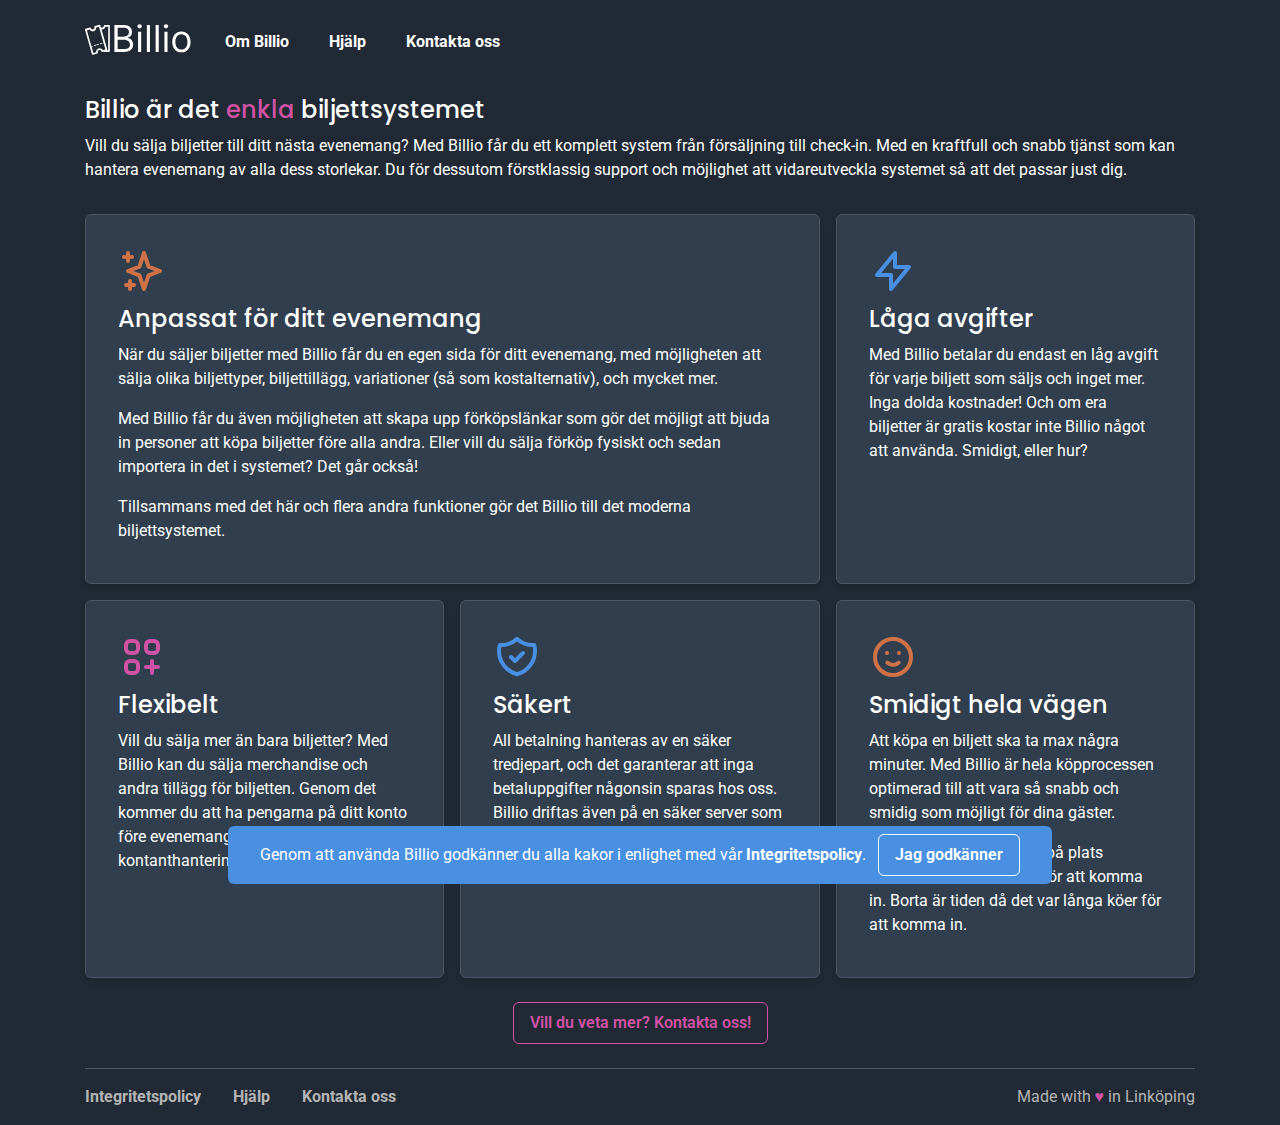
<file: about.html>
<!doctype html>
<html lang="sv">

<head>
    <meta charset="utf-8">
    <meta name="viewport" content="width=device-width, initial-scale=1">

    <!-- CSRF Token -->
    <meta name="csrf-token" content="gf869lZeG4kfcyvbWtFX0sTvMgBQZZTGCc0wYNRk">

    <title>Om oss | Billio</title>
    <meta name="description" content="Vill du sälja biljetter till ditt nästa evenemang? Med Billio får du ett komplett system från försäljning till check-in. Med en kraftfull och snabb tjänst som kan hantera evenemang av alla storlekar.">

    <link rel="shortcut icon" type="image/png" href="img/favicon.png">
    <meta property="og:type" content="website" />
    <meta property="og:title" content="Om oss | Billio" />
    <meta property="og:description" content="Vill du sälja biljetter till ditt nästa evenemang? Med Billio får du ett komplett system från försäljning till check-in. Med en kraftfull och snabb tjänst som kan hantera evenemang av alla storlekar." />
    <meta property="og:image" content="https://billio.app/img/billio-share.jpg" />

    <!-- Scripts -->
    <script src="js/app.js@id=925cad0fbf80ed5c2442" defer></script>

    <!-- Global site tag (gtag.js) - Google Analytics -->
    <script async src="https://www.googletagmanager.com/gtag/js?id=UA-129583569-1"></script>
    <script>
        window.dataLayer = window.dataLayer || [];

        function gtag() {
            dataLayer.push(arguments);
        }
        gtag('js', new Date());
        gtag('config', 'UA-129583569-1');
    </script>

    <!-- Fonts -->
    <link rel="preconnect" href="https://fonts.googleapis.com">
    <link rel="preconnect" href="https://fonts.gstatic.com" crossorigin>
    <link
        href="https://fonts.googleapis.com/css2?family=Poppins:ital,wght@0,100;0,200;0,300;0,400;0,500;0,600;0,700;0,800;0,900;1,100;1,200;1,300;1,400;1,500;1,600;1,700;1,800;1,900&family=Roboto:ital,wght@0,100;0,300;0,400;0,500;0,700;0,900;1,100;1,300;1,400;1,500;1,700;1,900&display=swap"
        rel="stylesheet">

    <!-- Styles -->
    <link href="css/app.css@id=e35f3efd5b0fe23a0d72.css" rel="stylesheet" data-turbolinks-track="true">

    <style >[wire\:loading], [wire\:loading\.delay], [wire\:loading\.inline-block], [wire\:loading\.inline], [wire\:loading\.block], [wire\:loading\.flex], [wire\:loading\.table], [wire\:loading\.grid], [wire\:loading\.inline-flex] {display: none;}[wire\:loading\.delay\.shortest], [wire\:loading\.delay\.shorter], [wire\:loading\.delay\.short], [wire\:loading\.delay\.long], [wire\:loading\.delay\.longer], [wire\:loading\.delay\.longest] {display:none;}[wire\:offline] {display: none;}[wire\:dirty]:not(textarea):not(input):not(select) {display: none;}input:-webkit-autofill, select:-webkit-autofill, textarea:-webkit-autofill {animation-duration: 50000s;animation-name: livewireautofill;}@keyframes livewireautofill { from {} }</style>
</head>

<body class="box-border bg-dark-grey">
    
    
    <header id="header">
        <div class="container mx-auto flex justify-between px-4 pb-4 pt-4 align-middle text-white lg:px-0">
            <div class="md:flex flex-row items-center">
                <h1>
                    <a href="index.html" class="block w-28">
                        <svg fill="none" xmlns="http://www.w3.org/2000/svg" viewBox="0 0 257 105">
                            <path
                                d="M67.486 82.4h22.336c14.61 0 20.647-7.124 20.647-16.42 0-9.78-6.762-15.093-12.436-15.455v-.604c5.312-1.449 10.021-4.95 10.021-12.919 0-9.055-6.037-16.42-18.956-16.42H67.486V82.4Zm7.486-6.64V54.267h15.213c8.09 0 13.16 5.433 13.16 11.712 0 5.433-3.743 9.78-13.523 9.78h-14.85Zm0-28.012V27.222h14.126c8.21 0 11.832 4.347 11.832 9.78 0 6.52-5.312 10.746-12.074 10.746H74.972ZM121.803 82.4h7.124V36.036h-7.124V82.4Zm3.622-54.09c2.777 0 5.071-2.174 5.071-4.83 0-2.657-2.294-4.83-5.071-4.83-2.777 0-5.071 2.173-5.071 4.83 0 2.656 2.294 4.83 5.071 4.83Zm23.673-7.728h-7.124V82.4h7.124V20.582Zm20.17 0h-7.123V82.4h7.123V20.582ZM182.316 82.4h7.123V36.036h-7.123V82.4Zm3.622-54.09c2.777 0 5.071-2.174 5.071-4.83 0-2.657-2.294-4.83-5.071-4.83-2.777 0-5.071 2.173-5.071 4.83 0 2.656 2.294 4.83 5.071 4.83Zm35.384 55.056c12.557 0 21.008-9.538 21.008-23.906 0-14.489-8.451-24.027-21.008-24.027-12.557 0-21.009 9.538-21.009 24.027 0 14.368 8.452 23.906 21.009 23.906Zm0-6.4c-9.538 0-13.885-8.21-13.885-17.506 0-9.297 4.347-17.628 13.885-17.628s13.885 8.33 13.885 17.628c0 9.297-4.347 17.507-13.885 17.507ZM55.274 20.44H45.109c-1.151 0-1.918.805-1.918 2.011 0 2.413-1.918 4.423-4.22 4.423-.959 0-1.726-.402-2.493-.804l-1.343-4.624c-.383-1.005-1.342-1.609-2.301-1.408l-9.974 2.815c-.959.402-1.534 1.408-1.342 2.413.575 2.212-.576 4.624-2.877 5.428-2.11.604-4.603-.603-5.179-3.015-.383-1.006-1.342-1.609-2.301-1.408l-9.782 3.016C.42 29.689-.155 30.694.037 31.7l15.919 55.893c.192.804.959 1.407 1.918 1.407h.575l9.782-3.016c.959-.402 1.534-1.407 1.342-2.412-.575-2.212.576-4.625 2.877-5.429 2.11-.603 4.603.603 5.179 3.016.383 1.005 1.342 1.608 2.301 1.407l3.26-1.005c0 .201.193.402.384.402.384.402.768.603 1.343.603h10.165c1.15 0 1.918-.804 1.918-2.01V22.25c0-1.005-.767-1.81-1.726-1.81ZM31.299 74.525c-3.644 1.206-5.945 4.624-5.753 8.444l-6.33 2.01L15.38 71.71l1.918-.603c.576-.2.768-.804.576-1.206-.192-.603-.767-.804-1.151-.603l-1.918.603L4.448 33.107l6.33-2.01c1.342 2.412 4.027 4.222 6.904 4.222.767 0 1.534-.201 2.302-.403 3.644-1.206 5.945-4.624 5.753-8.444l6.33-2.01 10.356 36.793c-.575.2-.767.804-.575 1.206.192.402.575.804.96.804h.19l3.837 13.27-2.493.804-3.836 1.206c-1.918-3.418-5.754-5.026-9.207-4.02Zm21.865 4.222h-2.302c.192-.402.384-1.005.192-1.608L37.821 30.694c.383 0 .767.201 1.15.201 3.644 0 6.905-2.613 7.672-6.433h6.713l-.192 54.284Z"
                                fill="#FFF" />
                            <path
                                d="m24.67 66.066-3.966 1.1c-.626.184-.834.734-.626 1.1.209.367.626.734 1.044.734h.208l3.966-1.1c.626-.184.834-.734.626-1.1 0-.734-.626-.917-1.252-.734ZM30.67 64.048l-3.966 1.107c-.626.184-.834.738-.626 1.107.209.369.626.738 1.044.738h.208l3.966-1.107c.626-.184.834-.738.626-1.107-.209-.553-.835-.922-1.252-.738ZM38.863 62.066l-4.017 1.1c-.634 0-.846.55-.846 1.1.212.367.634.734 1.057.734h.212l4.017-1.1c.635-.184.846-.734.635-1.1 0-.734-.423-.917-1.058-.734Z"
                                fill="#FFF" />
                        </svg>
                    </a>
                </h1>

                <nav class="md:ml-5">
                    <ul class="flex gap-4 md:gap-6 mt-2 md:mt-1.5 -ml-2 md:-ml-0">
                        <li><a class="hover:bg-slate-700 hover:transition-all inline-block hover:no-underline px-2 py-1 rounded-md" href="about.html">Om Billio</a></li>
                        <li><a class="hover:bg-slate-700 hover:transition-all inline-block hover:no-underline px-2 py-1 rounded-md" href="help.html">Hjälp</a></li>
                        <li><a class="hover:bg-slate-700 hover:transition-all inline-block hover:no-underline px-2 py-1 rounded-md" href="contact.html">Kontakta oss</a></li>
                    </ul>
                </nav>
            </div>

            <div class="items-center mt-1.5 hidden"><a href="https://billio.app/my-account" class="btn btn-white">Mina Sidor</a></div>
        </div>
    </header>
    <main class="container mx-auto mb-4 mt-4 px-4 xl:px-0">
    <h3 class="font-headline text-2xl font-medium text-white">Billio är det <span class="text-pink">enkla</span> biljettsystemet
</h3>
<p class="text-white mb-6">Vill du sälja biljetter till ditt nästa evenemang? Med Billio får du ett komplett system från försäljning till
    check-in. Med en kraftfull och snabb tjänst som kan hantera evenemang av alla dess storlekar. Du för dessutom förstklassig support och möjlighet att vidareutveckla systemet så att det passar just dig.</p>

<div class="gap-4 md:grid md:grid-cols-3 lg:px-0">
    <div class="col-span-2 rounded-md border border-gray-600 bg-light-grey p-4 md:p-8 text-white shadow-md mb-4 md:mb-0">
        <svg class="h-12 text-orange" xmlns="http://www.w3.org/2000/svg" fill="none" viewBox="0 0 24 24" stroke-width="2" stroke="currentColor" aria-hidden="true">
  <path stroke-linecap="round" stroke-linejoin="round" d="M5 3v4M3 5h4M6 17v4m-2-2h4m5-16l2.286 6.857L21 12l-5.714 2.143L13 21l-2.286-6.857L5 12l5.714-2.143L13 3z"/>
</svg>        <h3 class="pt-2 font-headline text-2xl font-medium">Anpassat för ditt evenemang</h3>
        <p>När du säljer biljetter med Billio får du en egen sida för ditt evenemang, med möjligheten att sälja olika
            biljettyper, biljettillägg, variationer (så som kostalternativ), och mycket mer.</p>

        <p>Med Billio får du även möjligheten att skapa upp förköpslänkar som gör det möjligt att bjuda in personer
            att köpa biljetter före alla andra. Eller vill du sälja förköp fysiskt och sedan importera in det i
            systemet? Det går också!</p>

        <p>Tillsammans med det här och flera andra funktioner gör det Billio till det moderna biljettsystemet.</p>
    </div>

    <div class="rounded-md border border-gray-600 bg-light-grey p-4 md:p-8 text-white shadow-md mb-4 md:mb-0">
        <svg class="h-12 text-blue" xmlns="http://www.w3.org/2000/svg" fill="none" viewBox="0 0 24 24" stroke-width="2" stroke="currentColor" aria-hidden="true">
  <path stroke-linecap="round" stroke-linejoin="round" d="M13 10V3L4 14h7v7l9-11h-7z"/>
</svg>        <h3 class="pt-2 font-headline text-2xl font-medium">Låga avgifter</h3>
        <p>Med Billio betalar du endast en låg avgift för varje biljett som säljs och inget mer. Inga dolda
            kostnader! Och om era biljetter är gratis kostar inte Billio något att använda. Smidigt, eller hur?
        </p>
    </div>

    <div class="rounded-md border border-gray-600 bg-light-grey p-4 md:p-8 text-white shadow-md mb-4 md:mb-0">
        <svg class="h-12 text-pink" xmlns="http://www.w3.org/2000/svg" fill="none" viewBox="0 0 24 24" stroke-width="2" stroke="currentColor" aria-hidden="true">
  <path stroke-linecap="round" stroke-linejoin="round" d="M17 14v6m-3-3h6M6 10h2a2 2 0 002-2V6a2 2 0 00-2-2H6a2 2 0 00-2 2v2a2 2 0 002 2zm10 0h2a2 2 0 002-2V6a2 2 0 00-2-2h-2a2 2 0 00-2 2v2a2 2 0 002 2zM6 20h2a2 2 0 002-2v-2a2 2 0 00-2-2H6a2 2 0 00-2 2v2a2 2 0 002 2z"/>
</svg>        <h3 class="pt-2 font-headline text-2xl font-medium">Flexibelt</h3>
        <p>Vill du sälja mer än bara biljetter? Med Billio kan du sälja merchandise och andra tillägg för
            biljetten. Genom det kommer du att ha pengarna på ditt konto före evenemanget och reducera din
            kontanthantering.</p>
    </div>

    <div class="rounded-md border border-gray-600 bg-light-grey p-4 md:p-8 text-white shadow-md mb-4 md:mb-0">
        <svg class="h-12 text-blue" xmlns="http://www.w3.org/2000/svg" fill="none" viewBox="0 0 24 24" stroke-width="2" stroke="currentColor" aria-hidden="true">
  <path stroke-linecap="round" stroke-linejoin="round" d="M9 12l2 2 4-4m5.618-4.016A11.955 11.955 0 0112 2.944a11.955 11.955 0 01-8.618 3.04A12.02 12.02 0 003 9c0 5.591 3.824 10.29 9 11.622 5.176-1.332 9-6.03 9-11.622 0-1.042-.133-2.052-.382-3.016z"/>
</svg>        <h3 class="pt-2 font-headline text-2xl font-medium">Säkert</h3>
        <p>All betalning hanteras av en säker tredjepart, och det garanterar att inga betaluppgifter någonsin
            sparas hos oss. Billio driftas även på en säker server som rutinmässigt kontrolleras efter
            säkerhetsluckor.</p>
    </div>

    <div class="rounded-md border border-gray-600 bg-light-grey p-4 md:p-8 text-white shadow-md mb-4 md:mb-0">
        <svg class="h-12 text-orange" xmlns="http://www.w3.org/2000/svg" fill="none" viewBox="0 0 24 24" stroke-width="2" stroke="currentColor" aria-hidden="true">
  <path stroke-linecap="round" stroke-linejoin="round" d="M14.828 14.828a4 4 0 01-5.656 0M9 10h.01M15 10h.01M21 12a9 9 0 11-18 0 9 9 0 0118 0z"/>
</svg>        <h3 class="pt-2 font-headline text-2xl font-medium">Smidigt hela vägen</h3>
        <p>Att köpa en biljett ska ta max några minuter. Med Billio är hela köpprocessen optimerad till att vara så
            snabb och smidig som möjligt för dina gäster.</p>

        <p>Sedan när dina gäster är på plats scannar dom en QR-kod för att komma in. Borta är tiden då det var långa
            köer för att komma in.</p>
    </div>
</div>

<p class="mt-4 text-center"><a href="cdn-cgi/l/email-protection.html#650d0c25070c09090c0a4b041515" class="btn btn-pink">Vill du veta mer? Kontakta oss!</a></p>
</main>
<section class="bg-dark-grey text-grey" id="footer">
        <div class="container mx-auto justify-between border-t border-gray-600 py-4 px-4 md:flex xl:px-0">
            <div class="flex space-x-8">
                <a href="privacy-policy.html">Integritetspolicy</a>
                <a href="help.html">Hjälp</a>
                <a href="contact.html">Kontakta oss</a>
            </div>
            <a href="https://wheresmar.co" target="_blank" rel="noopener noreferrer" class="font-normal">Made with <span
                    class="text-pink">♥</span>
                in Linköping</a>
        </div>
    </section>

    <div class="js-cookie-consent fixed bottom-0 flex w-full justify-center md:bottom-4">
    <div class="cookie-bar bg-blue px-4 text-white md:rounded-md md:px-8 md:text-center">
        <p>Genom att använda Billio godkänner du alla kakor i enlighet med vår <a href="privacy-policy.html">Integritetspolicy</a>. <a class="js-cookie-consent-agree btn btn-white mt-2 w-full text-center md:mt-0 md:ml-2 md:w-auto">Jag godkänner</a></p>
    </div>
</div>

    <script data-cfasync="false" src="cdn-cgi/scripts/5c5dd728/cloudflare-static/email-decode.min.js"></script><script>

        window.laravelCookieConsent = (function () {

            const COOKIE_VALUE = 1;
            const COOKIE_DOMAIN = 'billio.app';

            function consentWithCookies() {
                setCookie('laravel_cookie_consent', COOKIE_VALUE, 7300);
                hideCookieDialog();
            }

            function cookieExists(name) {
                return (document.cookie.split('; ').indexOf(name + '=' + COOKIE_VALUE) !== -1);
            }

            function hideCookieDialog() {
                const dialogs = document.getElementsByClassName('js-cookie-consent');

                for (let i = 0; i < dialogs.length; ++i) {
                    dialogs[i].style.display = 'none';
                }
            }

            function setCookie(name, value, expirationInDays) {
                const date = new Date();
                date.setTime(date.getTime() + (expirationInDays * 24 * 60 * 60 * 1000));
                document.cookie = name + '=' + value
                    + ';expires=' + date.toUTCString()
                    + ';domain=' + COOKIE_DOMAIN
                    + ';path=/'
                    + '';
            }

            if (cookieExists('laravel_cookie_consent')) {
                hideCookieDialog();
            }

            const buttons = document.getElementsByClassName('js-cookie-consent-agree');

            for (let i = 0; i < buttons.length; ++i) {
                buttons[i].addEventListener('click', consentWithCookies);
            }

            return {
                consentWithCookies: consentWithCookies,
                hideCookieDialog: hideCookieDialog
            };
        })();
    </script>


    <script src="livewire/livewire.js@id=de3fca26689cb5a39af4" data-turbo-eval="false" data-turbolinks-eval="false" ></script><script data-turbo-eval="false" data-turbolinks-eval="false" >window.livewire = new Livewire();window.Livewire = window.livewire;window.livewire_app_url = '';window.livewire_token = 'gf869lZeG4kfcyvbWtFX0sTvMgBQZZTGCc0wYNRk';window.deferLoadingAlpine = function (callback) {window.addEventListener('livewire:load', function () {callback();});};let started = false;window.addEventListener('alpine:initializing', function () {if (! started) {window.livewire.start();started = true;}});document.addEventListener("DOMContentLoaded", function () {if (! started) {window.livewire.start();started = true;}});</script>
        </body>

    </html>
</file>
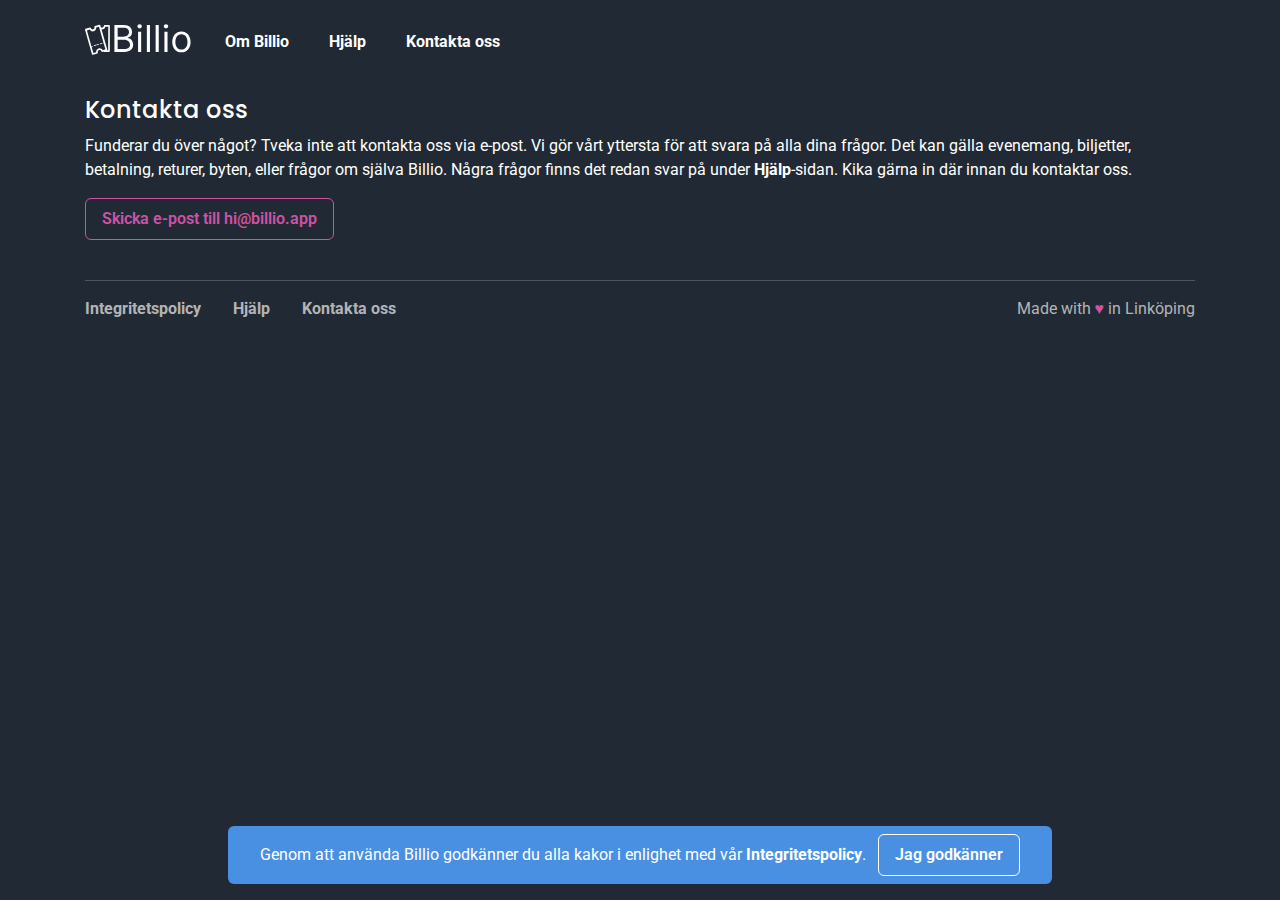
<file: contact.html>
<!doctype html>
<html lang="sv">

<head>
    <meta charset="utf-8">
    <meta name="viewport" content="width=device-width, initial-scale=1">

    <!-- CSRF Token -->
    <meta name="csrf-token" content="gf869lZeG4kfcyvbWtFX0sTvMgBQZZTGCc0wYNRk">

    <title>Kontakta oss | Billio</title>
    <meta name="description" content="Vill du sälja biljetter till ditt nästa evenemang? Med Billio får du ett komplett system från försäljning till check-in. Med en kraftfull och snabb tjänst som kan hantera evenemang av alla storlekar.">

    <link rel="shortcut icon" type="image/png" href="img/favicon.png">
    <meta property="og:type" content="website" />
    <meta property="og:title" content="Kontakta oss | Billio" />
    <meta property="og:description" content="Vill du sälja biljetter till ditt nästa evenemang? Med Billio får du ett komplett system från försäljning till check-in. Med en kraftfull och snabb tjänst som kan hantera evenemang av alla storlekar." />
    <meta property="og:image" content="https://billio.app/img/billio-share.jpg" />

    <!-- Scripts -->
    <script src="js/app.js@id=925cad0fbf80ed5c2442" defer></script>

    <!-- Global site tag (gtag.js) - Google Analytics -->
    <script async src="https://www.googletagmanager.com/gtag/js?id=UA-129583569-1"></script>
    <script>
        window.dataLayer = window.dataLayer || [];

        function gtag() {
            dataLayer.push(arguments);
        }
        gtag('js', new Date());
        gtag('config', 'UA-129583569-1');
    </script>

    <!-- Fonts -->
    <link rel="preconnect" href="https://fonts.googleapis.com">
    <link rel="preconnect" href="https://fonts.gstatic.com" crossorigin>
    <link
        href="https://fonts.googleapis.com/css2?family=Poppins:ital,wght@0,100;0,200;0,300;0,400;0,500;0,600;0,700;0,800;0,900;1,100;1,200;1,300;1,400;1,500;1,600;1,700;1,800;1,900&family=Roboto:ital,wght@0,100;0,300;0,400;0,500;0,700;0,900;1,100;1,300;1,400;1,500;1,700;1,900&display=swap"
        rel="stylesheet">

    <!-- Styles -->
    <link href="css/app.css@id=e35f3efd5b0fe23a0d72.css" rel="stylesheet" data-turbolinks-track="true">

    <style >[wire\:loading], [wire\:loading\.delay], [wire\:loading\.inline-block], [wire\:loading\.inline], [wire\:loading\.block], [wire\:loading\.flex], [wire\:loading\.table], [wire\:loading\.grid], [wire\:loading\.inline-flex] {display: none;}[wire\:loading\.delay\.shortest], [wire\:loading\.delay\.shorter], [wire\:loading\.delay\.short], [wire\:loading\.delay\.long], [wire\:loading\.delay\.longer], [wire\:loading\.delay\.longest] {display:none;}[wire\:offline] {display: none;}[wire\:dirty]:not(textarea):not(input):not(select) {display: none;}input:-webkit-autofill, select:-webkit-autofill, textarea:-webkit-autofill {animation-duration: 50000s;animation-name: livewireautofill;}@keyframes livewireautofill { from {} }</style>
</head>

<body class="box-border bg-dark-grey">
    
    
    <header id="header">
        <div class="container mx-auto flex justify-between px-4 pb-4 pt-4 align-middle text-white lg:px-0">
            <div class="md:flex flex-row items-center">
                <h1>
                    <a href="index.html" class="block w-28">
                        <svg fill="none" xmlns="http://www.w3.org/2000/svg" viewBox="0 0 257 105">
                            <path
                                d="M67.486 82.4h22.336c14.61 0 20.647-7.124 20.647-16.42 0-9.78-6.762-15.093-12.436-15.455v-.604c5.312-1.449 10.021-4.95 10.021-12.919 0-9.055-6.037-16.42-18.956-16.42H67.486V82.4Zm7.486-6.64V54.267h15.213c8.09 0 13.16 5.433 13.16 11.712 0 5.433-3.743 9.78-13.523 9.78h-14.85Zm0-28.012V27.222h14.126c8.21 0 11.832 4.347 11.832 9.78 0 6.52-5.312 10.746-12.074 10.746H74.972ZM121.803 82.4h7.124V36.036h-7.124V82.4Zm3.622-54.09c2.777 0 5.071-2.174 5.071-4.83 0-2.657-2.294-4.83-5.071-4.83-2.777 0-5.071 2.173-5.071 4.83 0 2.656 2.294 4.83 5.071 4.83Zm23.673-7.728h-7.124V82.4h7.124V20.582Zm20.17 0h-7.123V82.4h7.123V20.582ZM182.316 82.4h7.123V36.036h-7.123V82.4Zm3.622-54.09c2.777 0 5.071-2.174 5.071-4.83 0-2.657-2.294-4.83-5.071-4.83-2.777 0-5.071 2.173-5.071 4.83 0 2.656 2.294 4.83 5.071 4.83Zm35.384 55.056c12.557 0 21.008-9.538 21.008-23.906 0-14.489-8.451-24.027-21.008-24.027-12.557 0-21.009 9.538-21.009 24.027 0 14.368 8.452 23.906 21.009 23.906Zm0-6.4c-9.538 0-13.885-8.21-13.885-17.506 0-9.297 4.347-17.628 13.885-17.628s13.885 8.33 13.885 17.628c0 9.297-4.347 17.507-13.885 17.507ZM55.274 20.44H45.109c-1.151 0-1.918.805-1.918 2.011 0 2.413-1.918 4.423-4.22 4.423-.959 0-1.726-.402-2.493-.804l-1.343-4.624c-.383-1.005-1.342-1.609-2.301-1.408l-9.974 2.815c-.959.402-1.534 1.408-1.342 2.413.575 2.212-.576 4.624-2.877 5.428-2.11.604-4.603-.603-5.179-3.015-.383-1.006-1.342-1.609-2.301-1.408l-9.782 3.016C.42 29.689-.155 30.694.037 31.7l15.919 55.893c.192.804.959 1.407 1.918 1.407h.575l9.782-3.016c.959-.402 1.534-1.407 1.342-2.412-.575-2.212.576-4.625 2.877-5.429 2.11-.603 4.603.603 5.179 3.016.383 1.005 1.342 1.608 2.301 1.407l3.26-1.005c0 .201.193.402.384.402.384.402.768.603 1.343.603h10.165c1.15 0 1.918-.804 1.918-2.01V22.25c0-1.005-.767-1.81-1.726-1.81ZM31.299 74.525c-3.644 1.206-5.945 4.624-5.753 8.444l-6.33 2.01L15.38 71.71l1.918-.603c.576-.2.768-.804.576-1.206-.192-.603-.767-.804-1.151-.603l-1.918.603L4.448 33.107l6.33-2.01c1.342 2.412 4.027 4.222 6.904 4.222.767 0 1.534-.201 2.302-.403 3.644-1.206 5.945-4.624 5.753-8.444l6.33-2.01 10.356 36.793c-.575.2-.767.804-.575 1.206.192.402.575.804.96.804h.19l3.837 13.27-2.493.804-3.836 1.206c-1.918-3.418-5.754-5.026-9.207-4.02Zm21.865 4.222h-2.302c.192-.402.384-1.005.192-1.608L37.821 30.694c.383 0 .767.201 1.15.201 3.644 0 6.905-2.613 7.672-6.433h6.713l-.192 54.284Z"
                                fill="#FFF" />
                            <path
                                d="m24.67 66.066-3.966 1.1c-.626.184-.834.734-.626 1.1.209.367.626.734 1.044.734h.208l3.966-1.1c.626-.184.834-.734.626-1.1 0-.734-.626-.917-1.252-.734ZM30.67 64.048l-3.966 1.107c-.626.184-.834.738-.626 1.107.209.369.626.738 1.044.738h.208l3.966-1.107c.626-.184.834-.738.626-1.107-.209-.553-.835-.922-1.252-.738ZM38.863 62.066l-4.017 1.1c-.634 0-.846.55-.846 1.1.212.367.634.734 1.057.734h.212l4.017-1.1c.635-.184.846-.734.635-1.1 0-.734-.423-.917-1.058-.734Z"
                                fill="#FFF" />
                        </svg>
                    </a>
                </h1>

                <nav class="md:ml-5">
                    <ul class="flex gap-4 md:gap-6 mt-2 md:mt-1.5 -ml-2 md:-ml-0">
                        <li><a class="hover:bg-slate-700 hover:transition-all inline-block hover:no-underline px-2 py-1 rounded-md" href="about.html">Om Billio</a></li>
                        <li><a class="hover:bg-slate-700 hover:transition-all inline-block hover:no-underline px-2 py-1 rounded-md" href="help.html">Hjälp</a></li>
                        <li><a class="hover:bg-slate-700 hover:transition-all inline-block hover:no-underline px-2 py-1 rounded-md" href="contact.html">Kontakta oss</a></li>
                    </ul>
                </nav>
            </div>

            <div class="items-center mt-1.5 hidden"><a href="https://billio.app/my-account" class="btn btn-white">Mina Sidor</a></div>
        </div>
    </header>
        <main class="container mx-auto mb-8 mt-4 px-4 xl:px-0 text-white">
        <h2 class="font-headline text-2xl font-medium">Kontakta oss</h2>
        <p>Funderar du över något? Tveka inte att kontakta oss via e-post. Vi gör vårt yttersta för att svara på alla dina frågor. Det kan gälla evenemang, biljetter, betalning, returer, byten, eller frågor om själva Billio. Några frågor finns det redan svar på under <a href="help.html">Hjälp</a>-sidan. Kika gärna in där innan du kontaktar oss.</p>

        <p><a href="cdn-cgi/l/email-protection.html#a6cecfe6c4cfcacacfc988c7d6d6" class="btn btn-pink">Skicka e-post till <span class="__cf_email__" data-cfemail="7018193012191c1c191f5e110000">[email&#160;protected]</span></a></p>
    </main>
<section class="bg-dark-grey text-grey" id="footer">
        <div class="container mx-auto justify-between border-t border-gray-600 py-4 px-4 md:flex xl:px-0">
            <div class="flex space-x-8">
                <a href="privacy-policy.html">Integritetspolicy</a>
                <a href="help.html">Hjälp</a>
                <a href="contact.html">Kontakta oss</a>
            </div>
            <a href="https://wheresmar.co" target="_blank" rel="noopener noreferrer" class="font-normal">Made with <span
                    class="text-pink">♥</span>
                in Linköping</a>
        </div>
    </section>

    <div class="js-cookie-consent fixed bottom-0 flex w-full justify-center md:bottom-4">
    <div class="cookie-bar bg-blue px-4 text-white md:rounded-md md:px-8 md:text-center">
        <p>Genom att använda Billio godkänner du alla kakor i enlighet med vår <a href="privacy-policy.html">Integritetspolicy</a>. <a class="js-cookie-consent-agree btn btn-white mt-2 w-full text-center md:mt-0 md:ml-2 md:w-auto">Jag godkänner</a></p>
    </div>
</div>

    <script data-cfasync="false" src="cdn-cgi/scripts/5c5dd728/cloudflare-static/email-decode.min.js"></script><script>

        window.laravelCookieConsent = (function () {

            const COOKIE_VALUE = 1;
            const COOKIE_DOMAIN = 'billio.app';

            function consentWithCookies() {
                setCookie('laravel_cookie_consent', COOKIE_VALUE, 7300);
                hideCookieDialog();
            }

            function cookieExists(name) {
                return (document.cookie.split('; ').indexOf(name + '=' + COOKIE_VALUE) !== -1);
            }

            function hideCookieDialog() {
                const dialogs = document.getElementsByClassName('js-cookie-consent');

                for (let i = 0; i < dialogs.length; ++i) {
                    dialogs[i].style.display = 'none';
                }
            }

            function setCookie(name, value, expirationInDays) {
                const date = new Date();
                date.setTime(date.getTime() + (expirationInDays * 24 * 60 * 60 * 1000));
                document.cookie = name + '=' + value
                    + ';expires=' + date.toUTCString()
                    + ';domain=' + COOKIE_DOMAIN
                    + ';path=/'
                    + '';
            }

            if (cookieExists('laravel_cookie_consent')) {
                hideCookieDialog();
            }

            const buttons = document.getElementsByClassName('js-cookie-consent-agree');

            for (let i = 0; i < buttons.length; ++i) {
                buttons[i].addEventListener('click', consentWithCookies);
            }

            return {
                consentWithCookies: consentWithCookies,
                hideCookieDialog: hideCookieDialog
            };
        })();
    </script>


    <script src="livewire/livewire.js@id=de3fca26689cb5a39af4" data-turbo-eval="false" data-turbolinks-eval="false" ></script><script data-turbo-eval="false" data-turbolinks-eval="false" >window.livewire = new Livewire();window.Livewire = window.livewire;window.livewire_app_url = '';window.livewire_token = 'gf869lZeG4kfcyvbWtFX0sTvMgBQZZTGCc0wYNRk';window.deferLoadingAlpine = function (callback) {window.addEventListener('livewire:load', function () {callback();});};let started = false;window.addEventListener('alpine:initializing', function () {if (! started) {window.livewire.start();started = true;}});document.addEventListener("DOMContentLoaded", function () {if (! started) {window.livewire.start();started = true;}});</script>
        </body>

    </html>
</file>
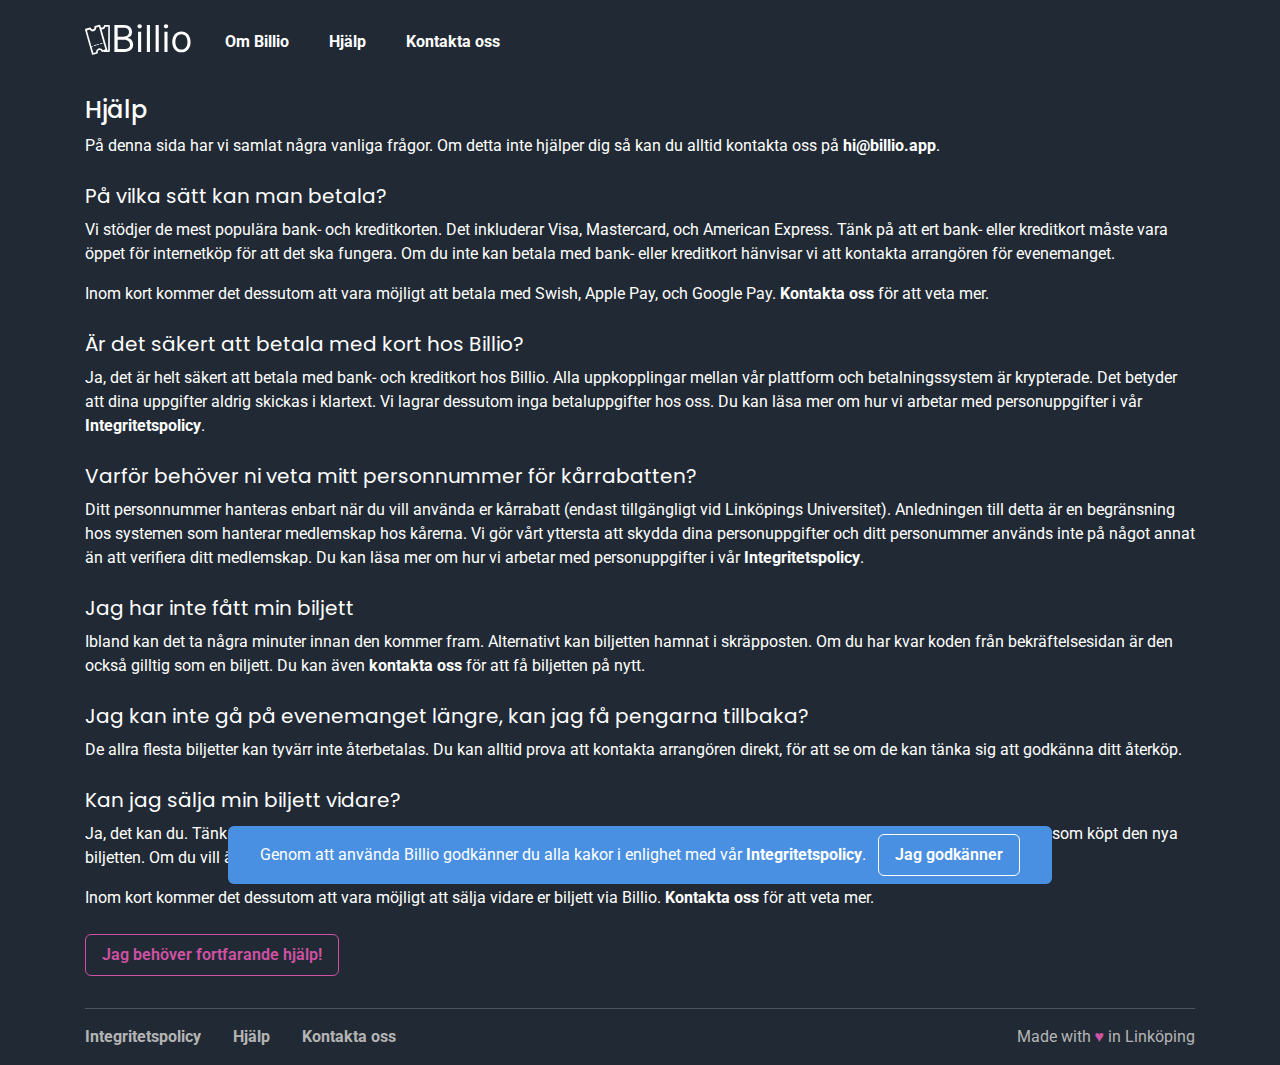
<file: help.html>
<!doctype html>
<html lang="sv">

<head>
    <meta charset="utf-8">
    <meta name="viewport" content="width=device-width, initial-scale=1">

    <!-- CSRF Token -->
    <meta name="csrf-token" content="gf869lZeG4kfcyvbWtFX0sTvMgBQZZTGCc0wYNRk">

    <title>Hjälp | Billio</title>
    <meta name="description" content="Vill du sälja biljetter till ditt nästa evenemang? Med Billio får du ett komplett system från försäljning till check-in. Med en kraftfull och snabb tjänst som kan hantera evenemang av alla storlekar.">

    <link rel="shortcut icon" type="image/png" href="img/favicon.png">
    <meta property="og:type" content="website" />
    <meta property="og:title" content="Hjälp | Billio" />
    <meta property="og:description" content="Vill du sälja biljetter till ditt nästa evenemang? Med Billio får du ett komplett system från försäljning till check-in. Med en kraftfull och snabb tjänst som kan hantera evenemang av alla storlekar." />
    <meta property="og:image" content="https://billio.app/img/billio-share.jpg" />

    <!-- Scripts -->
    <script src="js/app.js@id=925cad0fbf80ed5c2442" defer></script>

    <!-- Global site tag (gtag.js) - Google Analytics -->
    <script async src="https://www.googletagmanager.com/gtag/js?id=UA-129583569-1"></script>
    <script>
        window.dataLayer = window.dataLayer || [];

        function gtag() {
            dataLayer.push(arguments);
        }
        gtag('js', new Date());
        gtag('config', 'UA-129583569-1');
    </script>

    <!-- Fonts -->
    <link rel="preconnect" href="https://fonts.googleapis.com">
    <link rel="preconnect" href="https://fonts.gstatic.com" crossorigin>
    <link
        href="https://fonts.googleapis.com/css2?family=Poppins:ital,wght@0,100;0,200;0,300;0,400;0,500;0,600;0,700;0,800;0,900;1,100;1,200;1,300;1,400;1,500;1,600;1,700;1,800;1,900&family=Roboto:ital,wght@0,100;0,300;0,400;0,500;0,700;0,900;1,100;1,300;1,400;1,500;1,700;1,900&display=swap"
        rel="stylesheet">

    <!-- Styles -->
    <link href="css/app.css@id=e35f3efd5b0fe23a0d72.css" rel="stylesheet" data-turbolinks-track="true">

    <style >[wire\:loading], [wire\:loading\.delay], [wire\:loading\.inline-block], [wire\:loading\.inline], [wire\:loading\.block], [wire\:loading\.flex], [wire\:loading\.table], [wire\:loading\.grid], [wire\:loading\.inline-flex] {display: none;}[wire\:loading\.delay\.shortest], [wire\:loading\.delay\.shorter], [wire\:loading\.delay\.short], [wire\:loading\.delay\.long], [wire\:loading\.delay\.longer], [wire\:loading\.delay\.longest] {display:none;}[wire\:offline] {display: none;}[wire\:dirty]:not(textarea):not(input):not(select) {display: none;}input:-webkit-autofill, select:-webkit-autofill, textarea:-webkit-autofill {animation-duration: 50000s;animation-name: livewireautofill;}@keyframes livewireautofill { from {} }</style>
</head>

<body class="box-border bg-dark-grey">
    
    
    <header id="header">
        <div class="container mx-auto flex justify-between px-4 pb-4 pt-4 align-middle text-white lg:px-0">
            <div class="md:flex flex-row items-center">
                <h1>
                    <a href="index.html" class="block w-28">
                        <svg fill="none" xmlns="http://www.w3.org/2000/svg" viewBox="0 0 257 105">
                            <path
                                d="M67.486 82.4h22.336c14.61 0 20.647-7.124 20.647-16.42 0-9.78-6.762-15.093-12.436-15.455v-.604c5.312-1.449 10.021-4.95 10.021-12.919 0-9.055-6.037-16.42-18.956-16.42H67.486V82.4Zm7.486-6.64V54.267h15.213c8.09 0 13.16 5.433 13.16 11.712 0 5.433-3.743 9.78-13.523 9.78h-14.85Zm0-28.012V27.222h14.126c8.21 0 11.832 4.347 11.832 9.78 0 6.52-5.312 10.746-12.074 10.746H74.972ZM121.803 82.4h7.124V36.036h-7.124V82.4Zm3.622-54.09c2.777 0 5.071-2.174 5.071-4.83 0-2.657-2.294-4.83-5.071-4.83-2.777 0-5.071 2.173-5.071 4.83 0 2.656 2.294 4.83 5.071 4.83Zm23.673-7.728h-7.124V82.4h7.124V20.582Zm20.17 0h-7.123V82.4h7.123V20.582ZM182.316 82.4h7.123V36.036h-7.123V82.4Zm3.622-54.09c2.777 0 5.071-2.174 5.071-4.83 0-2.657-2.294-4.83-5.071-4.83-2.777 0-5.071 2.173-5.071 4.83 0 2.656 2.294 4.83 5.071 4.83Zm35.384 55.056c12.557 0 21.008-9.538 21.008-23.906 0-14.489-8.451-24.027-21.008-24.027-12.557 0-21.009 9.538-21.009 24.027 0 14.368 8.452 23.906 21.009 23.906Zm0-6.4c-9.538 0-13.885-8.21-13.885-17.506 0-9.297 4.347-17.628 13.885-17.628s13.885 8.33 13.885 17.628c0 9.297-4.347 17.507-13.885 17.507ZM55.274 20.44H45.109c-1.151 0-1.918.805-1.918 2.011 0 2.413-1.918 4.423-4.22 4.423-.959 0-1.726-.402-2.493-.804l-1.343-4.624c-.383-1.005-1.342-1.609-2.301-1.408l-9.974 2.815c-.959.402-1.534 1.408-1.342 2.413.575 2.212-.576 4.624-2.877 5.428-2.11.604-4.603-.603-5.179-3.015-.383-1.006-1.342-1.609-2.301-1.408l-9.782 3.016C.42 29.689-.155 30.694.037 31.7l15.919 55.893c.192.804.959 1.407 1.918 1.407h.575l9.782-3.016c.959-.402 1.534-1.407 1.342-2.412-.575-2.212.576-4.625 2.877-5.429 2.11-.603 4.603.603 5.179 3.016.383 1.005 1.342 1.608 2.301 1.407l3.26-1.005c0 .201.193.402.384.402.384.402.768.603 1.343.603h10.165c1.15 0 1.918-.804 1.918-2.01V22.25c0-1.005-.767-1.81-1.726-1.81ZM31.299 74.525c-3.644 1.206-5.945 4.624-5.753 8.444l-6.33 2.01L15.38 71.71l1.918-.603c.576-.2.768-.804.576-1.206-.192-.603-.767-.804-1.151-.603l-1.918.603L4.448 33.107l6.33-2.01c1.342 2.412 4.027 4.222 6.904 4.222.767 0 1.534-.201 2.302-.403 3.644-1.206 5.945-4.624 5.753-8.444l6.33-2.01 10.356 36.793c-.575.2-.767.804-.575 1.206.192.402.575.804.96.804h.19l3.837 13.27-2.493.804-3.836 1.206c-1.918-3.418-5.754-5.026-9.207-4.02Zm21.865 4.222h-2.302c.192-.402.384-1.005.192-1.608L37.821 30.694c.383 0 .767.201 1.15.201 3.644 0 6.905-2.613 7.672-6.433h6.713l-.192 54.284Z"
                                fill="#FFF" />
                            <path
                                d="m24.67 66.066-3.966 1.1c-.626.184-.834.734-.626 1.1.209.367.626.734 1.044.734h.208l3.966-1.1c.626-.184.834-.734.626-1.1 0-.734-.626-.917-1.252-.734ZM30.67 64.048l-3.966 1.107c-.626.184-.834.738-.626 1.107.209.369.626.738 1.044.738h.208l3.966-1.107c.626-.184.834-.738.626-1.107-.209-.553-.835-.922-1.252-.738ZM38.863 62.066l-4.017 1.1c-.634 0-.846.55-.846 1.1.212.367.634.734 1.057.734h.212l4.017-1.1c.635-.184.846-.734.635-1.1 0-.734-.423-.917-1.058-.734Z"
                                fill="#FFF" />
                        </svg>
                    </a>
                </h1>

                <nav class="md:ml-5">
                    <ul class="flex gap-4 md:gap-6 mt-2 md:mt-1.5 -ml-2 md:-ml-0">
                        <li><a class="hover:bg-slate-700 hover:transition-all inline-block hover:no-underline px-2 py-1 rounded-md" href="about.html">Om Billio</a></li>
                        <li><a class="hover:bg-slate-700 hover:transition-all inline-block hover:no-underline px-2 py-1 rounded-md" href="help.html">Hjälp</a></li>
                        <li><a class="hover:bg-slate-700 hover:transition-all inline-block hover:no-underline px-2 py-1 rounded-md" href="contact.html">Kontakta oss</a></li>
                    </ul>
                </nav>
            </div>

            <div class="items-center mt-1.5 hidden"><a href="https://billio.app/my-account" class="btn btn-white">Mina Sidor</a></div>
        </div>
    </header>
        <main class="container mx-auto mb-8 mt-4 px-4 text-white xl:px-0">
        <h2 class="font-headline text-2xl font-medium">Hjälp</h2>
        <p>På denna sida har vi samlat några vanliga frågor. Om detta inte hjälper dig så kan du alltid kontakta oss på <a href="cdn-cgi/l/email-protection.html#c3abaa83a1aaafafaaaceda2b3b3"><span class="__cf_email__" data-cfemail="9df5f4ddfff4f1f1f4f2b3fceded">[email&#160;protected]</span></a>.</p>

        <h3 class="mt-4 font-headline text-xl">På vilka sätt kan man betala?</h3>
        <p>Vi stödjer de mest populära bank- och kreditkorten. Det inkluderar Visa, Mastercard, och American Express. Tänk
            på att ert bank- eller kreditkort måste vara öppet för internetköp för att det ska fungera. Om du inte kan
            betala med bank- eller kreditkort hänvisar vi att kontakta arrangören för evenemanget.</p>

        <p>Inom kort kommer det dessutom att vara möjligt att betala med Swish, Apple Pay, och Google Pay. <a href="contact.html">Kontakta
                oss</a> för att veta mer.</p>

        <h3 class="mt-4 font-headline text-xl">Är det säkert att betala med kort hos Billio?</h3>
        <p>Ja, det är helt säkert att betala med bank- och kreditkort hos Billio. Alla uppkopplingar mellan vår plattform
            och betalningssystem är krypterade. Det betyder att dina uppgifter aldrig skickas i klartext. Vi lagrar dessutom
            inga betaluppgifter hos oss. Du kan läsa mer om hur vi arbetar med personuppgifter i vår <a
                href="privacy-policy.html">Integritetspolicy</a>.</p>

        <h3 class="mt-4 font-headline text-xl">Varför behöver ni veta mitt personnummer för kårrabatten?</h3>
        <p>Ditt personnummer hanteras enbart när du vill använda er kårrabatt (endast tillgängligt vid Linköpings
            Universitet). Anledningen till detta är en begränsning hos systemen som hanterar medlemskap hos kårerna. Vi gör
            vårt yttersta att skydda dina personuppgifter och ditt personummer används inte på något annat än att verifiera
            ditt medlemskap. Du kan läsa mer om hur vi arbetar med personuppgifter i vår <a
                href="privacy-policy.html">Integritetspolicy</a>.</p>

        <h3 class="mt-4 font-headline text-xl">Jag har inte fått min biljett</h3>
        <p>Ibland kan det ta några minuter innan den kommer fram. Alternativt kan biljetten hamnat i skräpposten. Om du har
            kvar koden från bekräftelsesidan är den också gilltig som en biljett. Du kan även <a
                href="contact.html">kontakta oss</a> för att få biljetten på nytt.</p>

        <h3 class="mt-4 font-headline text-xl">Jag kan inte gå på evenemanget längre, kan jag få pengarna tillbaka?</h3>
        <p>De allra flesta biljetter kan tyvärr inte återbetalas. Du kan alltid prova att kontakta arrangören direkt, för
            att se om de kan tänka sig att godkänna ditt återköp.</p>

        <h3 class="mt-4 font-headline text-xl">Kan jag sälja min biljett vidare?</h3>
        <p>Ja, det kan du. Tänk på att informera den nya biljettinnehavaren att uppge ditt namn vid incheckning då vi har
            ingen information om vem som köpt den nya biljetten. Om du vill ändra innehavaren av biljetten kan ni <a
                href="contact.html">kontakta oss</a> så hjälper vi till med det.</p>

        <p>Inom kort kommer det dessutom att vara möjligt att sälja vidare er biljett via Billio. <a
                href="contact.html">Kontakta oss</a> för att veta mer.</p>

        <a href="contact.html" class="btn btn-pink mt-4">Jag behöver fortfarande hjälp!</a>
    </main>
<section class="bg-dark-grey text-grey" id="footer">
        <div class="container mx-auto justify-between border-t border-gray-600 py-4 px-4 md:flex xl:px-0">
            <div class="flex space-x-8">
                <a href="privacy-policy.html">Integritetspolicy</a>
                <a href="help.html">Hjälp</a>
                <a href="contact.html">Kontakta oss</a>
            </div>
            <a href="https://wheresmar.co" target="_blank" rel="noopener noreferrer" class="font-normal">Made with <span
                    class="text-pink">♥</span>
                in Linköping</a>
        </div>
    </section>

    <div class="js-cookie-consent fixed bottom-0 flex w-full justify-center md:bottom-4">
    <div class="cookie-bar bg-blue px-4 text-white md:rounded-md md:px-8 md:text-center">
        <p>Genom att använda Billio godkänner du alla kakor i enlighet med vår <a href="privacy-policy.html">Integritetspolicy</a>. <a class="js-cookie-consent-agree btn btn-white mt-2 w-full text-center md:mt-0 md:ml-2 md:w-auto">Jag godkänner</a></p>
    </div>
</div>

    <script data-cfasync="false" src="cdn-cgi/scripts/5c5dd728/cloudflare-static/email-decode.min.js"></script><script>

        window.laravelCookieConsent = (function () {

            const COOKIE_VALUE = 1;
            const COOKIE_DOMAIN = 'billio.app';

            function consentWithCookies() {
                setCookie('laravel_cookie_consent', COOKIE_VALUE, 7300);
                hideCookieDialog();
            }

            function cookieExists(name) {
                return (document.cookie.split('; ').indexOf(name + '=' + COOKIE_VALUE) !== -1);
            }

            function hideCookieDialog() {
                const dialogs = document.getElementsByClassName('js-cookie-consent');

                for (let i = 0; i < dialogs.length; ++i) {
                    dialogs[i].style.display = 'none';
                }
            }

            function setCookie(name, value, expirationInDays) {
                const date = new Date();
                date.setTime(date.getTime() + (expirationInDays * 24 * 60 * 60 * 1000));
                document.cookie = name + '=' + value
                    + ';expires=' + date.toUTCString()
                    + ';domain=' + COOKIE_DOMAIN
                    + ';path=/'
                    + '';
            }

            if (cookieExists('laravel_cookie_consent')) {
                hideCookieDialog();
            }

            const buttons = document.getElementsByClassName('js-cookie-consent-agree');

            for (let i = 0; i < buttons.length; ++i) {
                buttons[i].addEventListener('click', consentWithCookies);
            }

            return {
                consentWithCookies: consentWithCookies,
                hideCookieDialog: hideCookieDialog
            };
        })();
    </script>


    <script src="livewire/livewire.js@id=de3fca26689cb5a39af4" data-turbo-eval="false" data-turbolinks-eval="false" ></script><script data-turbo-eval="false" data-turbolinks-eval="false" >window.livewire = new Livewire();window.Livewire = window.livewire;window.livewire_app_url = '';window.livewire_token = 'gf869lZeG4kfcyvbWtFX0sTvMgBQZZTGCc0wYNRk';window.deferLoadingAlpine = function (callback) {window.addEventListener('livewire:load', function () {callback();});};let started = false;window.addEventListener('alpine:initializing', function () {if (! started) {window.livewire.start();started = true;}});document.addEventListener("DOMContentLoaded", function () {if (! started) {window.livewire.start();started = true;}});</script>
        </body>

    </html>
</file>
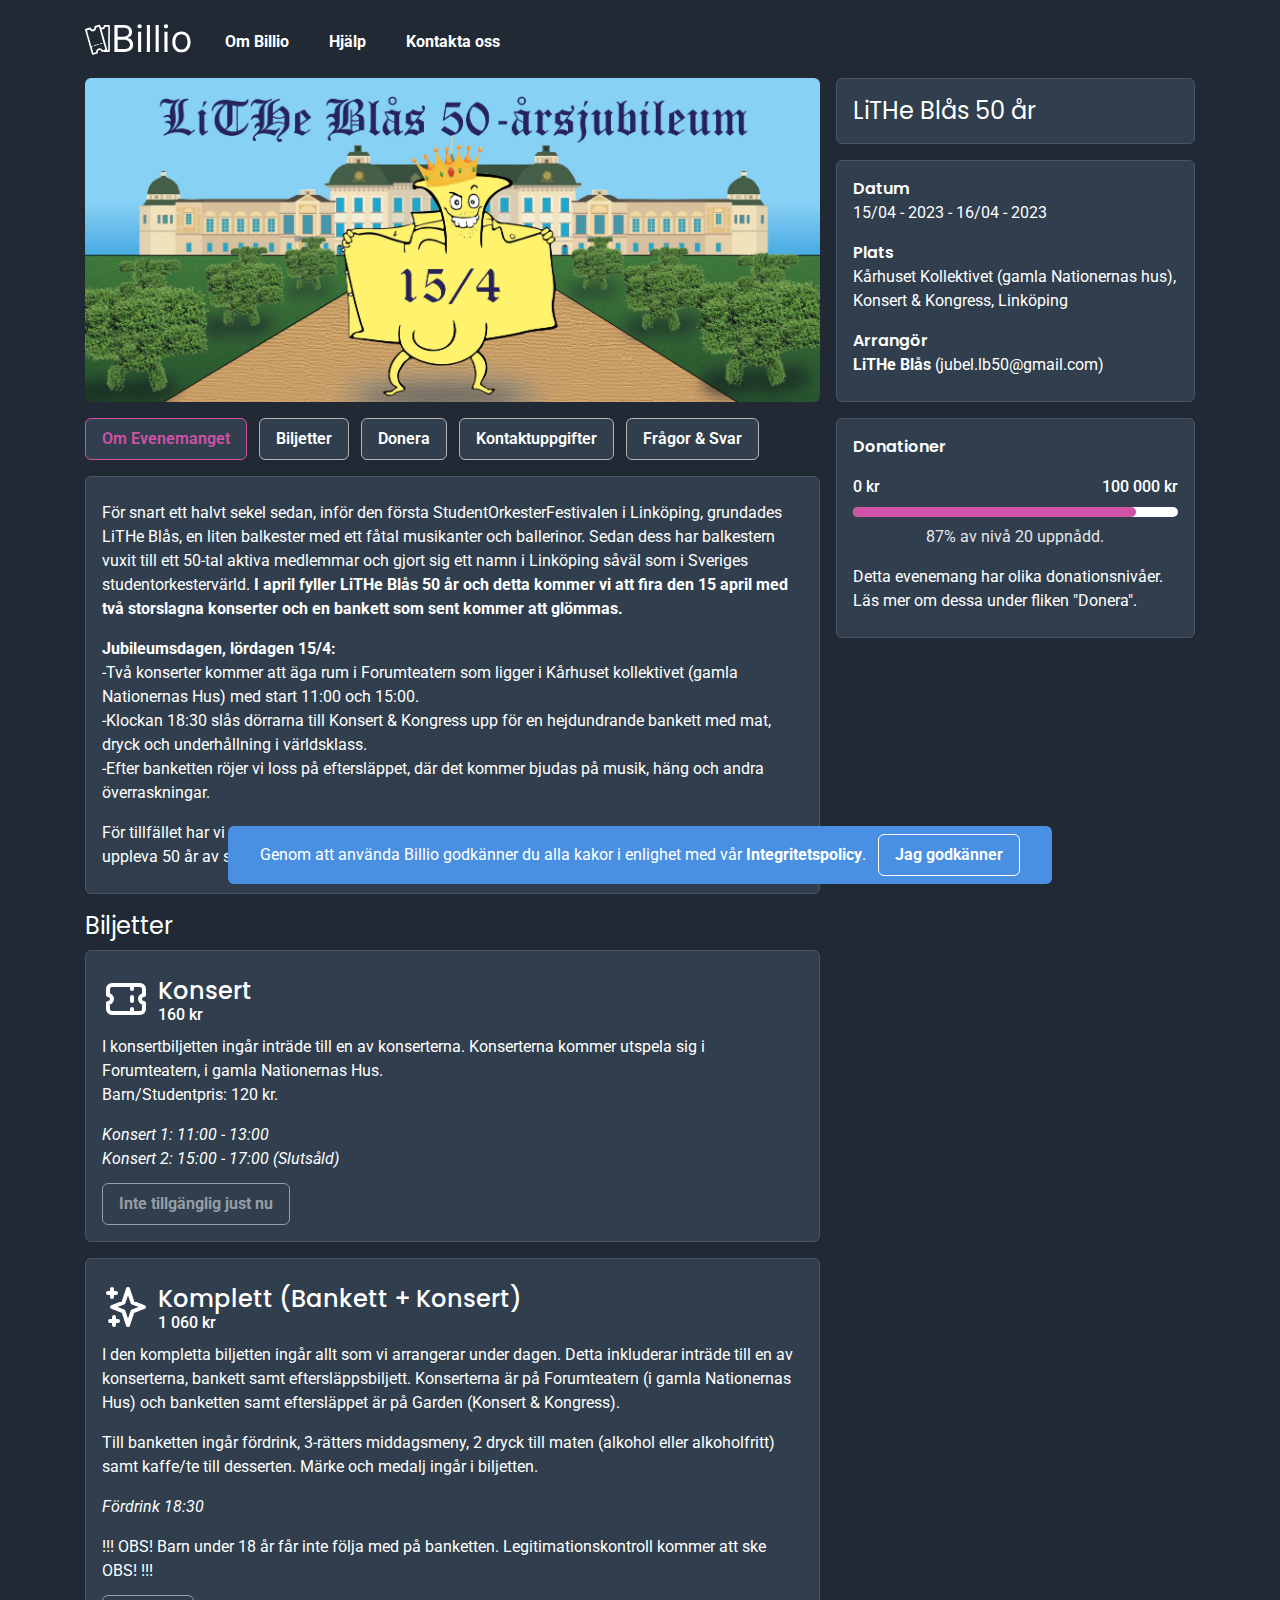
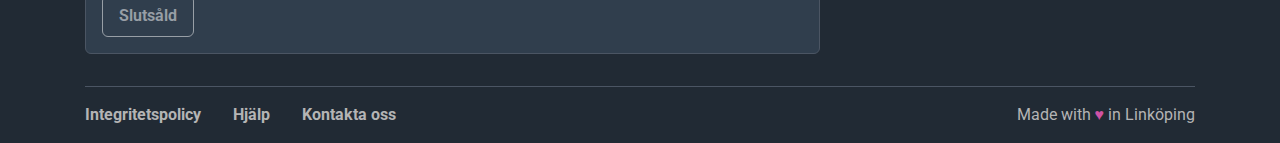
<file: event/lithe-blas-50.html>
<!doctype html>
<html lang="sv">

<head>
    <meta charset="utf-8">
    <meta name="viewport" content="width=device-width, initial-scale=1">

    <!-- CSRF Token -->
    <meta name="csrf-token" content="gf869lZeG4kfcyvbWtFX0sTvMgBQZZTGCc0wYNRk">

    <title>LiTHe Blås 50 år | Billio</title>
    <meta name="description" content="Den 15:e april 2023 firar studentorkestern Linköpings Tekniska Högskolas Blåscorps, LiTHe Blås, 50 år och bjuder på en oförglömlig upplevelse i studentmusikens tecken.">

    <link rel="shortcut icon" type="image/png" href="../img/favicon.png">
    <meta property="og:type" content="website" />
    <meta property="og:title" content="LiTHe Blås 50 år | Billio" />
    <meta property="og:description" content="Den 15:e april 2023 firar studentorkestern Linköpings Tekniska Högskolas Blåscorps, LiTHe Blås, 50 år och bjuder på en oförglömlig upplevelse i studentmusikens tecken." />
    <meta property="og:image" content="/storage/OjOBbFFXESnYUTiKmpJNP3RrNocPwRbbhvv7cezz.jpg" />

    <!-- Scripts -->
    <script src="../js/app.js@id=925cad0fbf80ed5c2442" defer></script>

    <!-- Global site tag (gtag.js) - Google Analytics -->
    <script async src="https://www.googletagmanager.com/gtag/js?id=UA-129583569-1"></script>
    <script>
        window.dataLayer = window.dataLayer || [];

        function gtag() {
            dataLayer.push(arguments);
        }
        gtag('js', new Date());
        gtag('config', 'UA-129583569-1');
    </script>

    <!-- Fonts -->
    <link rel="preconnect" href="https://fonts.googleapis.com">
    <link rel="preconnect" href="https://fonts.gstatic.com" crossorigin>
    <link
        href="https://fonts.googleapis.com/css2?family=Poppins:ital,wght@0,100;0,200;0,300;0,400;0,500;0,600;0,700;0,800;0,900;1,100;1,200;1,300;1,400;1,500;1,600;1,700;1,800;1,900&family=Roboto:ital,wght@0,100;0,300;0,400;0,500;0,700;0,900;1,100;1,300;1,400;1,500;1,700;1,900&display=swap"
        rel="stylesheet">

    <!-- Styles -->
    <link href="../css/app.css@id=e35f3efd5b0fe23a0d72.css" rel="stylesheet" data-turbolinks-track="true">

    <style >[wire\:loading], [wire\:loading\.delay], [wire\:loading\.inline-block], [wire\:loading\.inline], [wire\:loading\.block], [wire\:loading\.flex], [wire\:loading\.table], [wire\:loading\.grid], [wire\:loading\.inline-flex] {display: none;}[wire\:loading\.delay\.shortest], [wire\:loading\.delay\.shorter], [wire\:loading\.delay\.short], [wire\:loading\.delay\.long], [wire\:loading\.delay\.longer], [wire\:loading\.delay\.longest] {display:none;}[wire\:offline] {display: none;}[wire\:dirty]:not(textarea):not(input):not(select) {display: none;}input:-webkit-autofill, select:-webkit-autofill, textarea:-webkit-autofill {animation-duration: 50000s;animation-name: livewireautofill;}@keyframes livewireautofill { from {} }</style>
</head>

<body class="box-border bg-dark-grey">
    
    
    <header id="header">
        <div class="container mx-auto flex justify-between px-4 pb-4 pt-4 align-middle text-white lg:px-0">
            <div class="md:flex flex-row items-center">
                <h1>
                    <a href="../index.html" class="block w-28">
                        <svg fill="none" xmlns="http://www.w3.org/2000/svg" viewBox="0 0 257 105">
                            <path
                                d="M67.486 82.4h22.336c14.61 0 20.647-7.124 20.647-16.42 0-9.78-6.762-15.093-12.436-15.455v-.604c5.312-1.449 10.021-4.95 10.021-12.919 0-9.055-6.037-16.42-18.956-16.42H67.486V82.4Zm7.486-6.64V54.267h15.213c8.09 0 13.16 5.433 13.16 11.712 0 5.433-3.743 9.78-13.523 9.78h-14.85Zm0-28.012V27.222h14.126c8.21 0 11.832 4.347 11.832 9.78 0 6.52-5.312 10.746-12.074 10.746H74.972ZM121.803 82.4h7.124V36.036h-7.124V82.4Zm3.622-54.09c2.777 0 5.071-2.174 5.071-4.83 0-2.657-2.294-4.83-5.071-4.83-2.777 0-5.071 2.173-5.071 4.83 0 2.656 2.294 4.83 5.071 4.83Zm23.673-7.728h-7.124V82.4h7.124V20.582Zm20.17 0h-7.123V82.4h7.123V20.582ZM182.316 82.4h7.123V36.036h-7.123V82.4Zm3.622-54.09c2.777 0 5.071-2.174 5.071-4.83 0-2.657-2.294-4.83-5.071-4.83-2.777 0-5.071 2.173-5.071 4.83 0 2.656 2.294 4.83 5.071 4.83Zm35.384 55.056c12.557 0 21.008-9.538 21.008-23.906 0-14.489-8.451-24.027-21.008-24.027-12.557 0-21.009 9.538-21.009 24.027 0 14.368 8.452 23.906 21.009 23.906Zm0-6.4c-9.538 0-13.885-8.21-13.885-17.506 0-9.297 4.347-17.628 13.885-17.628s13.885 8.33 13.885 17.628c0 9.297-4.347 17.507-13.885 17.507ZM55.274 20.44H45.109c-1.151 0-1.918.805-1.918 2.011 0 2.413-1.918 4.423-4.22 4.423-.959 0-1.726-.402-2.493-.804l-1.343-4.624c-.383-1.005-1.342-1.609-2.301-1.408l-9.974 2.815c-.959.402-1.534 1.408-1.342 2.413.575 2.212-.576 4.624-2.877 5.428-2.11.604-4.603-.603-5.179-3.015-.383-1.006-1.342-1.609-2.301-1.408l-9.782 3.016C.42 29.689-.155 30.694.037 31.7l15.919 55.893c.192.804.959 1.407 1.918 1.407h.575l9.782-3.016c.959-.402 1.534-1.407 1.342-2.412-.575-2.212.576-4.625 2.877-5.429 2.11-.603 4.603.603 5.179 3.016.383 1.005 1.342 1.608 2.301 1.407l3.26-1.005c0 .201.193.402.384.402.384.402.768.603 1.343.603h10.165c1.15 0 1.918-.804 1.918-2.01V22.25c0-1.005-.767-1.81-1.726-1.81ZM31.299 74.525c-3.644 1.206-5.945 4.624-5.753 8.444l-6.33 2.01L15.38 71.71l1.918-.603c.576-.2.768-.804.576-1.206-.192-.603-.767-.804-1.151-.603l-1.918.603L4.448 33.107l6.33-2.01c1.342 2.412 4.027 4.222 6.904 4.222.767 0 1.534-.201 2.302-.403 3.644-1.206 5.945-4.624 5.753-8.444l6.33-2.01 10.356 36.793c-.575.2-.767.804-.575 1.206.192.402.575.804.96.804h.19l3.837 13.27-2.493.804-3.836 1.206c-1.918-3.418-5.754-5.026-9.207-4.02Zm21.865 4.222h-2.302c.192-.402.384-1.005.192-1.608L37.821 30.694c.383 0 .767.201 1.15.201 3.644 0 6.905-2.613 7.672-6.433h6.713l-.192 54.284Z"
                                fill="#FFF" />
                            <path
                                d="m24.67 66.066-3.966 1.1c-.626.184-.834.734-.626 1.1.209.367.626.734 1.044.734h.208l3.966-1.1c.626-.184.834-.734.626-1.1 0-.734-.626-.917-1.252-.734ZM30.67 64.048l-3.966 1.107c-.626.184-.834.738-.626 1.107.209.369.626.738 1.044.738h.208l3.966-1.107c.626-.184.834-.738.626-1.107-.209-.553-.835-.922-1.252-.738ZM38.863 62.066l-4.017 1.1c-.634 0-.846.55-.846 1.1.212.367.634.734 1.057.734h.212l4.017-1.1c.635-.184.846-.734.635-1.1 0-.734-.423-.917-1.058-.734Z"
                                fill="#FFF" />
                        </svg>
                    </a>
                </h1>

                <nav class="md:ml-5">
                    <ul class="flex gap-4 md:gap-6 mt-2 md:mt-1.5 -ml-2 md:-ml-0">
                        <li><a class="hover:bg-slate-700 hover:transition-all inline-block hover:no-underline px-2 py-1 rounded-md" href="../about.html">Om Billio</a></li>
                        <li><a class="hover:bg-slate-700 hover:transition-all inline-block hover:no-underline px-2 py-1 rounded-md" href="../help.html">Hjälp</a></li>
                        <li><a class="hover:bg-slate-700 hover:transition-all inline-block hover:no-underline px-2 py-1 rounded-md" href="../contact.html">Kontakta oss</a></li>
                    </ul>
                </nav>
            </div>

            <div class="items-center mt-1.5 hidden"><a href="https://billio.app/my-account" class="btn btn-white">Mina Sidor</a></div>
        </div>
    </header>
        <main x-data="{ activeTab: 'om-evenemanget' }" class="px-4 xl:px-0">
        <div class="container mx-auto pb-8">
            <div class="grid grid-cols-1 gap-y-4 md:grid-cols-3 md:gap-4">
                <div class="col-span-2">
                    <img src="../storage/sOHI59g1TCac8YUaa6MKDWAV0oPW9iC23Uh3K4hW.jpg" alt="" class="rounded-md">

                    <div class="mt-4 rounded-md border border-gray-600 bg-light-grey p-4 text-white md:hidden">
                        <h1 class="relative font-headline text-2xl text-white">LiTHe Blås 50 år</h1>
                    </div>

                    <div class="mt-4 rounded-md border border-gray-600 bg-light-grey p-4 text-white md:hidden">
                        <h4 class="-mb-2 font-headline font-semibold">Datum</h4>
                        <p>15/04 - 2023 -
                            16/04 - 2023</p>

                        <h4 class="-mb-2 pt-2 font-headline font-semibold">Plats</h4>
                        <p>Kårhuset Kollektivet (gamla Nationernas hus), Konsert &amp; Kongress, Linköping</p>

                        <h4 class="-mb-2 pt-2 font-headline font-semibold">Arrangör</h4>
                        <p><a href="https://www.facebook.com/events/2228386860697032/" target="_blank">LiTHe Blås</a> (<a href="../cdn-cgi/l/email-protection.html" class="__cf_email__" data-cfemail="305a4552555c1e5c52050070575d51595c1e535f5d">[email&#160;protected]</a>)</p>
                    </div>

                                            <div class="mt-4">
                                                            <a @click="activeTab = 'om-evenemanget'"
                                    class="btn mr-2 mb-2 bg-light-grey md:mb-0"
                                    :class="{ 'btn-pink': activeTab === 'om-evenemanget' }">Om Evenemanget</a>
                                                            <a @click="activeTab = 'biljetter'"
                                    class="btn mr-2 mb-2 bg-light-grey md:mb-0"
                                    :class="{ 'btn-pink': activeTab === 'biljetter' }">Biljetter</a>
                                                            <a @click="activeTab = 'donera'"
                                    class="btn mr-2 mb-2 bg-light-grey md:mb-0"
                                    :class="{ 'btn-pink': activeTab === 'donera' }">Donera</a>
                                                            <a @click="activeTab = 'kontaktuppgifter'"
                                    class="btn mr-2 mb-2 bg-light-grey md:mb-0"
                                    :class="{ 'btn-pink': activeTab === 'kontaktuppgifter' }">Kontaktuppgifter</a>
                                                            <a @click="activeTab = 'fragor-svar'"
                                    class="btn mr-2 mb-2 bg-light-grey md:mb-0"
                                    :class="{ 'btn-pink': activeTab === 'fragor-svar' }">Frågor &amp; Svar</a>
                                                    </div>
                    
                    <div class="mt-4 rounded-md border border-gray-600 bg-light-grey p-4 text-white">
                                                                                    <div :class="{ 'active': activeTab === 'om-evenemanget' }"
                                    x-show="activeTab === 'om-evenemanget'">
                                    <p>För snart ett halvt sekel sedan, inför den första StudentOrkesterFestivalen i Linköping, grundades LiTHe Blås, en liten balkester med ett fåtal musikanter och ballerinor. Sedan dess har balkestern vuxit till ett 50-tal aktiva medlemmar och gjort sig ett namn i Linköping såväl som i Sveriges studentorkestervärld. <strong>I april fyller LiTHe Blås 50 år och detta kommer vi att fira den 15 april med två storslagna konserter och en bankett som sent kommer att glömmas.</strong></p>
<p><strong>Jubileumsdagen, lördagen 15/4:</strong>
<br>-Två konserter kommer att äga rum i Forumteatern som ligger i Kårhuset kollektivet (gamla Nationernas Hus) med start 11:00 och 15:00.
<br>-Klockan 18:30 slås dörrarna till Konsert &amp; Kongress upp för en hejdundrande bankett med mat, dryck och underhållning i världsklass.
<br>-Efter banketten röjer vi loss på eftersläppet, där det kommer bjudas på musik, häng och andra överraskningar.</p>
<p>För tillfället har vi endast biljetter kvar till konserten kl.11:00, vi hoppas att ni vill komma och uppleva 50 år av studentorkestermusik och andra upptåg tillsammans med oss.</p>

                                </div>
                                                            <div :class="{ 'active': activeTab === 'biljetter' }"
                                    x-show="activeTab === 'biljetter'">
                                    <p><strong>Biljetttyper:</strong>
<br>Det finns två biljettyper tillgängliga, <em>Konsertbiljett</em> och en <em>Komplett-biljett</em> vilket inkluderar bankett- och konsertbiljett. Köpa biljett gör du längst ned på sidan.</p>
<p><strong>Konsertbiljett:</strong>
<br>I konsertbiljetten ingår inträde till en av konserterna. Vilken konserttillfälle väljs vid köp. Konserterna är i Forumteatern som ligger i Kårhuset kollektivet (gamla Nationernas Hus).</p>
<p>**Komplett biljett: (ej tillgänglig) **
<br>I den kompletta biljetten ingår allt som vi arrangerar under dagen. Detta inkluderar inträde till en av konserterna, bankett samt eftersläppsbiljett. Konserterna är på Forumteatern som ligger i Kårhuset kollektivet (gamla Nationernas Hus) och banketten samt eftersläppet är på Garden (Konsert &amp; Kongress).
<br>Till banketten ingår fördrink, 3-rätters middagsmeny, 2 dryck till maten (alkohol eller alkoholfritt) samt kaffe/te till desserten. Märke och medalj ingår i biljetten.
<br>|| Banketten börjar med en fördrink klockan 18:30 ||</p>
<p><strong>Donera:</strong>
<br>Välj om du vill donera genom att skänka en valfri summa. Mer information finns på sidan <em>&quot;Donera&quot;</em>.</p>

                                </div>
                                                            <div :class="{ 'active': activeTab === 'donera' }"
                                    x-show="activeTab === 'donera'">
                                    <p>För att jubileet ska kunna bli så bra som bara möjligt för alla, till ett rimligt pris, kommer vi att behöva ekonomiskt stöd. Detta görs genom en gemensam donationstrappa där alla donationer tillsammans når upp till olika mål.</p>
<p><strong>Donationstrappa</strong>
<br>Donationstrappan fungerar så att vid en donation stiger stapeln med samma belopp som donationen. Vid vissa milstolpar kommer vissa saker hända (event eller andra kul grejer) och ju mer pengar som kommer in, desto mer kul kommer att ske under jubbe-dagen! Och vi vet ju alla att det är kul med kul!</p>
<p>Bidra till donationstrappan kan man göra på två sätt:
<br>-Helt enkelt skänka en valfri summa. (Längst ned på denna sida)
<br>-Köpa ett personligt VIP-paket vid köp av din bankettbiljett (info om paketen finns i nästa stycke).</p>
<p><strong>VIP-paket</strong>
<br>Det andra sättet att bidra till donationstrappan är att köpa VIP-paket. Dessa paket köps i samband med bankettbiljetten och kommer göra din upplevelse av jubbet extra minnesvärd. Det finns olika nivåer av paket att välja mellan och med det kommer också olika stor donationssumma (priset för donationen är alltså utanför biljettpriset och man kommer bara kunna köpa ett paket till varje bankettbiljett).</p>
<p>De olika VIP-paketen:</p>
<p><strong>Gråsmesen (100kr):</strong>
<br>- Bemmärkelse i sånghäftet
<br>- Jubileumsballong
<br>- Custom bordsplaceringsskylt</p>
<p><strong>Tuttourduvan (250kr):</strong>
<br>Allt under Gråsmesen samt:
<br>- Guldhatt
<br>- Exklusiv goodiebag</p>
<p><strong>STORKen (500kr):</strong>
<br>Allt under Tuttourduvan samt:
<br>- Roliga glasögon
<br>- Front row på konserten
<br>- VIP-medalj
<br>- Bankettöverraskning</p>
<p><strong>Rövsångaren (1500kr):</strong>
<br>Allt under STORKen samt:
<br>- Namnge drink från barens drinklista
<br>- DeluxXx jubbeblinkmoj
<br>- LiTHe Blås-Oscarstattyet
<br>- Önska sång till sånghäftet
<br>- Designa klippkort</p>
<p><strong>Gam-lingen (5000kr):</strong>
<br>Allt under Rövsångaren samt:
<br>- Guldtron på banketten
<br>- Custom vapensköld
<br>- Blottartuban-actionfigur
<br>- Taxi till hotellet (inom Linköping)
<br>- En tavla av dig sätts upp i blåsrummet/sollos
<br>- Sittningsbiljett till Luciafesten 2023</p>

                                </div>
                                                            <div :class="{ 'active': activeTab === 'kontaktuppgifter' }"
                                    x-show="activeTab === 'kontaktuppgifter'">
                                    <p><img src="../storage/gruppbild-hemsidan-1675240279qdhC4.jpg" alt="Gruppbild på Jubelgeneralerna" /></p>
<p>Ända sedan LiTHe Blås 45-årsjubileum har världen, eller åtminstone alla blåsare, sett fram emot nästa stora händelse: LiTHe Blås 50-årsjubileum. Den 20:e januari 2022 tillsattes jubelgeneralerna, och sedan dess har de tillsammans med de aktiva blåsarna arbetat hårt för att jubileet ska bli seklets höjdpunkt.</p>
<p>Om ni vill nå oss generaler kan ni kontakta oss på <a href="../cdn-cgi/l/email-protection.html" class="__cf_email__" data-cfemail="c3a9b6a1a6afedafa1f6f383a4aea2aaafeda0acae">[email&#160;protected]</a>. Vi vill att ni i första hand kontaktar oss via denna mailadress, men om ni snabbt behöver nå någon av oss kan ni nå oss på nedanstående kontaktuppgifter. Ni kan även kolla om det finns ett svar på er fråga i fliken Frågor &amp; Svar.</p>
<p>Jubelgeneralerna är:									<br />
<strong>Elin “Plutten” Kidell Löwstedt</strong>: 0707396903
<br> Plutten har dansat i baletten sedan 2018, på fritiden har hon även pluggat till civilingenjör i Teknisk fysik och elektronik.</p>
<p><strong>Linus “Fia” Edvardsson</strong>: 0702243737
<br>Fia blev antagen på trumpet 2021 och har sedan dess tutat mycket samtidigt som han pluggar till civilingenjör i Maskinteknik.</p>
<p><strong>Hugo “00-Niklas” Asplund</strong>: 0727056099
<br>00-Niklas pluggar till civilingenjör i Teknisk fysik och elektronik och han har slagit på saker i kompet sedan 2019. Han är ekonomiskt ansvarig.</p>
<p><strong>Alma “Almacka” Tageman</strong>: 0703038705
<br>Almacka spelar klarinett och har gjort det sedan 2021, förutom det pluggar hon till civilingenjör i Energi, miljö och management.</p>

                                </div>
                                                            <div :class="{ 'active': activeTab === 'fragor-svar' }"
                                    x-show="activeTab === 'fragor-svar'">
                                    <p><strong>Jag har problem med mitt biljettköp, vad gör jag då?</strong></p>
<ul>
<li>Tryck på <em>Hjälp</em> högst upp på sidan och läs vidare.</li>
</ul>
<p><strong>När får jag köpa biljett?</strong></p>
<ul>
<li>Biljettsläpp för både kompletta- och konsertbiljetter sker på följande datum:</li>
</ul>
<ul>
<li>1/2: Gamlingar och deras respektive.</li>
<li>14/2: Andra studentorkestrar samt vänföreningar.</li>
<li>1/3: Övriga.</li>
</ul>
<p>Biljettsläpp sker via delning av en hemlig länk, dela därför inte vidare den till personer som ännu inte fått tillgång än.</p>
<p><strong>Jag vill ta med mig mina barn på banketten, hur gör jag då?</strong></p>
<ul>
<li>Barn under 18 år får inte följa med på Banketten.</li>
</ul>
<p><strong>Får jag sitta med de jag var aktiva med?</strong></p>
<ul>
<li>Det går bra att önska enstaka personer du helst vill sitta med när du köper biljett, men vi kan tyvärr inte garantera att du får sitta med alla du önskat. Vi ska dock göra vårat bästa med att alla ska bli så nöjda som möjligt.</li>
</ul>
<p><strong>Kan jag få återbetalning på min biljett om jag får förhinder?</strong></p>
<ul>
<li>Vi kan tyvärr inte återbetala några biljetter efter köp.</li>
</ul>
<p><strong>Hur många biljetter får jag köpa?</strong></p>
<ul>
<li>Du får köpa två kompletta biljetter per person samt obegränsat antal konsertbiljetter.</li>
</ul>
<p><strong>Vilken klädkod gäller?</strong></p>
<ul>
<li>Blåsfint eller mörk kostym.</li>
</ul>
<p><strong>När kan jag köpa merch?</strong></p>
<ul>
<li>Merch kommer gå att köpa i samband med konserterna samt vid förminglet till banketten. Det kommer finnas bland annat tröjor, pins, ölglas, snapsglas samt extra märken.</li>
</ul>
<p><strong>Kan jag köpa en specifik plats på konserten eller banketten?</strong></p>
<ul>
<li>Nej. På banketten kommer du bli tilldelad en bordsplacering. På konserten är det först till kvarn på platser.</li>
</ul>

                                </div>
                                                                        </div>

                    <!-- List out donation goals -->
                                            <div x-show="activeTab === 'donera' || activeTab === 'deltagarbetalning'">
                                                            <div class="mt-4 rounded-md border border-gray-600 bg-light-grey p-4 pb-0 text-white md:hidden">
                                    <h4 class="mb-2 font-headline font-semibold">Donationer</h4>

                                    <div class="flex justify-between">
                                        <p class="font-medium">0 kr</p>
                                        <p class="font-medium">100 000 kr</p>
                                    </div>

                                    <div class="h-2.5 w-full rounded-full bg-white">
                                        <div class="h-2.5 rounded-full bg-pink"
                                            style="width: 87%"></div>
                                    </div>
                                    <p class="text-center text-gray-200">87% av nivå
                                        20 uppnådd.</p>
                                    </p>
                                </div>
                            
                            <div class="mt-4 rounded-md border border-gray-600 bg-light-grey p-4 text-white">
                                <div x-show="activeTab != 'deltagarbetalning'">
                                    <h2 class="relative font-headline text-2xl text-white">Donationsnivåer</h2>
                                    <p class="mb-2">Totalt insamlat: 86 900 kr</p>

                                    <ul>
                                                                                    <li
                                                class=" bg-green-600  mb-2 rounded-md border border-gray-600 p-4">
                                                <span class="text-xl">2 500
                                                    kr</span><br>Vi fixar mer merch
                                            </li>
                                                                                    <li
                                                class=" bg-green-600  mb-2 rounded-md border border-gray-600 p-4">
                                                <span class="text-xl">5 000
                                                    kr</span><br>Band på eftersläppet
                                            </li>
                                                                                    <li
                                                class=" bg-green-600  mb-2 rounded-md border border-gray-600 p-4">
                                                <span class="text-xl">7 500
                                                    kr</span><br>Egen öl
                                            </li>
                                                                                    <li
                                                class=" bg-green-600  mb-2 rounded-md border border-gray-600 p-4">
                                                <span class="text-xl">10 000
                                                    kr</span><br>Temabar
                                            </li>
                                                                                    <li
                                                class=" bg-green-600  mb-2 rounded-md border border-gray-600 p-4">
                                                <span class="text-xl">12 500
                                                    kr</span><br>Relikmuseum
                                            </li>
                                                                                    <li
                                                class=" bg-green-600  mb-2 rounded-md border border-gray-600 p-4">
                                                <span class="text-xl">15 000
                                                    kr</span><br>Sittningen bestämmer ett blåsnamn
                                            </li>
                                                                                    <li
                                                class=" bg-green-600  mb-2 rounded-md border border-gray-600 p-4">
                                                <span class="text-xl">17 500
                                                    kr</span><br>Chokladfontän
                                            </li>
                                                                                    <li
                                                class=" bg-green-600  mb-2 rounded-md border border-gray-600 p-4">
                                                <span class="text-xl">20 000
                                                    kr</span><br>Punch i pausen på konserterna
                                            </li>
                                                                                    <li
                                                class=" bg-green-600  mb-2 rounded-md border border-gray-600 p-4">
                                                <span class="text-xl">25 000
                                                    kr</span><br>Diktatorn erkänner att det var bättre förr
                                            </li>
                                                                                    <li
                                                class=" bg-green-600  mb-2 rounded-md border border-gray-600 p-4">
                                                <span class="text-xl">30 000
                                                    kr</span><br>Det blir en liveskiva från jubbet
                                            </li>
                                                                                    <li
                                                class=" bg-green-600  mb-2 rounded-md border border-gray-600 p-4">
                                                <span class="text-xl">35 000
                                                    kr</span><br>Kompet gycklar någon gång under helgen
                                            </li>
                                                                                    <li
                                                class=" bg-green-600  mb-2 rounded-md border border-gray-600 p-4">
                                                <span class="text-xl">40 000
                                                    kr</span><br>FET rökmaskin på scen
                                            </li>
                                                                                    <li
                                                class=" bg-green-600  mb-2 rounded-md border border-gray-600 p-4">
                                                <span class="text-xl">50 000
                                                    kr</span><br>Skivan blir på LP
                                            </li>
                                                                                    <li
                                                class=" bg-green-600  mb-2 rounded-md border border-gray-600 p-4">
                                                <span class="text-xl">57 500
                                                    kr</span><br>Kompet gycklar inte
                                            </li>
                                                                                    <li
                                                class=" bg-green-600  mb-2 rounded-md border border-gray-600 p-4">
                                                <span class="text-xl">60 000
                                                    kr</span><br>Kompet gycklar
                                            </li>
                                                                                    <li
                                                class=" bg-green-600  mb-2 rounded-md border border-gray-600 p-4">
                                                <span class="text-xl">62 500
                                                    kr</span><br>Kompet gycklar inte
                                            </li>
                                                                                    <li
                                                class=" bg-green-600  mb-2 rounded-md border border-gray-600 p-4">
                                                <span class="text-xl">65 000
                                                    kr</span><br>Kompet gycklar
                                            </li>
                                                                                    <li
                                                class=" bg-green-600  mb-2 rounded-md border border-gray-600 p-4">
                                                <span class="text-xl">67 500
                                                    kr</span><br>Kompet gycklar inte
                                            </li>
                                                                                    <li
                                                class=" bg-green-600  mb-2 rounded-md border border-gray-600 p-4">
                                                <span class="text-xl">75 000
                                                    kr</span><br>Monument &quot;LB50&quot; i märkesbacken
                                            </li>
                                                                                    <li
                                                class=" mb-2 rounded-md border border-gray-600 p-4">
                                                <span class="text-xl">100 000
                                                    kr</span><br>Baletten springer nakna på Corson 
                                            </li>
                                                                            </ul>
                                </div>

                                <h3 class="relative mt-4 -mb-2 font-headline text-xl text-white">Donera valfritt belopp</h3>
                                <form action="https://billio.app/event/lithe-blas-50/donate" method="post">
                                    <input type="hidden" name="_token" value="gf869lZeG4kfcyvbWtFX0sTvMgBQZZTGCc0wYNRk">                                    <input type="hidden" name="event_id" value="6">
                                    <input type="number" name="amount" value="100" min="10" max="10000"
                                        class="mr-1 w-1/4 rounded-md border-gray-300 bg-transparent shadow-sm focus:border-blue focus:ring focus:ring-blue focus:ring-opacity-50 sm:w-1/5">
                                    <button type="submit" class="btn btn-pink mt-4">Donera</button>
                                </form>

                                <p class="mt-2 text-grey">Vid belopp över 10 000 kr hänvisar vi att kontakta arrangören för
                                    att
                                    hantera
                                    donationen.</p>
                            </div>
                        </div>
                    
                    <div x-show="activeTab != 'donera' && activeTab != 'deltagarbetalning'">
                                                    <h1 class="relative mt-4 -mb-2 font-headline text-2xl text-white" id="tickets">Biljetter</h1>
                        
                                                    <div class="mt-4 rounded-md border border-gray-600 bg-light-grey p-4 text-white">
                                <form action="https://billio.app/event/lithe-blas-50/concert" method="post">
    <div>
        <input type="hidden" name="_token" value="gf869lZeG4kfcyvbWtFX0sTvMgBQZZTGCc0wYNRk">        <input type="hidden" name="ticket_type_id" value="10">

        <div class="ticketTypeIcon"><svg xmlns="http://www.w3.org/2000/svg" fill="none" viewBox="0 0 24 24" stroke="currentColor">
  <path stroke-linecap="round" stroke-linejoin="round" stroke-width="2" d="M15 5v2m0 4v2m0 4v2M5 5a2 2 0 00-2 2v3a2 2 0 110 4v3a2 2 0 002 2h14a2 2 0 002-2v-3a2 2 0 110-4V7a2 2 0 00-2-2H5z"/>
</svg></div>

        <h3 class="mt-2 -mb-1 font-headline text-2xl font-medium">Konsert</h3>
        <h4 class="text-base font-medium">160 kr</h4>

        <p>I konsertbiljetten ingår inträde till en av konserterna. Konserterna kommer utspela sig i Forumteatern, i gamla Nationernas Hus.
<br>
Barn/Studentpris: 120 kr.</p>
<p><em>Konsert 1: 11:00 - 13:00</em><br>
<em>Konsert 2: 15:00 - 17:00 (Slutsåld)</em></p>

    </div>

    <div>
                                    <div class="btn btn-white btn-disabled mt-1">Inte tillgänglig just nu</div>
                        </div>
</form>
                            </div>
                                                    <div class="mt-4 rounded-md border border-gray-600 bg-light-grey p-4 text-white">
                                <form action="https://billio.app/event/lithe-blas-50/concert-dinner" method="post">
    <div>
        <input type="hidden" name="_token" value="gf869lZeG4kfcyvbWtFX0sTvMgBQZZTGCc0wYNRk">        <input type="hidden" name="ticket_type_id" value="9">

        <div class="ticketTypeIcon"><svg xmlns="http://www.w3.org/2000/svg" fill="none" viewBox="0 0 24 24" stroke="currentColor">
  <path stroke-linecap="round" stroke-linejoin="round" stroke-width="2" d="M5 3v4M3 5h4M6 17v4m-2-2h4m5-16l2.286 6.857L21 12l-5.714 2.143L13 21l-2.286-6.857L5 12l5.714-2.143L13 3z"/>
</svg></div>

        <h3 class="mt-2 -mb-1 font-headline text-2xl font-medium">Komplett (Bankett + Konsert)</h3>
        <h4 class="text-base font-medium">1 060 kr</h4>

        <p>I den kompletta biljetten ingår allt som vi arrangerar under dagen. Detta inkluderar inträde till en av konserterna, bankett samt eftersläppsbiljett. Konserterna är på Forumteatern (i gamla Nationernas Hus) och banketten samt eftersläppet är på Garden (Konsert &amp; Kongress).</p>
<p>Till banketten ingår fördrink, 3-rätters middagsmeny, 2 dryck till maten (alkohol eller alkoholfritt) samt kaffe/te till desserten. Märke och medalj ingår i biljetten.</p>
<p><em>Fördrink 18:30</em></p>
<p>!!! OBS! Barn under 18 år får inte följa med på banketten. Legitimationskontroll kommer att ske OBS! !!!</p>

    </div>

    <div>
                                    <div class="btn btn-white btn-disabled mt-1">Slutsåld</div>
                        </div>
</form>
                            </div>
                                            </div>
                </div>

                <div class="hidden md:block">
                    <div class="rounded-md border border-gray-600 bg-light-grey p-4 text-white">
                        <h1 class="relative font-headline text-2xl text-white">LiTHe Blås 50 år</h1>
                    </div>

                    <div class="mt-4 rounded-md border border-gray-600 bg-light-grey p-4 text-white">
                        <h4 class="-mb-2 font-headline font-semibold">Datum</h4>
                        <p>15/04 - 2023 -
                            16/04 - 2023</p>

                        <h4 class="-mb-2 pt-2 font-headline font-semibold">Plats</h4>
                        <p>Kårhuset Kollektivet (gamla Nationernas hus), Konsert &amp; Kongress, Linköping</p>

                        <h4 class="-mb-2 pt-2 font-headline font-semibold">Arrangör</h4>
                        <p><a href="https://www.facebook.com/events/2228386860697032/" target="_blank">LiTHe Blås</a> (<a href="../cdn-cgi/l/email-protection.html" class="__cf_email__" data-cfemail="53392631363f7d3f31666313343e323a3f7d303c3e">[email&#160;protected]</a>)</p>
                    </div>

                                            <div class="mt-4 rounded-md border border-gray-600 bg-light-grey p-4 text-white">
                            <h4 class="mb-2 font-headline font-semibold">Donationer</h4>

                            <div class="flex justify-between">
                                <p class="font-medium">0 kr</p>
                                <p class="font-medium">100 000 kr</p>
                            </div>

                            <div class="h-2.5 w-full rounded-full bg-white">
                                <div class="h-2.5 rounded-full bg-pink"
                                    style="width: 87%"></div>
                            </div>
                            <p class="text-center text-gray-200">87% av nivå
                                20 uppnådd.</p>
                            <p>Detta evenemang har olika donationsnivåer. Läs mer om dessa under fliken "Donera".</p>
                        </div>
                                    </div>
            </div>
        </div>
    </main>
<section class="bg-dark-grey text-grey" id="footer">
        <div class="container mx-auto justify-between border-t border-gray-600 py-4 px-4 md:flex xl:px-0">
            <div class="flex space-x-8">
                <a href="../privacy-policy.html">Integritetspolicy</a>
                <a href="../help.html">Hjälp</a>
                <a href="../contact.html">Kontakta oss</a>
            </div>
            <a href="https://wheresmar.co" target="_blank" rel="noopener noreferrer" class="font-normal">Made with <span
                    class="text-pink">♥</span>
                in Linköping</a>
        </div>
    </section>

    <div class="js-cookie-consent fixed bottom-0 flex w-full justify-center md:bottom-4">
    <div class="cookie-bar bg-blue px-4 text-white md:rounded-md md:px-8 md:text-center">
        <p>Genom att använda Billio godkänner du alla kakor i enlighet med vår <a href="../privacy-policy.html">Integritetspolicy</a>. <a class="js-cookie-consent-agree btn btn-white mt-2 w-full text-center md:mt-0 md:ml-2 md:w-auto">Jag godkänner</a></p>
    </div>
</div>

    <script data-cfasync="false" src="../cdn-cgi/scripts/5c5dd728/cloudflare-static/email-decode.min.js"></script><script>

        window.laravelCookieConsent = (function () {

            const COOKIE_VALUE = 1;
            const COOKIE_DOMAIN = 'billio.app';

            function consentWithCookies() {
                setCookie('laravel_cookie_consent', COOKIE_VALUE, 7300);
                hideCookieDialog();
            }

            function cookieExists(name) {
                return (document.cookie.split('; ').indexOf(name + '=' + COOKIE_VALUE) !== -1);
            }

            function hideCookieDialog() {
                const dialogs = document.getElementsByClassName('js-cookie-consent');

                for (let i = 0; i < dialogs.length; ++i) {
                    dialogs[i].style.display = 'none';
                }
            }

            function setCookie(name, value, expirationInDays) {
                const date = new Date();
                date.setTime(date.getTime() + (expirationInDays * 24 * 60 * 60 * 1000));
                document.cookie = name + '=' + value
                    + ';expires=' + date.toUTCString()
                    + ';domain=' + COOKIE_DOMAIN
                    + ';path=/'
                    + '';
            }

            if (cookieExists('laravel_cookie_consent')) {
                hideCookieDialog();
            }

            const buttons = document.getElementsByClassName('js-cookie-consent-agree');

            for (let i = 0; i < buttons.length; ++i) {
                buttons[i].addEventListener('click', consentWithCookies);
            }

            return {
                consentWithCookies: consentWithCookies,
                hideCookieDialog: hideCookieDialog
            };
        })();
    </script>


    <script src="../livewire/livewire.js@id=de3fca26689cb5a39af4" data-turbo-eval="false" data-turbolinks-eval="false" ></script><script data-turbo-eval="false" data-turbolinks-eval="false" >window.livewire = new Livewire();window.Livewire = window.livewire;window.livewire_app_url = '';window.livewire_token = 'gf869lZeG4kfcyvbWtFX0sTvMgBQZZTGCc0wYNRk';window.deferLoadingAlpine = function (callback) {window.addEventListener('livewire:load', function () {callback();});};let started = false;window.addEventListener('alpine:initializing', function () {if (! started) {window.livewire.start();started = true;}});document.addEventListener("DOMContentLoaded", function () {if (! started) {window.livewire.start();started = true;}});</script>
        </body>

    </html>
</file>
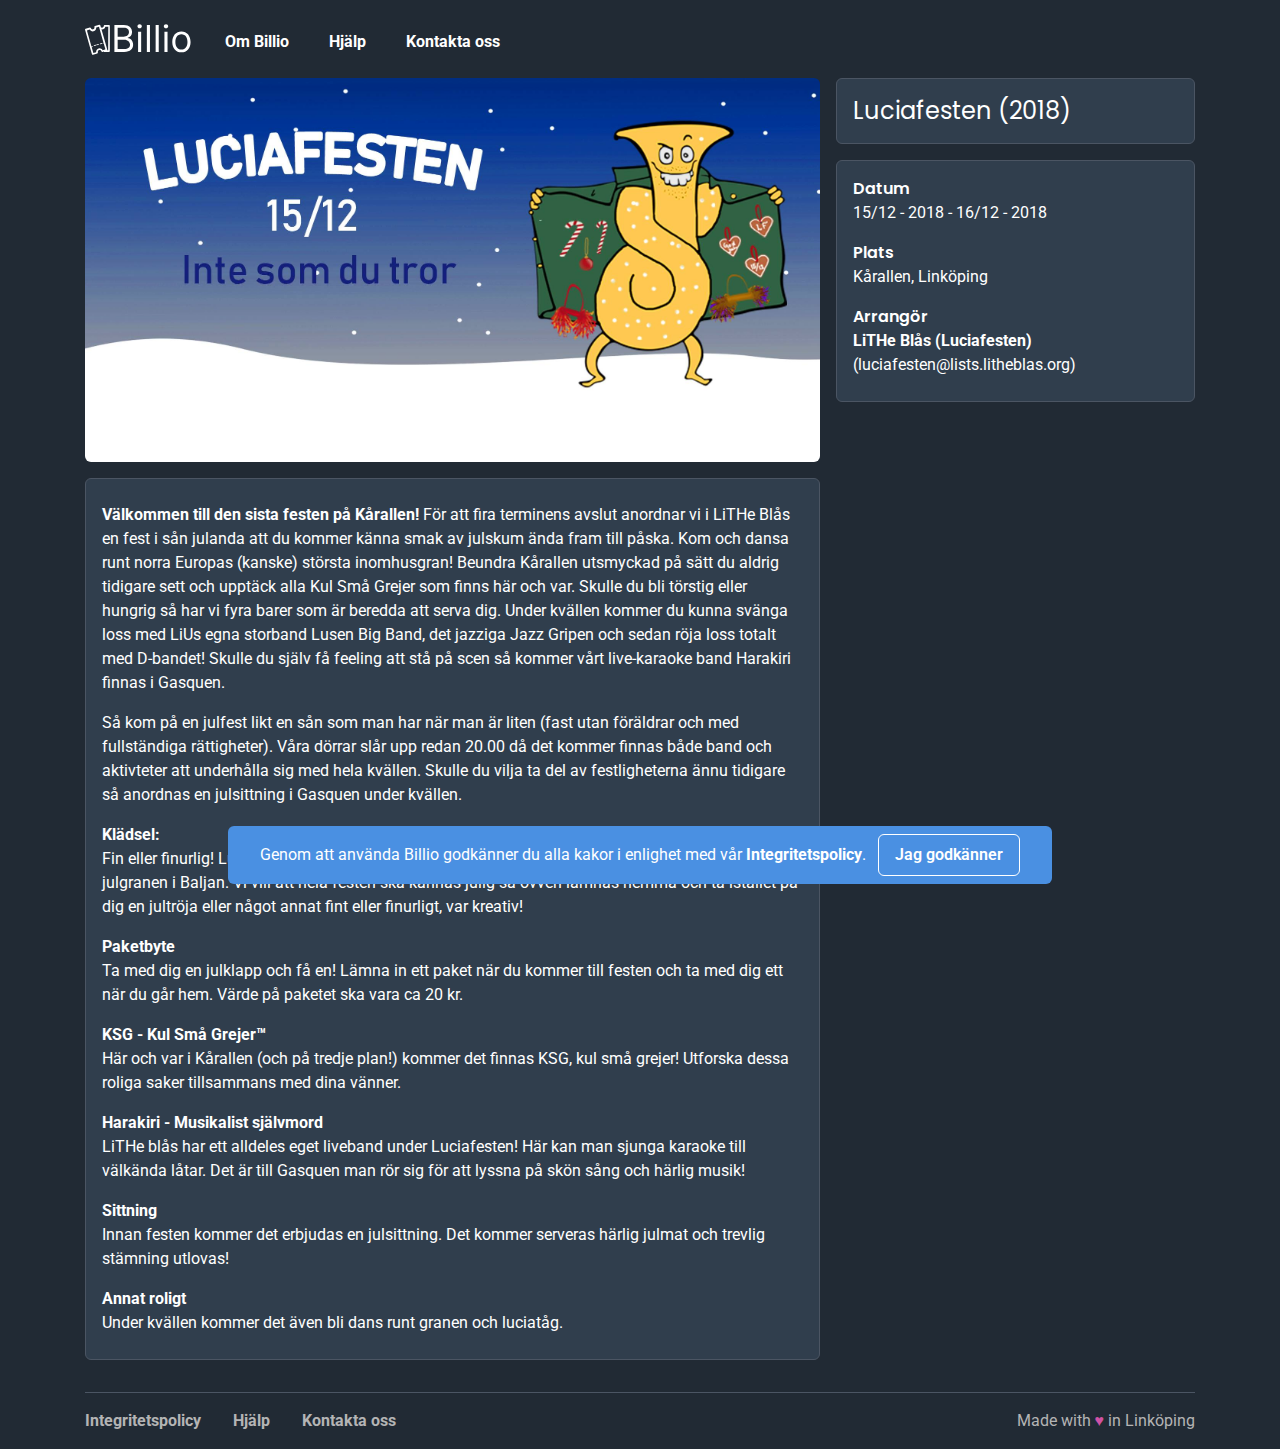
<file: event/luciafesten-2018.html>
<!doctype html>
<html lang="sv">

<head>
    <meta charset="utf-8">
    <meta name="viewport" content="width=device-width, initial-scale=1">

    <!-- CSRF Token -->
    <meta name="csrf-token" content="gf869lZeG4kfcyvbWtFX0sTvMgBQZZTGCc0wYNRk">

    <title>Luciafesten (2018) | Billio</title>
    <meta name="description" content="För att fira terminens avslut anordnar vi i LiTHe Blås en fest i sån julanda att du kommer känna smak av julskum ända fram till påska. Kom och dansa runt norra Europas (kanske) största inomhusgran! Beundra Kårallen utsmyckad på sätt du aldrig tidigare sett och upptäck alla Kul Små Grejer som finns här och var. Skulle du bli törstig eller hungrig så har vi fyra barer som är beredda att serva dig.">

    <link rel="shortcut icon" type="image/png" href="../img/favicon.png">
    <meta property="og:type" content="website" />
    <meta property="og:title" content="Luciafesten (2018) | Billio" />
    <meta property="og:description" content="För att fira terminens avslut anordnar vi i LiTHe Blås en fest i sån julanda att du kommer känna smak av julskum ända fram till påska. Kom och dansa runt norra Europas (kanske) största inomhusgran! Beundra Kårallen utsmyckad på sätt du aldrig tidigare sett och upptäck alla Kul Små Grejer som finns här och var. Skulle du bli törstig eller hungrig så har vi fyra barer som är beredda att serva dig." />
    <meta property="og:image" content="/storage/Vvg5etChOwVfJz6Pvt0h3C0b1hHz2k9ebwk76xKH.jpg" />

    <!-- Scripts -->
    <script src="../js/app.js@id=925cad0fbf80ed5c2442" defer></script>

    <!-- Global site tag (gtag.js) - Google Analytics -->
    <script async src="https://www.googletagmanager.com/gtag/js?id=UA-129583569-1"></script>
    <script>
        window.dataLayer = window.dataLayer || [];

        function gtag() {
            dataLayer.push(arguments);
        }
        gtag('js', new Date());
        gtag('config', 'UA-129583569-1');
    </script>

    <!-- Fonts -->
    <link rel="preconnect" href="https://fonts.googleapis.com">
    <link rel="preconnect" href="https://fonts.gstatic.com" crossorigin>
    <link
        href="https://fonts.googleapis.com/css2?family=Poppins:ital,wght@0,100;0,200;0,300;0,400;0,500;0,600;0,700;0,800;0,900;1,100;1,200;1,300;1,400;1,500;1,600;1,700;1,800;1,900&family=Roboto:ital,wght@0,100;0,300;0,400;0,500;0,700;0,900;1,100;1,300;1,400;1,500;1,700;1,900&display=swap"
        rel="stylesheet">

    <!-- Styles -->
    <link href="../css/app.css@id=e35f3efd5b0fe23a0d72.css" rel="stylesheet" data-turbolinks-track="true">

    <style >[wire\:loading], [wire\:loading\.delay], [wire\:loading\.inline-block], [wire\:loading\.inline], [wire\:loading\.block], [wire\:loading\.flex], [wire\:loading\.table], [wire\:loading\.grid], [wire\:loading\.inline-flex] {display: none;}[wire\:loading\.delay\.shortest], [wire\:loading\.delay\.shorter], [wire\:loading\.delay\.short], [wire\:loading\.delay\.long], [wire\:loading\.delay\.longer], [wire\:loading\.delay\.longest] {display:none;}[wire\:offline] {display: none;}[wire\:dirty]:not(textarea):not(input):not(select) {display: none;}input:-webkit-autofill, select:-webkit-autofill, textarea:-webkit-autofill {animation-duration: 50000s;animation-name: livewireautofill;}@keyframes livewireautofill { from {} }</style>
</head>

<body class="box-border bg-dark-grey">
    
    
    <header id="header">
        <div class="container mx-auto flex justify-between px-4 pb-4 pt-4 align-middle text-white lg:px-0">
            <div class="md:flex flex-row items-center">
                <h1>
                    <a href="../index.html" class="block w-28">
                        <svg fill="none" xmlns="http://www.w3.org/2000/svg" viewBox="0 0 257 105">
                            <path
                                d="M67.486 82.4h22.336c14.61 0 20.647-7.124 20.647-16.42 0-9.78-6.762-15.093-12.436-15.455v-.604c5.312-1.449 10.021-4.95 10.021-12.919 0-9.055-6.037-16.42-18.956-16.42H67.486V82.4Zm7.486-6.64V54.267h15.213c8.09 0 13.16 5.433 13.16 11.712 0 5.433-3.743 9.78-13.523 9.78h-14.85Zm0-28.012V27.222h14.126c8.21 0 11.832 4.347 11.832 9.78 0 6.52-5.312 10.746-12.074 10.746H74.972ZM121.803 82.4h7.124V36.036h-7.124V82.4Zm3.622-54.09c2.777 0 5.071-2.174 5.071-4.83 0-2.657-2.294-4.83-5.071-4.83-2.777 0-5.071 2.173-5.071 4.83 0 2.656 2.294 4.83 5.071 4.83Zm23.673-7.728h-7.124V82.4h7.124V20.582Zm20.17 0h-7.123V82.4h7.123V20.582ZM182.316 82.4h7.123V36.036h-7.123V82.4Zm3.622-54.09c2.777 0 5.071-2.174 5.071-4.83 0-2.657-2.294-4.83-5.071-4.83-2.777 0-5.071 2.173-5.071 4.83 0 2.656 2.294 4.83 5.071 4.83Zm35.384 55.056c12.557 0 21.008-9.538 21.008-23.906 0-14.489-8.451-24.027-21.008-24.027-12.557 0-21.009 9.538-21.009 24.027 0 14.368 8.452 23.906 21.009 23.906Zm0-6.4c-9.538 0-13.885-8.21-13.885-17.506 0-9.297 4.347-17.628 13.885-17.628s13.885 8.33 13.885 17.628c0 9.297-4.347 17.507-13.885 17.507ZM55.274 20.44H45.109c-1.151 0-1.918.805-1.918 2.011 0 2.413-1.918 4.423-4.22 4.423-.959 0-1.726-.402-2.493-.804l-1.343-4.624c-.383-1.005-1.342-1.609-2.301-1.408l-9.974 2.815c-.959.402-1.534 1.408-1.342 2.413.575 2.212-.576 4.624-2.877 5.428-2.11.604-4.603-.603-5.179-3.015-.383-1.006-1.342-1.609-2.301-1.408l-9.782 3.016C.42 29.689-.155 30.694.037 31.7l15.919 55.893c.192.804.959 1.407 1.918 1.407h.575l9.782-3.016c.959-.402 1.534-1.407 1.342-2.412-.575-2.212.576-4.625 2.877-5.429 2.11-.603 4.603.603 5.179 3.016.383 1.005 1.342 1.608 2.301 1.407l3.26-1.005c0 .201.193.402.384.402.384.402.768.603 1.343.603h10.165c1.15 0 1.918-.804 1.918-2.01V22.25c0-1.005-.767-1.81-1.726-1.81ZM31.299 74.525c-3.644 1.206-5.945 4.624-5.753 8.444l-6.33 2.01L15.38 71.71l1.918-.603c.576-.2.768-.804.576-1.206-.192-.603-.767-.804-1.151-.603l-1.918.603L4.448 33.107l6.33-2.01c1.342 2.412 4.027 4.222 6.904 4.222.767 0 1.534-.201 2.302-.403 3.644-1.206 5.945-4.624 5.753-8.444l6.33-2.01 10.356 36.793c-.575.2-.767.804-.575 1.206.192.402.575.804.96.804h.19l3.837 13.27-2.493.804-3.836 1.206c-1.918-3.418-5.754-5.026-9.207-4.02Zm21.865 4.222h-2.302c.192-.402.384-1.005.192-1.608L37.821 30.694c.383 0 .767.201 1.15.201 3.644 0 6.905-2.613 7.672-6.433h6.713l-.192 54.284Z"
                                fill="#FFF" />
                            <path
                                d="m24.67 66.066-3.966 1.1c-.626.184-.834.734-.626 1.1.209.367.626.734 1.044.734h.208l3.966-1.1c.626-.184.834-.734.626-1.1 0-.734-.626-.917-1.252-.734ZM30.67 64.048l-3.966 1.107c-.626.184-.834.738-.626 1.107.209.369.626.738 1.044.738h.208l3.966-1.107c.626-.184.834-.738.626-1.107-.209-.553-.835-.922-1.252-.738ZM38.863 62.066l-4.017 1.1c-.634 0-.846.55-.846 1.1.212.367.634.734 1.057.734h.212l4.017-1.1c.635-.184.846-.734.635-1.1 0-.734-.423-.917-1.058-.734Z"
                                fill="#FFF" />
                        </svg>
                    </a>
                </h1>

                <nav class="md:ml-5">
                    <ul class="flex gap-4 md:gap-6 mt-2 md:mt-1.5 -ml-2 md:-ml-0">
                        <li><a class="hover:bg-slate-700 hover:transition-all inline-block hover:no-underline px-2 py-1 rounded-md" href="../about.html">Om Billio</a></li>
                        <li><a class="hover:bg-slate-700 hover:transition-all inline-block hover:no-underline px-2 py-1 rounded-md" href="../help.html">Hjälp</a></li>
                        <li><a class="hover:bg-slate-700 hover:transition-all inline-block hover:no-underline px-2 py-1 rounded-md" href="../contact.html">Kontakta oss</a></li>
                    </ul>
                </nav>
            </div>

            <div class="items-center mt-1.5 hidden"><a href="https://billio.app/my-account" class="btn btn-white">Mina Sidor</a></div>
        </div>
    </header>
        <main x-data="{ activeTab: 'om-evenemanget' }" class="px-4 xl:px-0">
        <div class="container mx-auto pb-8">
            <div class="grid grid-cols-1 gap-y-4 md:grid-cols-3 md:gap-4">
                <div class="col-span-2">
                    <img src="../storage/fuhWvJOwwcvwreaYYlx6NgRcTxVylDxJPRDmWNvj.jpg" alt="" class="rounded-md">

                    <div class="mt-4 rounded-md border border-gray-600 bg-light-grey p-4 text-white md:hidden">
                        <h1 class="relative font-headline text-2xl text-white">Luciafesten (2018)</h1>
                    </div>

                    <div class="mt-4 rounded-md border border-gray-600 bg-light-grey p-4 text-white md:hidden">
                        <h4 class="-mb-2 font-headline font-semibold">Datum</h4>
                        <p>15/12 - 2018 -
                            16/12 - 2018</p>

                        <h4 class="-mb-2 pt-2 font-headline font-semibold">Plats</h4>
                        <p>Kårallen, Linköping</p>

                        <h4 class="-mb-2 pt-2 font-headline font-semibold">Arrangör</h4>
                        <p><a href="https://litheblas.org" target="_blank">LiTHe Blås (Luciafesten)</a> (<a href="../cdn-cgi/l/email-protection.html" class="__cf_email__" data-cfemail="0a667f69636b6c6f797e6f644a6663797e792466637e626f68666b792465786d">[email&#160;protected]</a>)</p>
                    </div>

                    
                    <div class="mt-4 rounded-md border border-gray-600 bg-light-grey p-4 text-white">
                                                                                    <div :class="{ 'active': activeTab === 'om-evenemanget' }"
                                    x-show="activeTab === 'om-evenemanget'">
                                    <p><strong>Välkommen till den sista festen på Kårallen!</strong>
För att fira terminens avslut anordnar vi i LiTHe Blås en fest i sån julanda att du kommer känna smak av julskum ända fram till påska. Kom och dansa runt norra Europas (kanske) största inomhusgran! Beundra Kårallen utsmyckad på sätt du aldrig tidigare sett och upptäck alla Kul Små Grejer som finns här och var. Skulle du bli törstig eller hungrig så har vi fyra barer som är beredda att serva dig.
Under kvällen kommer du kunna svänga loss med LiUs egna storband Lusen Big Band, det jazziga Jazz Gripen och sedan röja loss totalt med D-bandet! Skulle du själv få feeling att stå på scen så kommer vårt live-karaoke band Harakiri finnas i Gasquen.</p>
<p>Så kom på en julfest likt en sån som man har när man är liten (fast utan föräldrar och med fullständiga rättigheter). Våra dörrar slår upp redan 20.00 då det kommer finnas både band och aktivteter att underhålla sig med hela kvällen. Skulle du vilja ta del av festligheterna ännu tidigare så anordnas en julsittning i Gasquen under kvällen.</p>
<p><strong>Klädsel:</strong><br>
Fin eller finurlig! Luciafesten är Kårallens juligaste fest, vilket syns på all dekor och den stora julgranen i Baljan. Vi vill att hela festen ska kännas julig så ovven lämnas hemma och ta istället på dig en jultröja eller något annat fint eller finurligt, var kreativ!</p>
<p><strong>Paketbyte</strong><br>
Ta med dig en julklapp och få en! Lämna in ett paket när du kommer till festen och ta med dig ett när du går hem. Värde på paketet ska vara ca 20 kr.</p>
<p><strong>KSG - Kul Små Grejer™</strong><br>
Här och var i Kårallen (och på tredje plan!) kommer det finnas KSG, kul små grejer! Utforska dessa roliga saker tillsammans med dina vänner.</p>
<p><strong>Harakiri - Musikalist självmord</strong><br>
LiTHe blås har ett alldeles eget liveband under Luciafesten! Här kan man sjunga karaoke till välkända låtar. Det är till Gasquen man rör sig för att lyssna på skön sång och härlig musik!</p>
<p><strong>Sittning</strong><br>
Innan festen kommer det erbjudas en julsittning. Det kommer serveras härlig julmat och trevlig stämning utlovas!</p>
<p><strong>Annat roligt</strong><br>
Under kvällen kommer det även bli dans runt granen och luciatåg.</p>

                                </div>
                                                                        </div>

                    <!-- List out donation goals -->
                    
                    <div x-show="activeTab != 'donera' && activeTab != 'deltagarbetalning'">
                        
                                            </div>
                </div>

                <div class="hidden md:block">
                    <div class="rounded-md border border-gray-600 bg-light-grey p-4 text-white">
                        <h1 class="relative font-headline text-2xl text-white">Luciafesten (2018)</h1>
                    </div>

                    <div class="mt-4 rounded-md border border-gray-600 bg-light-grey p-4 text-white">
                        <h4 class="-mb-2 font-headline font-semibold">Datum</h4>
                        <p>15/12 - 2018 -
                            16/12 - 2018</p>

                        <h4 class="-mb-2 pt-2 font-headline font-semibold">Plats</h4>
                        <p>Kårallen, Linköping</p>

                        <h4 class="-mb-2 pt-2 font-headline font-semibold">Arrangör</h4>
                        <p><a href="https://litheblas.org" target="_blank">LiTHe Blås (Luciafesten)</a> (<a href="../cdn-cgi/l/email-protection.html" class="__cf_email__" data-cfemail="325e47515b5354574146575c725e5b4146411c5e5b465a57505e53411c5d4055">[email&#160;protected]</a>)</p>
                    </div>

                                    </div>
            </div>
        </div>
    </main>
<section class="bg-dark-grey text-grey" id="footer">
        <div class="container mx-auto justify-between border-t border-gray-600 py-4 px-4 md:flex xl:px-0">
            <div class="flex space-x-8">
                <a href="../privacy-policy.html">Integritetspolicy</a>
                <a href="../help.html">Hjälp</a>
                <a href="../contact.html">Kontakta oss</a>
            </div>
            <a href="https://wheresmar.co" target="_blank" rel="noopener noreferrer" class="font-normal">Made with <span
                    class="text-pink">♥</span>
                in Linköping</a>
        </div>
    </section>

    <div class="js-cookie-consent fixed bottom-0 flex w-full justify-center md:bottom-4">
    <div class="cookie-bar bg-blue px-4 text-white md:rounded-md md:px-8 md:text-center">
        <p>Genom att använda Billio godkänner du alla kakor i enlighet med vår <a href="../privacy-policy.html">Integritetspolicy</a>. <a class="js-cookie-consent-agree btn btn-white mt-2 w-full text-center md:mt-0 md:ml-2 md:w-auto">Jag godkänner</a></p>
    </div>
</div>

    <script data-cfasync="false" src="../cdn-cgi/scripts/5c5dd728/cloudflare-static/email-decode.min.js"></script><script>

        window.laravelCookieConsent = (function () {

            const COOKIE_VALUE = 1;
            const COOKIE_DOMAIN = 'billio.app';

            function consentWithCookies() {
                setCookie('laravel_cookie_consent', COOKIE_VALUE, 7300);
                hideCookieDialog();
            }

            function cookieExists(name) {
                return (document.cookie.split('; ').indexOf(name + '=' + COOKIE_VALUE) !== -1);
            }

            function hideCookieDialog() {
                const dialogs = document.getElementsByClassName('js-cookie-consent');

                for (let i = 0; i < dialogs.length; ++i) {
                    dialogs[i].style.display = 'none';
                }
            }

            function setCookie(name, value, expirationInDays) {
                const date = new Date();
                date.setTime(date.getTime() + (expirationInDays * 24 * 60 * 60 * 1000));
                document.cookie = name + '=' + value
                    + ';expires=' + date.toUTCString()
                    + ';domain=' + COOKIE_DOMAIN
                    + ';path=/'
                    + '';
            }

            if (cookieExists('laravel_cookie_consent')) {
                hideCookieDialog();
            }

            const buttons = document.getElementsByClassName('js-cookie-consent-agree');

            for (let i = 0; i < buttons.length; ++i) {
                buttons[i].addEventListener('click', consentWithCookies);
            }

            return {
                consentWithCookies: consentWithCookies,
                hideCookieDialog: hideCookieDialog
            };
        })();
    </script>


    <script src="../livewire/livewire.js@id=de3fca26689cb5a39af4" data-turbo-eval="false" data-turbolinks-eval="false" ></script><script data-turbo-eval="false" data-turbolinks-eval="false" >window.livewire = new Livewire();window.Livewire = window.livewire;window.livewire_app_url = '';window.livewire_token = 'gf869lZeG4kfcyvbWtFX0sTvMgBQZZTGCc0wYNRk';window.deferLoadingAlpine = function (callback) {window.addEventListener('livewire:load', function () {callback();});};let started = false;window.addEventListener('alpine:initializing', function () {if (! started) {window.livewire.start();started = true;}});document.addEventListener("DOMContentLoaded", function () {if (! started) {window.livewire.start();started = true;}});</script>
        </body>

    </html>
</file>
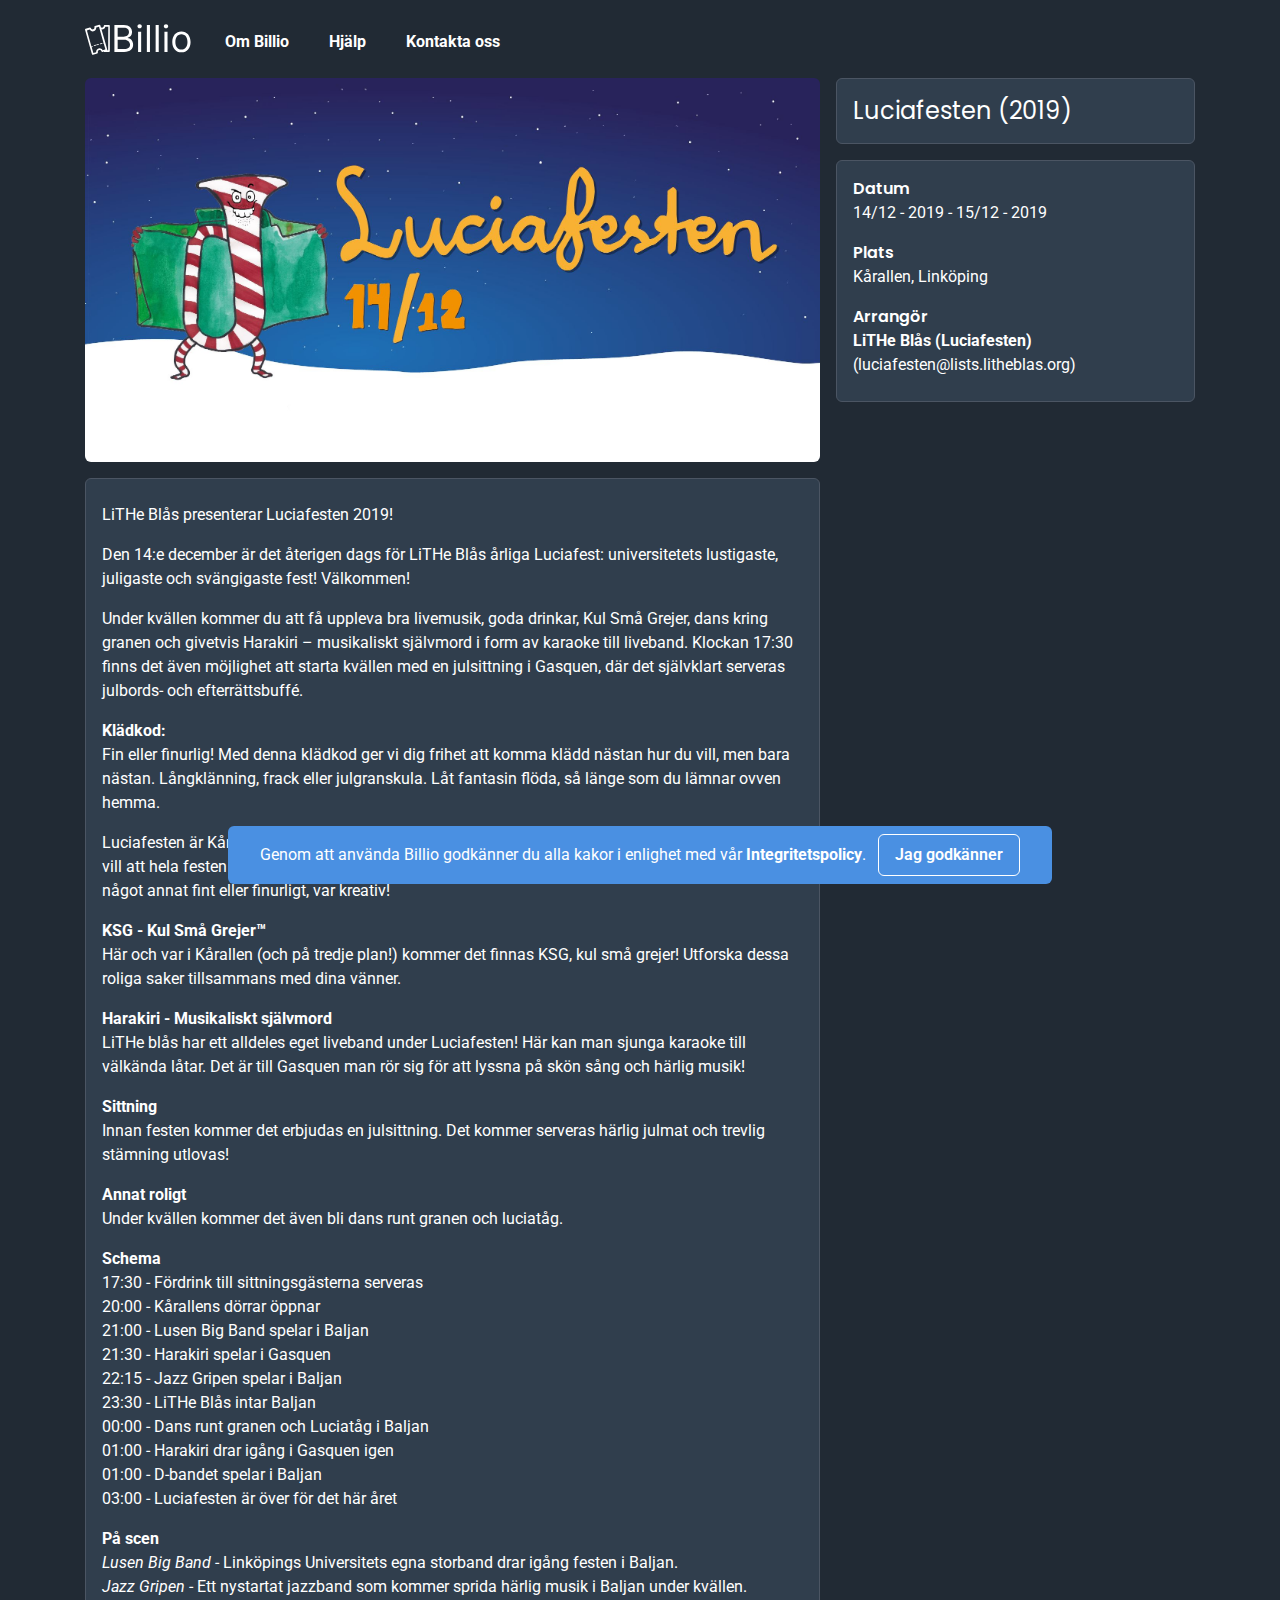
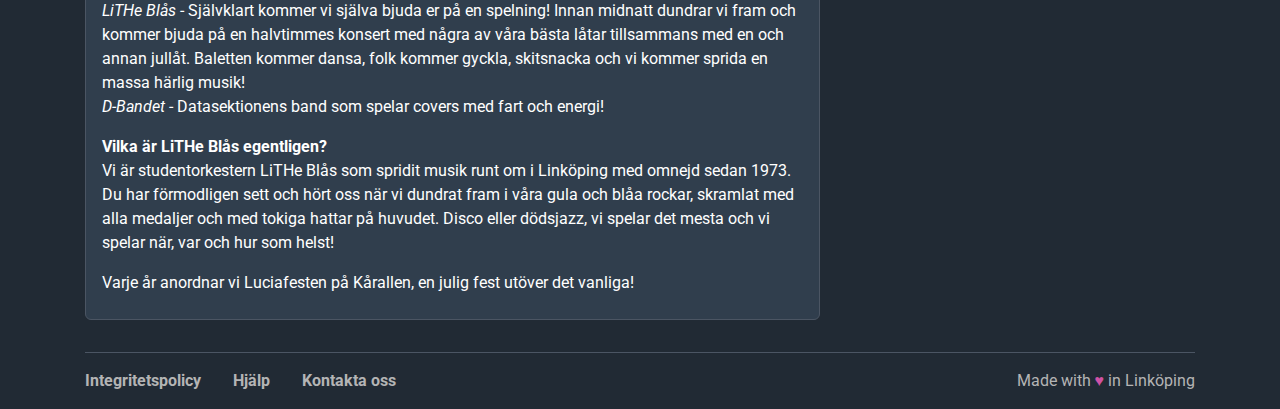
<file: event/luciafesten-2019.html>
<!doctype html>
<html lang="sv">

<head>
    <meta charset="utf-8">
    <meta name="viewport" content="width=device-width, initial-scale=1">

    <!-- CSRF Token -->
    <meta name="csrf-token" content="gf869lZeG4kfcyvbWtFX0sTvMgBQZZTGCc0wYNRk">

    <title>Luciafesten (2019) | Billio</title>
    <meta name="description" content="Den 14:e december är det återigen dags för LiTHe Blås årliga Luciafest: universitetets lustigaste, juligaste och svängigaste fest! Välkommen!">

    <link rel="shortcut icon" type="image/png" href="../img/favicon.png">
    <meta property="og:type" content="website" />
    <meta property="og:title" content="Luciafesten (2019) | Billio" />
    <meta property="og:description" content="Den 14:e december är det återigen dags för LiTHe Blås årliga Luciafest: universitetets lustigaste, juligaste och svängigaste fest! Välkommen!" />
    <meta property="og:image" content="/storage/Et0S1JBhdaaTPm5AHoJMG2U5XVmOB4l8vflxIIBQ.jpg" />

    <!-- Scripts -->
    <script src="../js/app.js@id=925cad0fbf80ed5c2442" defer></script>

    <!-- Global site tag (gtag.js) - Google Analytics -->
    <script async src="https://www.googletagmanager.com/gtag/js?id=UA-129583569-1"></script>
    <script>
        window.dataLayer = window.dataLayer || [];

        function gtag() {
            dataLayer.push(arguments);
        }
        gtag('js', new Date());
        gtag('config', 'UA-129583569-1');
    </script>

    <!-- Fonts -->
    <link rel="preconnect" href="https://fonts.googleapis.com">
    <link rel="preconnect" href="https://fonts.gstatic.com" crossorigin>
    <link
        href="https://fonts.googleapis.com/css2?family=Poppins:ital,wght@0,100;0,200;0,300;0,400;0,500;0,600;0,700;0,800;0,900;1,100;1,200;1,300;1,400;1,500;1,600;1,700;1,800;1,900&family=Roboto:ital,wght@0,100;0,300;0,400;0,500;0,700;0,900;1,100;1,300;1,400;1,500;1,700;1,900&display=swap"
        rel="stylesheet">

    <!-- Styles -->
    <link href="../css/app.css@id=e35f3efd5b0fe23a0d72.css" rel="stylesheet" data-turbolinks-track="true">

    <style >[wire\:loading], [wire\:loading\.delay], [wire\:loading\.inline-block], [wire\:loading\.inline], [wire\:loading\.block], [wire\:loading\.flex], [wire\:loading\.table], [wire\:loading\.grid], [wire\:loading\.inline-flex] {display: none;}[wire\:loading\.delay\.shortest], [wire\:loading\.delay\.shorter], [wire\:loading\.delay\.short], [wire\:loading\.delay\.long], [wire\:loading\.delay\.longer], [wire\:loading\.delay\.longest] {display:none;}[wire\:offline] {display: none;}[wire\:dirty]:not(textarea):not(input):not(select) {display: none;}input:-webkit-autofill, select:-webkit-autofill, textarea:-webkit-autofill {animation-duration: 50000s;animation-name: livewireautofill;}@keyframes livewireautofill { from {} }</style>
</head>

<body class="box-border bg-dark-grey">
    
    
    <header id="header">
        <div class="container mx-auto flex justify-between px-4 pb-4 pt-4 align-middle text-white lg:px-0">
            <div class="md:flex flex-row items-center">
                <h1>
                    <a href="../index.html" class="block w-28">
                        <svg fill="none" xmlns="http://www.w3.org/2000/svg" viewBox="0 0 257 105">
                            <path
                                d="M67.486 82.4h22.336c14.61 0 20.647-7.124 20.647-16.42 0-9.78-6.762-15.093-12.436-15.455v-.604c5.312-1.449 10.021-4.95 10.021-12.919 0-9.055-6.037-16.42-18.956-16.42H67.486V82.4Zm7.486-6.64V54.267h15.213c8.09 0 13.16 5.433 13.16 11.712 0 5.433-3.743 9.78-13.523 9.78h-14.85Zm0-28.012V27.222h14.126c8.21 0 11.832 4.347 11.832 9.78 0 6.52-5.312 10.746-12.074 10.746H74.972ZM121.803 82.4h7.124V36.036h-7.124V82.4Zm3.622-54.09c2.777 0 5.071-2.174 5.071-4.83 0-2.657-2.294-4.83-5.071-4.83-2.777 0-5.071 2.173-5.071 4.83 0 2.656 2.294 4.83 5.071 4.83Zm23.673-7.728h-7.124V82.4h7.124V20.582Zm20.17 0h-7.123V82.4h7.123V20.582ZM182.316 82.4h7.123V36.036h-7.123V82.4Zm3.622-54.09c2.777 0 5.071-2.174 5.071-4.83 0-2.657-2.294-4.83-5.071-4.83-2.777 0-5.071 2.173-5.071 4.83 0 2.656 2.294 4.83 5.071 4.83Zm35.384 55.056c12.557 0 21.008-9.538 21.008-23.906 0-14.489-8.451-24.027-21.008-24.027-12.557 0-21.009 9.538-21.009 24.027 0 14.368 8.452 23.906 21.009 23.906Zm0-6.4c-9.538 0-13.885-8.21-13.885-17.506 0-9.297 4.347-17.628 13.885-17.628s13.885 8.33 13.885 17.628c0 9.297-4.347 17.507-13.885 17.507ZM55.274 20.44H45.109c-1.151 0-1.918.805-1.918 2.011 0 2.413-1.918 4.423-4.22 4.423-.959 0-1.726-.402-2.493-.804l-1.343-4.624c-.383-1.005-1.342-1.609-2.301-1.408l-9.974 2.815c-.959.402-1.534 1.408-1.342 2.413.575 2.212-.576 4.624-2.877 5.428-2.11.604-4.603-.603-5.179-3.015-.383-1.006-1.342-1.609-2.301-1.408l-9.782 3.016C.42 29.689-.155 30.694.037 31.7l15.919 55.893c.192.804.959 1.407 1.918 1.407h.575l9.782-3.016c.959-.402 1.534-1.407 1.342-2.412-.575-2.212.576-4.625 2.877-5.429 2.11-.603 4.603.603 5.179 3.016.383 1.005 1.342 1.608 2.301 1.407l3.26-1.005c0 .201.193.402.384.402.384.402.768.603 1.343.603h10.165c1.15 0 1.918-.804 1.918-2.01V22.25c0-1.005-.767-1.81-1.726-1.81ZM31.299 74.525c-3.644 1.206-5.945 4.624-5.753 8.444l-6.33 2.01L15.38 71.71l1.918-.603c.576-.2.768-.804.576-1.206-.192-.603-.767-.804-1.151-.603l-1.918.603L4.448 33.107l6.33-2.01c1.342 2.412 4.027 4.222 6.904 4.222.767 0 1.534-.201 2.302-.403 3.644-1.206 5.945-4.624 5.753-8.444l6.33-2.01 10.356 36.793c-.575.2-.767.804-.575 1.206.192.402.575.804.96.804h.19l3.837 13.27-2.493.804-3.836 1.206c-1.918-3.418-5.754-5.026-9.207-4.02Zm21.865 4.222h-2.302c.192-.402.384-1.005.192-1.608L37.821 30.694c.383 0 .767.201 1.15.201 3.644 0 6.905-2.613 7.672-6.433h6.713l-.192 54.284Z"
                                fill="#FFF" />
                            <path
                                d="m24.67 66.066-3.966 1.1c-.626.184-.834.734-.626 1.1.209.367.626.734 1.044.734h.208l3.966-1.1c.626-.184.834-.734.626-1.1 0-.734-.626-.917-1.252-.734ZM30.67 64.048l-3.966 1.107c-.626.184-.834.738-.626 1.107.209.369.626.738 1.044.738h.208l3.966-1.107c.626-.184.834-.738.626-1.107-.209-.553-.835-.922-1.252-.738ZM38.863 62.066l-4.017 1.1c-.634 0-.846.55-.846 1.1.212.367.634.734 1.057.734h.212l4.017-1.1c.635-.184.846-.734.635-1.1 0-.734-.423-.917-1.058-.734Z"
                                fill="#FFF" />
                        </svg>
                    </a>
                </h1>

                <nav class="md:ml-5">
                    <ul class="flex gap-4 md:gap-6 mt-2 md:mt-1.5 -ml-2 md:-ml-0">
                        <li><a class="hover:bg-slate-700 hover:transition-all inline-block hover:no-underline px-2 py-1 rounded-md" href="../about.html">Om Billio</a></li>
                        <li><a class="hover:bg-slate-700 hover:transition-all inline-block hover:no-underline px-2 py-1 rounded-md" href="../help.html">Hjälp</a></li>
                        <li><a class="hover:bg-slate-700 hover:transition-all inline-block hover:no-underline px-2 py-1 rounded-md" href="../contact.html">Kontakta oss</a></li>
                    </ul>
                </nav>
            </div>

            <div class="items-center mt-1.5 hidden"><a href="https://billio.app/my-account" class="btn btn-white">Mina Sidor</a></div>
        </div>
    </header>
        <main x-data="{ activeTab: 'om-evenemanget' }" class="px-4 xl:px-0">
        <div class="container mx-auto pb-8">
            <div class="grid grid-cols-1 gap-y-4 md:grid-cols-3 md:gap-4">
                <div class="col-span-2">
                    <img src="../storage/rtkiMGBYcBSHnnrsmrXvnRl8VXXPyUrETHPpBZCJ.jpg" alt="" class="rounded-md">

                    <div class="mt-4 rounded-md border border-gray-600 bg-light-grey p-4 text-white md:hidden">
                        <h1 class="relative font-headline text-2xl text-white">Luciafesten (2019)</h1>
                    </div>

                    <div class="mt-4 rounded-md border border-gray-600 bg-light-grey p-4 text-white md:hidden">
                        <h4 class="-mb-2 font-headline font-semibold">Datum</h4>
                        <p>14/12 - 2019 -
                            15/12 - 2019</p>

                        <h4 class="-mb-2 pt-2 font-headline font-semibold">Plats</h4>
                        <p>Kårallen, Linköping</p>

                        <h4 class="-mb-2 pt-2 font-headline font-semibold">Arrangör</h4>
                        <p><a href="https://litheblas.org" target="_blank">LiTHe Blås (Luciafesten)</a> (<a href="../cdn-cgi/l/email-protection.html" class="__cf_email__" data-cfemail="036f76606a6265667077666d436f6a7077702d6f6a776b66616f62702d6c7164">[email&#160;protected]</a>)</p>
                    </div>

                    
                    <div class="mt-4 rounded-md border border-gray-600 bg-light-grey p-4 text-white">
                                                                                    <div :class="{ 'active': activeTab === 'om-evenemanget' }"
                                    x-show="activeTab === 'om-evenemanget'">
                                    <p>LiTHe Blås presenterar Luciafesten 2019!</p>
<p>Den 14:e december är det återigen dags för LiTHe Blås årliga Luciafest: universitetets lustigaste, juligaste och svängigaste fest! Välkommen!</p>
<p>Under kvällen kommer du att få uppleva bra livemusik, goda drinkar, Kul Små Grejer, dans kring granen och givetvis Harakiri – musikaliskt självmord i form av karaoke till liveband. Klockan 17:30 finns det även möjlighet att starta kvällen med en julsittning i Gasquen, där det självklart serveras julbords- och efterrättsbuffé.</p>
<p><strong>Klädkod:</strong><br>
Fin eller finurlig! Med denna klädkod ger vi dig frihet att komma klädd nästan hur du vill, men bara nästan. Långklänning, frack eller julgranskula. Låt fantasin flöda, så länge som du lämnar ovven hemma.</p>
<p>Luciafesten är Kårallens juligaste fest, vilket syns på all dekor och den stora julgranen i Baljan. Vi vill att hela festen ska kännas julig så ovven lämnas hemma och ta istället på dig en jultröja eller något annat fint eller finurligt, var kreativ!</p>
<p><strong>KSG - Kul Små Grejer™</strong><br>
Här och var i Kårallen (och på tredje plan!) kommer det finnas KSG, kul små grejer! Utforska dessa roliga saker tillsammans med dina vänner.</p>
<p><strong>Harakiri - Musikaliskt självmord</strong><br>
LiTHe blås har ett alldeles eget liveband under Luciafesten! Här kan man sjunga karaoke till välkända låtar. Det är till Gasquen man rör sig för att lyssna på skön sång och härlig musik!</p>
<p><strong>Sittning</strong><br>
Innan festen kommer det erbjudas en julsittning. Det kommer serveras härlig julmat och trevlig stämning utlovas!</p>
<p><strong>Annat roligt</strong><br>
Under kvällen kommer det även bli dans runt granen och luciatåg.</p>
<p><strong>Schema</strong><br>
17:30 - Fördrink till sittningsgästerna serveras<br>
20:00 - Kårallens dörrar öppnar<br>
21:00 - Lusen Big Band spelar i Baljan<br>
21:30 - Harakiri spelar i Gasquen<br>
22:15 - Jazz Gripen spelar i Baljan<br>
23:30 - LiTHe Blås intar Baljan<br>
00:00 - Dans runt granen och Luciatåg i Baljan<br>
01:00 - Harakiri drar igång i Gasquen igen<br>
01:00 - D-bandet spelar i Baljan<br>
03:00 - Luciafesten är över för det här året<br></p>
<p><strong>På scen</strong><br>
<em>Lusen Big Band</em> - Linköpings Universitets egna storband drar igång festen i Baljan.<br>
<em>Jazz Gripen</em> - Ett nystartat jazzband som kommer sprida härlig musik i Baljan under kvällen.<br>
<em>LiTHe Blås</em> - Självklart kommer vi själva bjuda er på en spelning! Innan midnatt dundrar vi fram och kommer bjuda på en halvtimmes konsert med några av våra bästa låtar tillsammans med en och annan jullåt. Baletten kommer dansa, folk kommer gyckla, skitsnacka och vi kommer sprida en massa härlig musik!<br>
<em>D-Bandet</em> - Datasektionens band som spelar covers med fart och energi!<br></p>
<p><strong>Vilka är LiTHe Blås egentligen?</strong><br>
Vi är studentorkestern LiTHe Blås som spridit musik runt om i Linköping med omnejd sedan 1973. Du har förmodligen sett och hört oss när vi dundrat fram i våra gula och blåa rockar, skramlat med alla medaljer och med tokiga hattar på huvudet. Disco eller dödsjazz, vi spelar det mesta och vi spelar när, var och hur som helst!</p>
<p>Varje år anordnar vi Luciafesten på Kårallen, en julig fest utöver det vanliga!</p>

                                </div>
                                                                        </div>

                    <!-- List out donation goals -->
                    
                    <div x-show="activeTab != 'donera' && activeTab != 'deltagarbetalning'">
                        
                                            </div>
                </div>

                <div class="hidden md:block">
                    <div class="rounded-md border border-gray-600 bg-light-grey p-4 text-white">
                        <h1 class="relative font-headline text-2xl text-white">Luciafesten (2019)</h1>
                    </div>

                    <div class="mt-4 rounded-md border border-gray-600 bg-light-grey p-4 text-white">
                        <h4 class="-mb-2 font-headline font-semibold">Datum</h4>
                        <p>14/12 - 2019 -
                            15/12 - 2019</p>

                        <h4 class="-mb-2 pt-2 font-headline font-semibold">Plats</h4>
                        <p>Kårallen, Linköping</p>

                        <h4 class="-mb-2 pt-2 font-headline font-semibold">Arrangör</h4>
                        <p><a href="https://litheblas.org" target="_blank">LiTHe Blås (Luciafesten)</a> (<a href="../cdn-cgi/l/email-protection.html" class="__cf_email__" data-cfemail="0d61786e646c6b687e7968634d61647e797e2361647965686f616c7e23627f6a">[email&#160;protected]</a>)</p>
                    </div>

                                    </div>
            </div>
        </div>
    </main>
<section class="bg-dark-grey text-grey" id="footer">
        <div class="container mx-auto justify-between border-t border-gray-600 py-4 px-4 md:flex xl:px-0">
            <div class="flex space-x-8">
                <a href="../privacy-policy.html">Integritetspolicy</a>
                <a href="../help.html">Hjälp</a>
                <a href="../contact.html">Kontakta oss</a>
            </div>
            <a href="https://wheresmar.co" target="_blank" rel="noopener noreferrer" class="font-normal">Made with <span
                    class="text-pink">♥</span>
                in Linköping</a>
        </div>
    </section>

    <div class="js-cookie-consent fixed bottom-0 flex w-full justify-center md:bottom-4">
    <div class="cookie-bar bg-blue px-4 text-white md:rounded-md md:px-8 md:text-center">
        <p>Genom att använda Billio godkänner du alla kakor i enlighet med vår <a href="../privacy-policy.html">Integritetspolicy</a>. <a class="js-cookie-consent-agree btn btn-white mt-2 w-full text-center md:mt-0 md:ml-2 md:w-auto">Jag godkänner</a></p>
    </div>
</div>

    <script data-cfasync="false" src="../cdn-cgi/scripts/5c5dd728/cloudflare-static/email-decode.min.js"></script><script>

        window.laravelCookieConsent = (function () {

            const COOKIE_VALUE = 1;
            const COOKIE_DOMAIN = 'billio.app';

            function consentWithCookies() {
                setCookie('laravel_cookie_consent', COOKIE_VALUE, 7300);
                hideCookieDialog();
            }

            function cookieExists(name) {
                return (document.cookie.split('; ').indexOf(name + '=' + COOKIE_VALUE) !== -1);
            }

            function hideCookieDialog() {
                const dialogs = document.getElementsByClassName('js-cookie-consent');

                for (let i = 0; i < dialogs.length; ++i) {
                    dialogs[i].style.display = 'none';
                }
            }

            function setCookie(name, value, expirationInDays) {
                const date = new Date();
                date.setTime(date.getTime() + (expirationInDays * 24 * 60 * 60 * 1000));
                document.cookie = name + '=' + value
                    + ';expires=' + date.toUTCString()
                    + ';domain=' + COOKIE_DOMAIN
                    + ';path=/'
                    + '';
            }

            if (cookieExists('laravel_cookie_consent')) {
                hideCookieDialog();
            }

            const buttons = document.getElementsByClassName('js-cookie-consent-agree');

            for (let i = 0; i < buttons.length; ++i) {
                buttons[i].addEventListener('click', consentWithCookies);
            }

            return {
                consentWithCookies: consentWithCookies,
                hideCookieDialog: hideCookieDialog
            };
        })();
    </script>


    <script src="../livewire/livewire.js@id=de3fca26689cb5a39af4" data-turbo-eval="false" data-turbolinks-eval="false" ></script><script data-turbo-eval="false" data-turbolinks-eval="false" >window.livewire = new Livewire();window.Livewire = window.livewire;window.livewire_app_url = '';window.livewire_token = 'gf869lZeG4kfcyvbWtFX0sTvMgBQZZTGCc0wYNRk';window.deferLoadingAlpine = function (callback) {window.addEventListener('livewire:load', function () {callback();});};let started = false;window.addEventListener('alpine:initializing', function () {if (! started) {window.livewire.start();started = true;}});document.addEventListener("DOMContentLoaded", function () {if (! started) {window.livewire.start();started = true;}});</script>
        </body>

    </html>
</file>
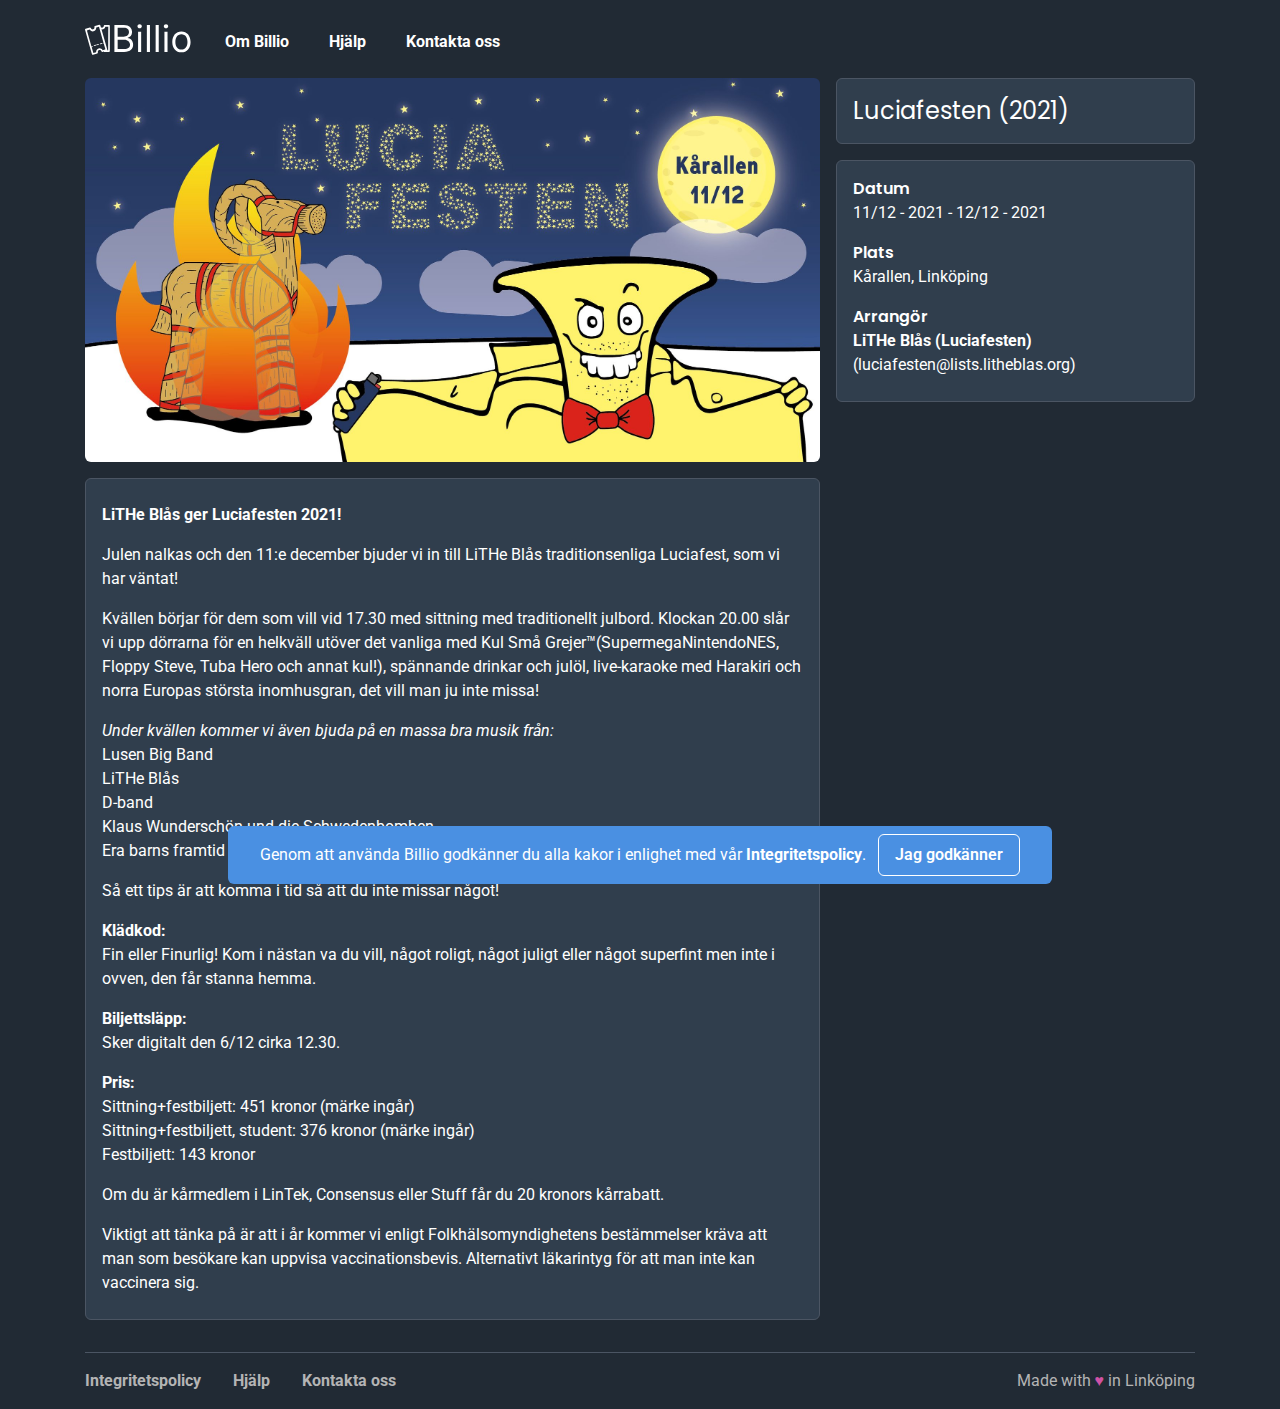
<file: event/luciafesten-2021.html>
<!doctype html>
<html lang="sv">

<head>
    <meta charset="utf-8">
    <meta name="viewport" content="width=device-width, initial-scale=1">

    <!-- CSRF Token -->
    <meta name="csrf-token" content="gf869lZeG4kfcyvbWtFX0sTvMgBQZZTGCc0wYNRk">

    <title>Luciafesten (2021) | Billio</title>
    <meta name="description" content="LiTHe Blås ger Luciafesten 2021! Julen nalkas och den 11:e december bjuder vi in till LiTHe Blås traditionsenliga Luciafest, som vi har väntat!">

    <link rel="shortcut icon" type="image/png" href="../img/favicon.png">
    <meta property="og:type" content="website" />
    <meta property="og:title" content="Luciafesten (2021) | Billio" />
    <meta property="og:description" content="LiTHe Blås ger Luciafesten 2021! Julen nalkas och den 11:e december bjuder vi in till LiTHe Blås traditionsenliga Luciafest, som vi har väntat!" />
    <meta property="og:image" content="/storage/IZfh3tVm2VhfvvG67PGiASnPmoZJ3yHuznmsS26V.jpg" />

    <!-- Scripts -->
    <script src="../js/app.js@id=925cad0fbf80ed5c2442" defer></script>

    <!-- Global site tag (gtag.js) - Google Analytics -->
    <script async src="https://www.googletagmanager.com/gtag/js?id=UA-129583569-1"></script>
    <script>
        window.dataLayer = window.dataLayer || [];

        function gtag() {
            dataLayer.push(arguments);
        }
        gtag('js', new Date());
        gtag('config', 'UA-129583569-1');
    </script>

    <!-- Fonts -->
    <link rel="preconnect" href="https://fonts.googleapis.com">
    <link rel="preconnect" href="https://fonts.gstatic.com" crossorigin>
    <link
        href="https://fonts.googleapis.com/css2?family=Poppins:ital,wght@0,100;0,200;0,300;0,400;0,500;0,600;0,700;0,800;0,900;1,100;1,200;1,300;1,400;1,500;1,600;1,700;1,800;1,900&family=Roboto:ital,wght@0,100;0,300;0,400;0,500;0,700;0,900;1,100;1,300;1,400;1,500;1,700;1,900&display=swap"
        rel="stylesheet">

    <!-- Styles -->
    <link href="../css/app.css@id=e35f3efd5b0fe23a0d72.css" rel="stylesheet" data-turbolinks-track="true">

    <style >[wire\:loading], [wire\:loading\.delay], [wire\:loading\.inline-block], [wire\:loading\.inline], [wire\:loading\.block], [wire\:loading\.flex], [wire\:loading\.table], [wire\:loading\.grid], [wire\:loading\.inline-flex] {display: none;}[wire\:loading\.delay\.shortest], [wire\:loading\.delay\.shorter], [wire\:loading\.delay\.short], [wire\:loading\.delay\.long], [wire\:loading\.delay\.longer], [wire\:loading\.delay\.longest] {display:none;}[wire\:offline] {display: none;}[wire\:dirty]:not(textarea):not(input):not(select) {display: none;}input:-webkit-autofill, select:-webkit-autofill, textarea:-webkit-autofill {animation-duration: 50000s;animation-name: livewireautofill;}@keyframes livewireautofill { from {} }</style>
</head>

<body class="box-border bg-dark-grey">
    
    
    <header id="header">
        <div class="container mx-auto flex justify-between px-4 pb-4 pt-4 align-middle text-white lg:px-0">
            <div class="md:flex flex-row items-center">
                <h1>
                    <a href="../index.html" class="block w-28">
                        <svg fill="none" xmlns="http://www.w3.org/2000/svg" viewBox="0 0 257 105">
                            <path
                                d="M67.486 82.4h22.336c14.61 0 20.647-7.124 20.647-16.42 0-9.78-6.762-15.093-12.436-15.455v-.604c5.312-1.449 10.021-4.95 10.021-12.919 0-9.055-6.037-16.42-18.956-16.42H67.486V82.4Zm7.486-6.64V54.267h15.213c8.09 0 13.16 5.433 13.16 11.712 0 5.433-3.743 9.78-13.523 9.78h-14.85Zm0-28.012V27.222h14.126c8.21 0 11.832 4.347 11.832 9.78 0 6.52-5.312 10.746-12.074 10.746H74.972ZM121.803 82.4h7.124V36.036h-7.124V82.4Zm3.622-54.09c2.777 0 5.071-2.174 5.071-4.83 0-2.657-2.294-4.83-5.071-4.83-2.777 0-5.071 2.173-5.071 4.83 0 2.656 2.294 4.83 5.071 4.83Zm23.673-7.728h-7.124V82.4h7.124V20.582Zm20.17 0h-7.123V82.4h7.123V20.582ZM182.316 82.4h7.123V36.036h-7.123V82.4Zm3.622-54.09c2.777 0 5.071-2.174 5.071-4.83 0-2.657-2.294-4.83-5.071-4.83-2.777 0-5.071 2.173-5.071 4.83 0 2.656 2.294 4.83 5.071 4.83Zm35.384 55.056c12.557 0 21.008-9.538 21.008-23.906 0-14.489-8.451-24.027-21.008-24.027-12.557 0-21.009 9.538-21.009 24.027 0 14.368 8.452 23.906 21.009 23.906Zm0-6.4c-9.538 0-13.885-8.21-13.885-17.506 0-9.297 4.347-17.628 13.885-17.628s13.885 8.33 13.885 17.628c0 9.297-4.347 17.507-13.885 17.507ZM55.274 20.44H45.109c-1.151 0-1.918.805-1.918 2.011 0 2.413-1.918 4.423-4.22 4.423-.959 0-1.726-.402-2.493-.804l-1.343-4.624c-.383-1.005-1.342-1.609-2.301-1.408l-9.974 2.815c-.959.402-1.534 1.408-1.342 2.413.575 2.212-.576 4.624-2.877 5.428-2.11.604-4.603-.603-5.179-3.015-.383-1.006-1.342-1.609-2.301-1.408l-9.782 3.016C.42 29.689-.155 30.694.037 31.7l15.919 55.893c.192.804.959 1.407 1.918 1.407h.575l9.782-3.016c.959-.402 1.534-1.407 1.342-2.412-.575-2.212.576-4.625 2.877-5.429 2.11-.603 4.603.603 5.179 3.016.383 1.005 1.342 1.608 2.301 1.407l3.26-1.005c0 .201.193.402.384.402.384.402.768.603 1.343.603h10.165c1.15 0 1.918-.804 1.918-2.01V22.25c0-1.005-.767-1.81-1.726-1.81ZM31.299 74.525c-3.644 1.206-5.945 4.624-5.753 8.444l-6.33 2.01L15.38 71.71l1.918-.603c.576-.2.768-.804.576-1.206-.192-.603-.767-.804-1.151-.603l-1.918.603L4.448 33.107l6.33-2.01c1.342 2.412 4.027 4.222 6.904 4.222.767 0 1.534-.201 2.302-.403 3.644-1.206 5.945-4.624 5.753-8.444l6.33-2.01 10.356 36.793c-.575.2-.767.804-.575 1.206.192.402.575.804.96.804h.19l3.837 13.27-2.493.804-3.836 1.206c-1.918-3.418-5.754-5.026-9.207-4.02Zm21.865 4.222h-2.302c.192-.402.384-1.005.192-1.608L37.821 30.694c.383 0 .767.201 1.15.201 3.644 0 6.905-2.613 7.672-6.433h6.713l-.192 54.284Z"
                                fill="#FFF" />
                            <path
                                d="m24.67 66.066-3.966 1.1c-.626.184-.834.734-.626 1.1.209.367.626.734 1.044.734h.208l3.966-1.1c.626-.184.834-.734.626-1.1 0-.734-.626-.917-1.252-.734ZM30.67 64.048l-3.966 1.107c-.626.184-.834.738-.626 1.107.209.369.626.738 1.044.738h.208l3.966-1.107c.626-.184.834-.738.626-1.107-.209-.553-.835-.922-1.252-.738ZM38.863 62.066l-4.017 1.1c-.634 0-.846.55-.846 1.1.212.367.634.734 1.057.734h.212l4.017-1.1c.635-.184.846-.734.635-1.1 0-.734-.423-.917-1.058-.734Z"
                                fill="#FFF" />
                        </svg>
                    </a>
                </h1>

                <nav class="md:ml-5">
                    <ul class="flex gap-4 md:gap-6 mt-2 md:mt-1.5 -ml-2 md:-ml-0">
                        <li><a class="hover:bg-slate-700 hover:transition-all inline-block hover:no-underline px-2 py-1 rounded-md" href="../about.html">Om Billio</a></li>
                        <li><a class="hover:bg-slate-700 hover:transition-all inline-block hover:no-underline px-2 py-1 rounded-md" href="../help.html">Hjälp</a></li>
                        <li><a class="hover:bg-slate-700 hover:transition-all inline-block hover:no-underline px-2 py-1 rounded-md" href="../contact.html">Kontakta oss</a></li>
                    </ul>
                </nav>
            </div>

            <div class="items-center mt-1.5 hidden"><a href="https://billio.app/my-account" class="btn btn-white">Mina Sidor</a></div>
        </div>
    </header>
        <main x-data="{ activeTab: 'om-evenemanget' }" class="px-4 xl:px-0">
        <div class="container mx-auto pb-8">
            <div class="grid grid-cols-1 gap-y-4 md:grid-cols-3 md:gap-4">
                <div class="col-span-2">
                    <img src="../storage/uQEhvs58nq2kci1vbgBLTStYxQ2OeJMBi7joFS7s.jpg" alt="" class="rounded-md">

                    <div class="mt-4 rounded-md border border-gray-600 bg-light-grey p-4 text-white md:hidden">
                        <h1 class="relative font-headline text-2xl text-white">Luciafesten (2021)</h1>
                    </div>

                    <div class="mt-4 rounded-md border border-gray-600 bg-light-grey p-4 text-white md:hidden">
                        <h4 class="-mb-2 font-headline font-semibold">Datum</h4>
                        <p>11/12 - 2021 -
                            12/12 - 2021</p>

                        <h4 class="-mb-2 pt-2 font-headline font-semibold">Plats</h4>
                        <p>Kårallen, Linköping</p>

                        <h4 class="-mb-2 pt-2 font-headline font-semibold">Arrangör</h4>
                        <p><a href="https://litheblas.org" target="_blank">LiTHe Blås (Luciafesten)</a> (<a href="../cdn-cgi/l/email-protection.html" class="__cf_email__" data-cfemail="4e223b2d272f282b3d3a2b200e22273d3a3d6022273a262b2c222f3d60213c29">[email&#160;protected]</a>)</p>
                    </div>

                    
                    <div class="mt-4 rounded-md border border-gray-600 bg-light-grey p-4 text-white">
                                                                                    <div :class="{ 'active': activeTab === 'om-evenemanget' }"
                                    x-show="activeTab === 'om-evenemanget'">
                                    <p><strong>LiTHe Blås ger Luciafesten 2021!</strong></p>
<p>Julen nalkas och den 11:e december bjuder vi in till LiTHe Blås traditionsenliga Luciafest, som vi har väntat!</p>
<p>Kvällen börjar för dem som vill vid 17.30 med sittning med traditionellt julbord.
Klockan 20.00 slår vi upp dörrarna för en helkväll utöver det vanliga med Kul Små Grejer™(SupermegaNintendoNES, Floppy Steve, Tuba Hero och annat kul!), spännande drinkar och julöl, live-karaoke med Harakiri och norra Europas största inomhusgran, det vill man ju inte missa!</p>
<p><em>Under kvällen kommer vi även bjuda på en massa bra musik från:</em><br>
Lusen Big Band<br>
LiTHe Blås<br>
D-band<br>
Klaus Wunderschön und die Schwedenbomben<br>
Era barns framtid<br></p>
<p>Så ett tips är att komma i tid så att du inte missar något!</p>
<p><strong>Klädkod:</strong><br>
Fin eller Finurlig! Kom i nästan va du vill, något roligt, något juligt eller något superfint men inte i ovven, den får stanna hemma.</p>
<p><strong>Biljettsläpp:</strong><br>
Sker digitalt den 6/12 cirka 12.30.</p>
<p><strong>Pris:</strong><br>
Sittning+festbiljett: 451 kronor (märke ingår)<br>
Sittning+festbiljett, student: 376 kronor (märke ingår)<br>
Festbiljett: 143 kronor</p>
<p>Om du är kårmedlem i LinTek, Consensus eller Stuff får du 20 kronors kårrabatt.</p>
<p>Viktigt att tänka på är att i år kommer vi enligt Folkhälsomyndighetens bestämmelser kräva att man som besökare kan uppvisa vaccinationsbevis. Alternativt läkarintyg för att man inte kan vaccinera sig.</p>

                                </div>
                                                                        </div>

                    <!-- List out donation goals -->
                    
                    <div x-show="activeTab != 'donera' && activeTab != 'deltagarbetalning'">
                        
                                            </div>
                </div>

                <div class="hidden md:block">
                    <div class="rounded-md border border-gray-600 bg-light-grey p-4 text-white">
                        <h1 class="relative font-headline text-2xl text-white">Luciafesten (2021)</h1>
                    </div>

                    <div class="mt-4 rounded-md border border-gray-600 bg-light-grey p-4 text-white">
                        <h4 class="-mb-2 font-headline font-semibold">Datum</h4>
                        <p>11/12 - 2021 -
                            12/12 - 2021</p>

                        <h4 class="-mb-2 pt-2 font-headline font-semibold">Plats</h4>
                        <p>Kårallen, Linköping</p>

                        <h4 class="-mb-2 pt-2 font-headline font-semibold">Arrangör</h4>
                        <p><a href="https://litheblas.org" target="_blank">LiTHe Blås (Luciafesten)</a> (<a href="../cdn-cgi/l/email-protection.html" class="__cf_email__" data-cfemail="92fee7f1fbf3f4f7e1e6f7fcd2fefbe1e6e1bcfefbe6faf7f0fef3e1bcfde0f5">[email&#160;protected]</a>)</p>
                    </div>

                                    </div>
            </div>
        </div>
    </main>
<section class="bg-dark-grey text-grey" id="footer">
        <div class="container mx-auto justify-between border-t border-gray-600 py-4 px-4 md:flex xl:px-0">
            <div class="flex space-x-8">
                <a href="../privacy-policy.html">Integritetspolicy</a>
                <a href="../help.html">Hjälp</a>
                <a href="../contact.html">Kontakta oss</a>
            </div>
            <a href="https://wheresmar.co" target="_blank" rel="noopener noreferrer" class="font-normal">Made with <span
                    class="text-pink">♥</span>
                in Linköping</a>
        </div>
    </section>

    <div class="js-cookie-consent fixed bottom-0 flex w-full justify-center md:bottom-4">
    <div class="cookie-bar bg-blue px-4 text-white md:rounded-md md:px-8 md:text-center">
        <p>Genom att använda Billio godkänner du alla kakor i enlighet med vår <a href="../privacy-policy.html">Integritetspolicy</a>. <a class="js-cookie-consent-agree btn btn-white mt-2 w-full text-center md:mt-0 md:ml-2 md:w-auto">Jag godkänner</a></p>
    </div>
</div>

    <script data-cfasync="false" src="../cdn-cgi/scripts/5c5dd728/cloudflare-static/email-decode.min.js"></script><script>

        window.laravelCookieConsent = (function () {

            const COOKIE_VALUE = 1;
            const COOKIE_DOMAIN = 'billio.app';

            function consentWithCookies() {
                setCookie('laravel_cookie_consent', COOKIE_VALUE, 7300);
                hideCookieDialog();
            }

            function cookieExists(name) {
                return (document.cookie.split('; ').indexOf(name + '=' + COOKIE_VALUE) !== -1);
            }

            function hideCookieDialog() {
                const dialogs = document.getElementsByClassName('js-cookie-consent');

                for (let i = 0; i < dialogs.length; ++i) {
                    dialogs[i].style.display = 'none';
                }
            }

            function setCookie(name, value, expirationInDays) {
                const date = new Date();
                date.setTime(date.getTime() + (expirationInDays * 24 * 60 * 60 * 1000));
                document.cookie = name + '=' + value
                    + ';expires=' + date.toUTCString()
                    + ';domain=' + COOKIE_DOMAIN
                    + ';path=/'
                    + '';
            }

            if (cookieExists('laravel_cookie_consent')) {
                hideCookieDialog();
            }

            const buttons = document.getElementsByClassName('js-cookie-consent-agree');

            for (let i = 0; i < buttons.length; ++i) {
                buttons[i].addEventListener('click', consentWithCookies);
            }

            return {
                consentWithCookies: consentWithCookies,
                hideCookieDialog: hideCookieDialog
            };
        })();
    </script>


    <script src="../livewire/livewire.js@id=de3fca26689cb5a39af4" data-turbo-eval="false" data-turbolinks-eval="false" ></script><script data-turbo-eval="false" data-turbolinks-eval="false" >window.livewire = new Livewire();window.Livewire = window.livewire;window.livewire_app_url = '';window.livewire_token = 'gf869lZeG4kfcyvbWtFX0sTvMgBQZZTGCc0wYNRk';window.deferLoadingAlpine = function (callback) {window.addEventListener('livewire:load', function () {callback();});};let started = false;window.addEventListener('alpine:initializing', function () {if (! started) {window.livewire.start();started = true;}});document.addEventListener("DOMContentLoaded", function () {if (! started) {window.livewire.start();started = true;}});</script>
        </body>

    </html>
</file>
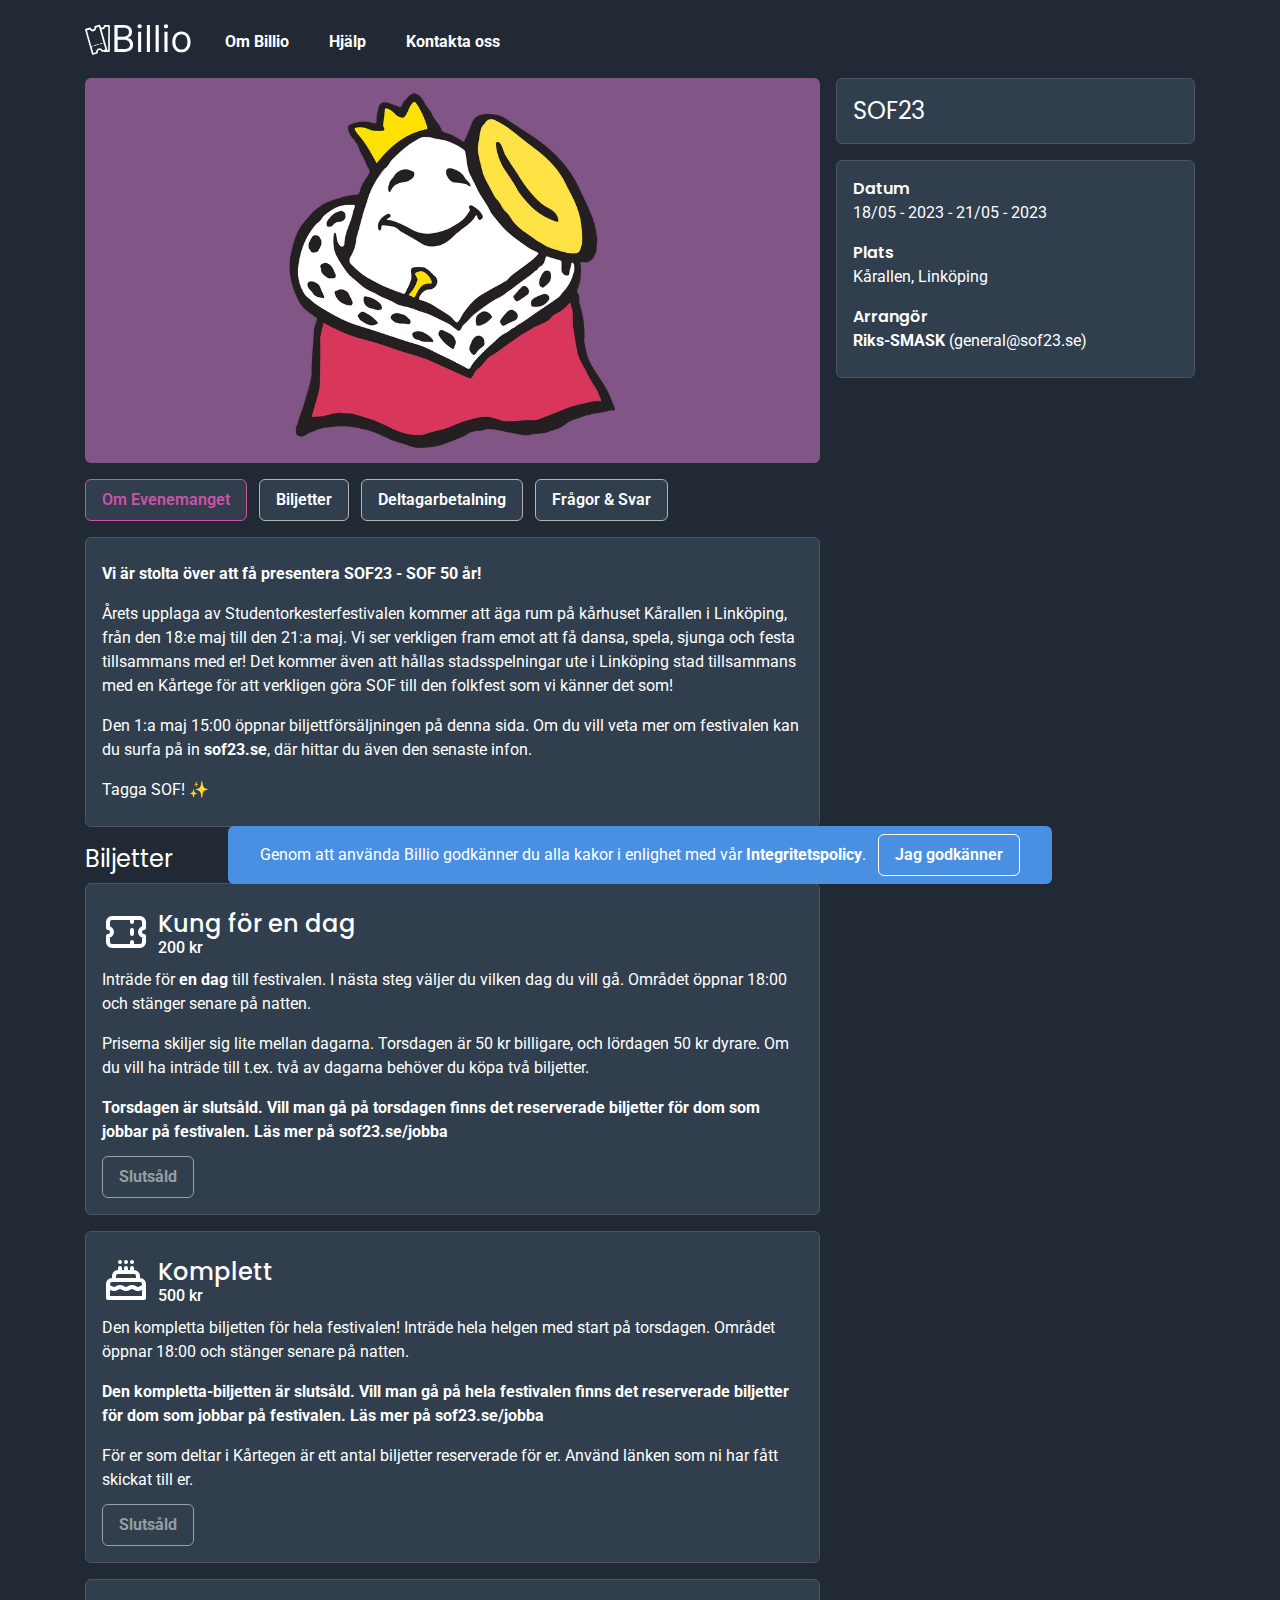
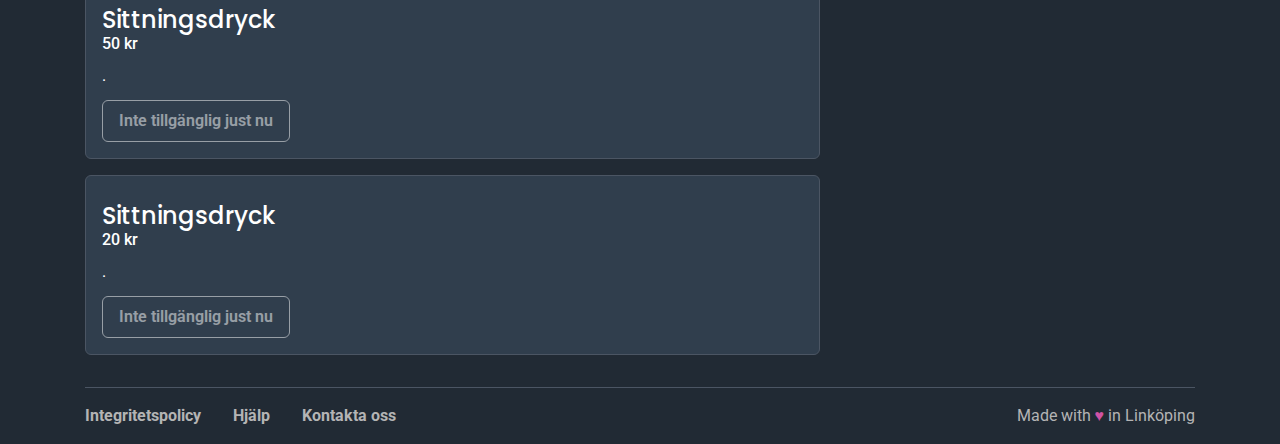
<file: event/sof.html>
<!doctype html>
<html lang="sv">

<head>
    <meta charset="utf-8">
    <meta name="viewport" content="width=device-width, initial-scale=1">

    <!-- CSRF Token -->
    <meta name="csrf-token" content="gf869lZeG4kfcyvbWtFX0sTvMgBQZZTGCc0wYNRk">

    <title>SOF23 | Billio</title>
    <meta name="description" content="Varmt välkommen till Studentorkesterfestivalen, norra Europas största studentarrangerade festival! SOF är en fest som hålls i maj i Linköping udda år, och som inte kan beskrivas som annat än en folkfest!">

    <link rel="shortcut icon" type="image/png" href="../img/favicon.png">
    <meta property="og:type" content="website" />
    <meta property="og:title" content="SOF23 | Billio" />
    <meta property="og:description" content="Varmt välkommen till Studentorkesterfestivalen, norra Europas största studentarrangerade festival! SOF är en fest som hålls i maj i Linköping udda år, och som inte kan beskrivas som annat än en folkfest!" />
    <meta property="og:image" content="/storage/oGhSlXP7esclFPsNvZwJVvA9KVmyDqBEQUYBuPFn.webp" />

    <!-- Scripts -->
    <script src="../js/app.js@id=925cad0fbf80ed5c2442" defer></script>

    <!-- Global site tag (gtag.js) - Google Analytics -->
    <script async src="https://www.googletagmanager.com/gtag/js?id=UA-129583569-1"></script>
    <script>
        window.dataLayer = window.dataLayer || [];

        function gtag() {
            dataLayer.push(arguments);
        }
        gtag('js', new Date());
        gtag('config', 'UA-129583569-1');
    </script>

    <!-- Fonts -->
    <link rel="preconnect" href="https://fonts.googleapis.com">
    <link rel="preconnect" href="https://fonts.gstatic.com" crossorigin>
    <link
        href="https://fonts.googleapis.com/css2?family=Poppins:ital,wght@0,100;0,200;0,300;0,400;0,500;0,600;0,700;0,800;0,900;1,100;1,200;1,300;1,400;1,500;1,600;1,700;1,800;1,900&family=Roboto:ital,wght@0,100;0,300;0,400;0,500;0,700;0,900;1,100;1,300;1,400;1,500;1,700;1,900&display=swap"
        rel="stylesheet">

    <!-- Styles -->
    <link href="../css/app.css@id=e35f3efd5b0fe23a0d72.css" rel="stylesheet" data-turbolinks-track="true">

    <style >[wire\:loading], [wire\:loading\.delay], [wire\:loading\.inline-block], [wire\:loading\.inline], [wire\:loading\.block], [wire\:loading\.flex], [wire\:loading\.table], [wire\:loading\.grid], [wire\:loading\.inline-flex] {display: none;}[wire\:loading\.delay\.shortest], [wire\:loading\.delay\.shorter], [wire\:loading\.delay\.short], [wire\:loading\.delay\.long], [wire\:loading\.delay\.longer], [wire\:loading\.delay\.longest] {display:none;}[wire\:offline] {display: none;}[wire\:dirty]:not(textarea):not(input):not(select) {display: none;}input:-webkit-autofill, select:-webkit-autofill, textarea:-webkit-autofill {animation-duration: 50000s;animation-name: livewireautofill;}@keyframes livewireautofill { from {} }</style>
</head>

<body class="box-border bg-dark-grey">
    
    
    <header id="header">
        <div class="container mx-auto flex justify-between px-4 pb-4 pt-4 align-middle text-white lg:px-0">
            <div class="md:flex flex-row items-center">
                <h1>
                    <a href="../index.html" class="block w-28">
                        <svg fill="none" xmlns="http://www.w3.org/2000/svg" viewBox="0 0 257 105">
                            <path
                                d="M67.486 82.4h22.336c14.61 0 20.647-7.124 20.647-16.42 0-9.78-6.762-15.093-12.436-15.455v-.604c5.312-1.449 10.021-4.95 10.021-12.919 0-9.055-6.037-16.42-18.956-16.42H67.486V82.4Zm7.486-6.64V54.267h15.213c8.09 0 13.16 5.433 13.16 11.712 0 5.433-3.743 9.78-13.523 9.78h-14.85Zm0-28.012V27.222h14.126c8.21 0 11.832 4.347 11.832 9.78 0 6.52-5.312 10.746-12.074 10.746H74.972ZM121.803 82.4h7.124V36.036h-7.124V82.4Zm3.622-54.09c2.777 0 5.071-2.174 5.071-4.83 0-2.657-2.294-4.83-5.071-4.83-2.777 0-5.071 2.173-5.071 4.83 0 2.656 2.294 4.83 5.071 4.83Zm23.673-7.728h-7.124V82.4h7.124V20.582Zm20.17 0h-7.123V82.4h7.123V20.582ZM182.316 82.4h7.123V36.036h-7.123V82.4Zm3.622-54.09c2.777 0 5.071-2.174 5.071-4.83 0-2.657-2.294-4.83-5.071-4.83-2.777 0-5.071 2.173-5.071 4.83 0 2.656 2.294 4.83 5.071 4.83Zm35.384 55.056c12.557 0 21.008-9.538 21.008-23.906 0-14.489-8.451-24.027-21.008-24.027-12.557 0-21.009 9.538-21.009 24.027 0 14.368 8.452 23.906 21.009 23.906Zm0-6.4c-9.538 0-13.885-8.21-13.885-17.506 0-9.297 4.347-17.628 13.885-17.628s13.885 8.33 13.885 17.628c0 9.297-4.347 17.507-13.885 17.507ZM55.274 20.44H45.109c-1.151 0-1.918.805-1.918 2.011 0 2.413-1.918 4.423-4.22 4.423-.959 0-1.726-.402-2.493-.804l-1.343-4.624c-.383-1.005-1.342-1.609-2.301-1.408l-9.974 2.815c-.959.402-1.534 1.408-1.342 2.413.575 2.212-.576 4.624-2.877 5.428-2.11.604-4.603-.603-5.179-3.015-.383-1.006-1.342-1.609-2.301-1.408l-9.782 3.016C.42 29.689-.155 30.694.037 31.7l15.919 55.893c.192.804.959 1.407 1.918 1.407h.575l9.782-3.016c.959-.402 1.534-1.407 1.342-2.412-.575-2.212.576-4.625 2.877-5.429 2.11-.603 4.603.603 5.179 3.016.383 1.005 1.342 1.608 2.301 1.407l3.26-1.005c0 .201.193.402.384.402.384.402.768.603 1.343.603h10.165c1.15 0 1.918-.804 1.918-2.01V22.25c0-1.005-.767-1.81-1.726-1.81ZM31.299 74.525c-3.644 1.206-5.945 4.624-5.753 8.444l-6.33 2.01L15.38 71.71l1.918-.603c.576-.2.768-.804.576-1.206-.192-.603-.767-.804-1.151-.603l-1.918.603L4.448 33.107l6.33-2.01c1.342 2.412 4.027 4.222 6.904 4.222.767 0 1.534-.201 2.302-.403 3.644-1.206 5.945-4.624 5.753-8.444l6.33-2.01 10.356 36.793c-.575.2-.767.804-.575 1.206.192.402.575.804.96.804h.19l3.837 13.27-2.493.804-3.836 1.206c-1.918-3.418-5.754-5.026-9.207-4.02Zm21.865 4.222h-2.302c.192-.402.384-1.005.192-1.608L37.821 30.694c.383 0 .767.201 1.15.201 3.644 0 6.905-2.613 7.672-6.433h6.713l-.192 54.284Z"
                                fill="#FFF" />
                            <path
                                d="m24.67 66.066-3.966 1.1c-.626.184-.834.734-.626 1.1.209.367.626.734 1.044.734h.208l3.966-1.1c.626-.184.834-.734.626-1.1 0-.734-.626-.917-1.252-.734ZM30.67 64.048l-3.966 1.107c-.626.184-.834.738-.626 1.107.209.369.626.738 1.044.738h.208l3.966-1.107c.626-.184.834-.738.626-1.107-.209-.553-.835-.922-1.252-.738ZM38.863 62.066l-4.017 1.1c-.634 0-.846.55-.846 1.1.212.367.634.734 1.057.734h.212l4.017-1.1c.635-.184.846-.734.635-1.1 0-.734-.423-.917-1.058-.734Z"
                                fill="#FFF" />
                        </svg>
                    </a>
                </h1>

                <nav class="md:ml-5">
                    <ul class="flex gap-4 md:gap-6 mt-2 md:mt-1.5 -ml-2 md:-ml-0">
                        <li><a class="hover:bg-slate-700 hover:transition-all inline-block hover:no-underline px-2 py-1 rounded-md" href="../about.html">Om Billio</a></li>
                        <li><a class="hover:bg-slate-700 hover:transition-all inline-block hover:no-underline px-2 py-1 rounded-md" href="../help.html">Hjälp</a></li>
                        <li><a class="hover:bg-slate-700 hover:transition-all inline-block hover:no-underline px-2 py-1 rounded-md" href="../contact.html">Kontakta oss</a></li>
                    </ul>
                </nav>
            </div>

            <div class="items-center mt-1.5 hidden"><a href="https://billio.app/my-account" class="btn btn-white">Mina Sidor</a></div>
        </div>
    </header>
        <main x-data="{ activeTab: 'om-evenemanget' }" class="px-4 xl:px-0">
        <div class="container mx-auto pb-8">
            <div class="grid grid-cols-1 gap-y-4 md:grid-cols-3 md:gap-4">
                <div class="col-span-2">
                    <img src="../storage/9x3arzZVVe9GozWhJqRE9BEtX2huKFWpNHHA3OsD.webp" alt="" class="rounded-md">

                    <div class="mt-4 rounded-md border border-gray-600 bg-light-grey p-4 text-white md:hidden">
                        <h1 class="relative font-headline text-2xl text-white">SOF23</h1>
                    </div>

                    <div class="mt-4 rounded-md border border-gray-600 bg-light-grey p-4 text-white md:hidden">
                        <h4 class="-mb-2 font-headline font-semibold">Datum</h4>
                        <p>18/05 - 2023 -
                            21/05 - 2023</p>

                        <h4 class="-mb-2 pt-2 font-headline font-semibold">Plats</h4>
                        <p>Kårallen, Linköping</p>

                        <h4 class="-mb-2 pt-2 font-headline font-semibold">Arrangör</h4>
                        <p><a href="https://sof23.se" target="_blank">Riks-SMASK</a> (<a href="../cdn-cgi/l/email-protection.html" class="__cf_email__" data-cfemail="9bfcfef5fee9faf7dbe8f4fda9a8b5e8fe">[email&#160;protected]</a>)</p>
                    </div>

                                            <div class="mt-4">
                                                            <a @click="activeTab = 'om-evenemanget'"
                                    class="btn mr-2 mb-2 bg-light-grey md:mb-0"
                                    :class="{ 'btn-pink': activeTab === 'om-evenemanget' }">Om Evenemanget</a>
                                                            <a @click="activeTab = 'biljetter'"
                                    class="btn mr-2 mb-2 bg-light-grey md:mb-0"
                                    :class="{ 'btn-pink': activeTab === 'biljetter' }">Biljetter</a>
                                                            <a @click="activeTab = 'deltagarbetalning'"
                                    class="btn mr-2 mb-2 bg-light-grey md:mb-0"
                                    :class="{ 'btn-pink': activeTab === 'deltagarbetalning' }">Deltagarbetalning</a>
                                                            <a @click="activeTab = 'fragor-svar'"
                                    class="btn mr-2 mb-2 bg-light-grey md:mb-0"
                                    :class="{ 'btn-pink': activeTab === 'fragor-svar' }">Frågor &amp; Svar</a>
                                                    </div>
                    
                    <div class="mt-4 rounded-md border border-gray-600 bg-light-grey p-4 text-white">
                                                                                    <div :class="{ 'active': activeTab === 'om-evenemanget' }"
                                    x-show="activeTab === 'om-evenemanget'">
                                    <p><strong>Vi är stolta över att få presentera SOF23 - SOF 50 år!</strong></p>
<p>Årets upplaga av Studentorkesterfestivalen kommer att äga rum på kårhuset Kårallen i Linköping, från den 18:e maj till den 21:a maj. Vi ser verkligen fram emot att få dansa, spela, sjunga och festa tillsammans med er! Det kommer även att hållas stadsspelningar ute i Linköping stad tillsammans med en Kårtege för att verkligen göra SOF till den folkfest som vi känner det som!</p>
<p>Den 1:a maj 15:00 öppnar biljettförsäljningen på denna sida. Om du vill veta mer om festivalen kan du surfa på in <a href="https://sof23.se" target="_blank">sof23.se</a>, där hittar du även den senaste infon.</p>
<p>Tagga SOF! ✨</p>

                                </div>
                                                            <div :class="{ 'active': activeTab === 'biljetter' }"
                                    x-show="activeTab === 'biljetter'">
                                    <p>Det finns två typer av biljetter tillgängliga, <em>Komplett</em> och en <em>Kung för en dag-biljett</em>. Köpa biljett gör du längst ned på sidan.</p>
<p><strong>Kung för en dag:</strong> <br>
I &quot;Kung för en dag&quot; ingår inträde till en av dagarna för festivalen. Vilken dag väljs vid köp. Festivalen är i Kårallen, Linköping. Om du vill köpa för flera dagar får du köpa flera biljetter. Men vi rekommenderar att ni istället köper en &quot;Komplett&quot;-biljett.</p>
<p><strong>Komplett:</strong> <br>
I den kompletta biljetten ingår inträde till alla dagarna för festivalen. &quot;The Full SOF-experience&quot; helt enkelt!</p>

                                </div>
                                                            <div :class="{ 'active': activeTab === 'deltagarbetalning' }"
                                    x-show="activeTab === 'deltagarbetalning'">
                                    <p>Om du har fått ett mail om att betala din deltagaranmälan så är det här du gör det. På grund av tekniska begränsningar behöver vi använda funktionen för donationer i biljettsystemet, därav det står ”Donera” på vissa ställen.</p>
<p><strong>Det är väldigt viktigt att du matar in den summa du fick i ditt mail och använder samma e-post som vid anmälan (den du fick e-postbrevet till).</strong></p>
<p>Om du inte gör det kan vi inte koppla ihop din anmälan med din betalning.</p>
<p>Din deltagaranmälan är inte giltig innan betalning är mottagen.</p>
<p>Om du har några frågor kan du höra av dig till <a href="../cdn-cgi/l/email-protection.html#c0b0b2eda2a9acaaa5b4b480b3afa6f2f3eeb3a5"><span class="__cf_email__" data-cfemail="ed9d9fc08f848187889999ad9e828bdfdec39e88">[email&#160;protected]</span></a>.</p>

                                </div>
                                                            <div :class="{ 'active': activeTab === 'fragor-svar' }"
                                    x-show="activeTab === 'fragor-svar'">
                                    <p><strong>Jag har problem med mitt biljettköp, vad gör jag då?</strong></p>
<ul>
<li>Tryck på <em>Hjälp</em> högst upp på sidan och läs vidare.</li>
</ul>
<p><strong>När får jag köpa biljett?</strong></p>
<ul>
<li>Den första maj släpps biljetterna till allmänheten.</li>
</ul>
<p><strong>Kan jag få återbetalning på min biljett om jag får förhinder?</strong></p>
<ul>
<li>Vi kan tyvärr inte återbetala några biljetter efter köp.</li>
</ul>
<p><strong>Jag har fler frågor om festivalen!</strong></p>
<ul>
<li>På <a href="https://sof23.se" target="_blank">sof23.se</a> kan du läsa mer om festivalen, och där hittar du den senaste informationen.</li>
</ul>

                                </div>
                                                                        </div>

                    <!-- List out donation goals -->
                                            <div x-show="activeTab === 'donera' || activeTab === 'deltagarbetalning'">
                            
                            <div class="mt-4 rounded-md border border-gray-600 bg-light-grey p-4 text-white">
                                <div x-show="activeTab != 'deltagarbetalning'">
                                    <h2 class="relative font-headline text-2xl text-white">Donationsnivåer</h2>
                                    <p class="mb-2">Totalt insamlat: 96 220 kr</p>

                                    <ul>
                                                                                    <li
                                                class=" bg-green-600  mb-2 rounded-md border border-gray-600 p-4">
                                                <span class="text-xl">0
                                                    kr</span><br>
                                            </li>
                                                                            </ul>
                                </div>

                                <h3 class="relative mt-4 -mb-2 font-headline text-xl text-white">Donera valfritt belopp</h3>
                                <form action="https://billio.app/event/sof/donate" method="post">
                                    <input type="hidden" name="_token" value="gf869lZeG4kfcyvbWtFX0sTvMgBQZZTGCc0wYNRk">                                    <input type="hidden" name="event_id" value="7">
                                    <input type="number" name="amount" value="100" min="10" max="10000"
                                        class="mr-1 w-1/4 rounded-md border-gray-300 bg-transparent shadow-sm focus:border-blue focus:ring focus:ring-blue focus:ring-opacity-50 sm:w-1/5">
                                    <button type="submit" class="btn btn-pink mt-4">Donera</button>
                                </form>

                                <p class="mt-2 text-grey">Vid belopp över 10 000 kr hänvisar vi att kontakta arrangören för
                                    att
                                    hantera
                                    donationen.</p>
                            </div>
                        </div>
                    
                    <div x-show="activeTab != 'donera' && activeTab != 'deltagarbetalning'">
                                                    <h1 class="relative mt-4 -mb-2 font-headline text-2xl text-white" id="tickets">Biljetter</h1>
                        
                                                    <div class="mt-4 rounded-md border border-gray-600 bg-light-grey p-4 text-white">
                                <form action="https://billio.app/event/sof/dayticket" method="post">
    <div>
        <input type="hidden" name="_token" value="gf869lZeG4kfcyvbWtFX0sTvMgBQZZTGCc0wYNRk">        <input type="hidden" name="ticket_type_id" value="8">

        <div class="ticketTypeIcon"><svg xmlns="http://www.w3.org/2000/svg" fill="none" viewBox="0 0 24 24" stroke="currentColor">
  <path stroke-linecap="round" stroke-linejoin="round" stroke-width="2" d="M15 5v2m0 4v2m0 4v2M5 5a2 2 0 00-2 2v3a2 2 0 110 4v3a2 2 0 002 2h14a2 2 0 002-2v-3a2 2 0 110-4V7a2 2 0 00-2-2H5z"/>
</svg></div>

        <h3 class="mt-2 -mb-1 font-headline text-2xl font-medium">Kung för en dag</h3>
        <h4 class="text-base font-medium">200 kr</h4>

        <p>Inträde för <strong>en dag</strong> till festivalen. I nästa steg väljer du vilken dag du vill gå. Området öppnar 18:00 och stänger senare på natten.</p>
<p>Priserna skiljer sig lite mellan dagarna. Torsdagen är 50 kr billigare, och lördagen 50 kr dyrare. Om du vill ha inträde till t.ex. två av dagarna behöver du köpa två biljetter.</p>
<p><strong>Torsdagen är slutsåld. Vill man gå på torsdagen finns det reserverade biljetter för dom som jobbar på festivalen. Läs mer på <a href="https://sof23.se/jobba">sof23.se/jobba</a></strong></p>

    </div>

    <div>
                                    <div class="btn btn-white btn-disabled mt-1">Slutsåld</div>
                        </div>
</form>
                            </div>
                                                    <div class="mt-4 rounded-md border border-gray-600 bg-light-grey p-4 text-white">
                                <form action="https://billio.app/event/sof/complete" method="post">
    <div>
        <input type="hidden" name="_token" value="gf869lZeG4kfcyvbWtFX0sTvMgBQZZTGCc0wYNRk">        <input type="hidden" name="ticket_type_id" value="3">

        <div class="ticketTypeIcon"><svg xmlns="http://www.w3.org/2000/svg" fill="none" viewBox="0 0 24 24" stroke="currentColor">
  <path stroke-linecap="round" stroke-linejoin="round" stroke-width="2" d="M21 15.546c-.523 0-1.046.151-1.5.454a2.704 2.704 0 01-3 0 2.704 2.704 0 00-3 0 2.704 2.704 0 01-3 0 2.704 2.704 0 00-3 0 2.704 2.704 0 01-3 0 2.701 2.701 0 00-1.5-.454M9 6v2m3-2v2m3-2v2M9 3h.01M12 3h.01M15 3h.01M21 21v-7a2 2 0 00-2-2H5a2 2 0 00-2 2v7h18zm-3-9v-2a2 2 0 00-2-2H8a2 2 0 00-2 2v2h12z"/>
</svg></div>

        <h3 class="mt-2 -mb-1 font-headline text-2xl font-medium">Komplett</h3>
        <h4 class="text-base font-medium">500 kr</h4>

        <p>Den kompletta biljetten för hela festivalen! Inträde hela helgen med start på torsdagen. Området öppnar 18:00 och stänger senare på natten.</p>
<p><strong>Den kompletta-biljetten är slutsåld. Vill man gå på hela festivalen finns det reserverade biljetter för dom som jobbar på festivalen. Läs mer på <a href="https://sof23.se/jobba">sof23.se/jobba</a></strong></p>
<p>För er som deltar i Kårtegen är ett antal biljetter reserverade för er. Använd länken som ni har fått skickat till er.</p>

    </div>

    <div>
                                    <div class="btn btn-white btn-disabled mt-1">Slutsåld</div>
                        </div>
</form>
                            </div>
                                                    <div class="mt-4 rounded-md border border-gray-600 bg-light-grey p-4 text-white">
                                <form action="https://billio.app/event/sof/drink" method="post">
    <div>
        <input type="hidden" name="_token" value="gf869lZeG4kfcyvbWtFX0sTvMgBQZZTGCc0wYNRk">        <input type="hidden" name="ticket_type_id" value="11">

        <div class="ticketTypeIcon"></div>

        <h3 class="mt-2 -mb-1 font-headline text-2xl font-medium">Sittningsdryck</h3>
        <h4 class="text-base font-medium">50 kr</h4>

        <p>.</p>

    </div>

    <div>
                                    <div class="btn btn-white btn-disabled mt-1">Inte tillgänglig just nu</div>
                        </div>
</form>
                            </div>
                                                    <div class="mt-4 rounded-md border border-gray-600 bg-light-grey p-4 text-white">
                                <form action="https://billio.app/event/sof/free" method="post">
    <div>
        <input type="hidden" name="_token" value="gf869lZeG4kfcyvbWtFX0sTvMgBQZZTGCc0wYNRk">        <input type="hidden" name="ticket_type_id" value="12">

        <div class="ticketTypeIcon"></div>

        <h3 class="mt-2 -mb-1 font-headline text-2xl font-medium">Sittningsdryck</h3>
        <h4 class="text-base font-medium">20 kr</h4>

        <p>.</p>

    </div>

    <div>
                                    <div class="btn btn-white btn-disabled mt-1">Inte tillgänglig just nu</div>
                        </div>
</form>
                            </div>
                                            </div>
                </div>

                <div class="hidden md:block">
                    <div class="rounded-md border border-gray-600 bg-light-grey p-4 text-white">
                        <h1 class="relative font-headline text-2xl text-white">SOF23</h1>
                    </div>

                    <div class="mt-4 rounded-md border border-gray-600 bg-light-grey p-4 text-white">
                        <h4 class="-mb-2 font-headline font-semibold">Datum</h4>
                        <p>18/05 - 2023 -
                            21/05 - 2023</p>

                        <h4 class="-mb-2 pt-2 font-headline font-semibold">Plats</h4>
                        <p>Kårallen, Linköping</p>

                        <h4 class="-mb-2 pt-2 font-headline font-semibold">Arrangör</h4>
                        <p><a href="https://sof23.se" target="_blank">Riks-SMASK</a> (<a href="../cdn-cgi/l/email-protection.html" class="__cf_email__" data-cfemail="4b2c2e252e392a270b38242d797865382e">[email&#160;protected]</a>)</p>
                    </div>

                                    </div>
            </div>
        </div>
    </main>
<section class="bg-dark-grey text-grey" id="footer">
        <div class="container mx-auto justify-between border-t border-gray-600 py-4 px-4 md:flex xl:px-0">
            <div class="flex space-x-8">
                <a href="../privacy-policy.html">Integritetspolicy</a>
                <a href="../help.html">Hjälp</a>
                <a href="../contact.html">Kontakta oss</a>
            </div>
            <a href="https://wheresmar.co" target="_blank" rel="noopener noreferrer" class="font-normal">Made with <span
                    class="text-pink">♥</span>
                in Linköping</a>
        </div>
    </section>

    <div class="js-cookie-consent fixed bottom-0 flex w-full justify-center md:bottom-4">
    <div class="cookie-bar bg-blue px-4 text-white md:rounded-md md:px-8 md:text-center">
        <p>Genom att använda Billio godkänner du alla kakor i enlighet med vår <a href="../privacy-policy.html">Integritetspolicy</a>. <a class="js-cookie-consent-agree btn btn-white mt-2 w-full text-center md:mt-0 md:ml-2 md:w-auto">Jag godkänner</a></p>
    </div>
</div>

    <script data-cfasync="false" src="../cdn-cgi/scripts/5c5dd728/cloudflare-static/email-decode.min.js"></script><script>

        window.laravelCookieConsent = (function () {

            const COOKIE_VALUE = 1;
            const COOKIE_DOMAIN = 'billio.app';

            function consentWithCookies() {
                setCookie('laravel_cookie_consent', COOKIE_VALUE, 7300);
                hideCookieDialog();
            }

            function cookieExists(name) {
                return (document.cookie.split('; ').indexOf(name + '=' + COOKIE_VALUE) !== -1);
            }

            function hideCookieDialog() {
                const dialogs = document.getElementsByClassName('js-cookie-consent');

                for (let i = 0; i < dialogs.length; ++i) {
                    dialogs[i].style.display = 'none';
                }
            }

            function setCookie(name, value, expirationInDays) {
                const date = new Date();
                date.setTime(date.getTime() + (expirationInDays * 24 * 60 * 60 * 1000));
                document.cookie = name + '=' + value
                    + ';expires=' + date.toUTCString()
                    + ';domain=' + COOKIE_DOMAIN
                    + ';path=/'
                    + '';
            }

            if (cookieExists('laravel_cookie_consent')) {
                hideCookieDialog();
            }

            const buttons = document.getElementsByClassName('js-cookie-consent-agree');

            for (let i = 0; i < buttons.length; ++i) {
                buttons[i].addEventListener('click', consentWithCookies);
            }

            return {
                consentWithCookies: consentWithCookies,
                hideCookieDialog: hideCookieDialog
            };
        })();
    </script>


    <script src="../livewire/livewire.js@id=de3fca26689cb5a39af4" data-turbo-eval="false" data-turbolinks-eval="false" ></script><script data-turbo-eval="false" data-turbolinks-eval="false" >window.livewire = new Livewire();window.Livewire = window.livewire;window.livewire_app_url = '';window.livewire_token = 'gf869lZeG4kfcyvbWtFX0sTvMgBQZZTGCc0wYNRk';window.deferLoadingAlpine = function (callback) {window.addEventListener('livewire:load', function () {callback();});};let started = false;window.addEventListener('alpine:initializing', function () {if (! started) {window.livewire.start();started = true;}});document.addEventListener("DOMContentLoaded", function () {if (! started) {window.livewire.start();started = true;}});</script>
        </body>

    </html>
</file>
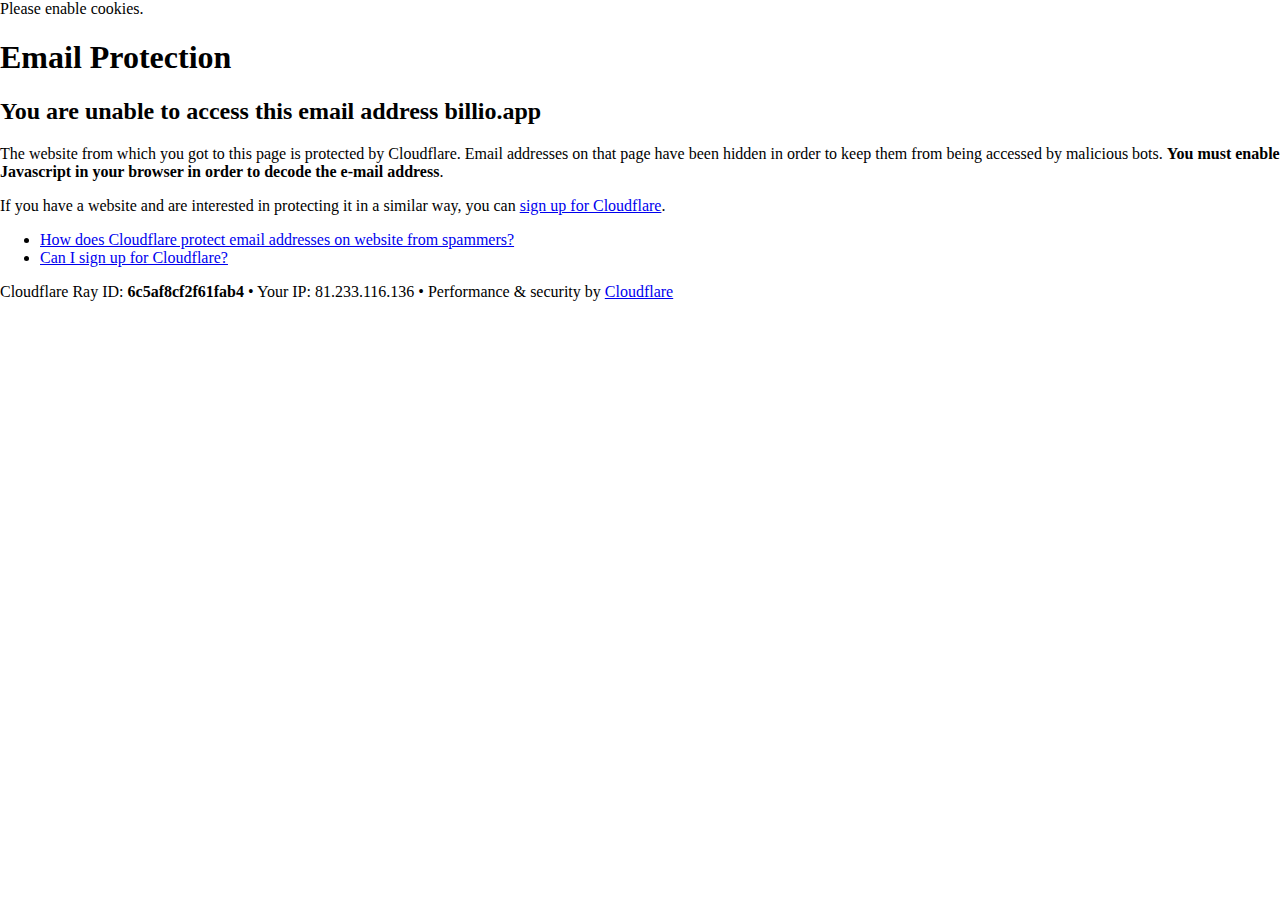
<file: cdn-cgi/l/email-protection.html>
<!DOCTYPE html>
<!--[if lt IE 7]> <html class="no-js ie6 oldie" lang="en-US"> <![endif]-->
<!--[if IE 7]>    <html class="no-js ie7 oldie" lang="en-US"> <![endif]-->
<!--[if IE 8]>    <html class="no-js ie8 oldie" lang="en-US"> <![endif]-->
<!--[if gt IE 8]><!--> <html class="no-js" lang="en-US"> <!--<![endif]-->
<head>
<title>Email Protection | Cloudflare</title>
<meta charset="UTF-8" />
<meta http-equiv="Content-Type" content="text/html; charset=UTF-8" />
<meta http-equiv="X-UA-Compatible" content="IE=Edge,chrome=1" />
<meta name="robots" content="noindex, nofollow" />
<meta name="viewport" content="width=device-width,initial-scale=1" />
<link rel="stylesheet" id="cf_styles-css" href="https://billio.app/cdn-cgi/styles/cf.errors.css" type="text/css" media="screen,projection" />
<!--[if lt IE 9]><link rel="stylesheet" id='cf_styles-ie-css' href="/cdn-cgi/styles/cf.errors.ie.css" type="text/css" media="screen,projection" /><![endif]-->
<style type="text/css">body{margin:0;padding:0}</style>


<!--[if gte IE 10]><!-->
<script>
  if (!navigator.cookieEnabled) {
    window.addEventListener('DOMContentLoaded', function () {
      var cookieEl = document.getElementById('cookie-alert');
      cookieEl.style.display = 'block';
    })
  }
</script>
<!--<![endif]-->


</head>
<body>
  <div id="cf-wrapper">
    <div class="cf-alert cf-alert-error cf-cookie-error" id="cookie-alert" data-translate="enable_cookies">Please enable cookies.</div>
    <div id="cf-error-details" class="cf-error-details-wrapper">
      <div class="cf-wrapper cf-header cf-error-overview">
        <h1 data-translate="block_headline">Email Protection</h1>
        <h2 class="cf-subheadline"><span data-translate="unable_to_access">You are unable to access this email address</span> billio.app</h2>
      </div><!-- /.header -->

      <div class="cf-section cf-wrapper">
        <div class="cf-columns two">
          <div class="cf-column">
            <p>The website from which you got to this page is protected by Cloudflare. Email addresses on that page have been hidden in order to keep them from being accessed by malicious bots. <strong>You must enable Javascript in your browser in order to decode the e-mail address</strong>.</p>
            <p>If you have a website and are interested in protecting it in a similar way, you can <a rel="noopener noreferrer" href="https://www.cloudflare.com/sign-up?utm_source=email_protection">sign up for Cloudflare</a>.</p>
          </div>

          <div class="cf-column">
            <div class="grid_4">
              <div class="rail">
                  <div class="panel">
                      <ul class="nobullets">
                        <li><a rel="noopener noreferrer" class="modal-link-faq" href="https://support.cloudflare.com/hc/en-us/articles/200170016-What-is-Email-Address-Obfuscation-">How does Cloudflare protect email addresses on website from spammers?</a></li>
                        <li><a rel="noopener noreferrer" class="modal-link-faq" href="https://support.cloudflare.com/hc/en-us/categories/200275218-Getting-Started">Can I sign up for Cloudflare?</a></li>
                    </ul>
                </div>
              </div>
            </div>
          </div>
        </div>
      </div><!-- /.section -->

      <div class="cf-error-footer cf-wrapper w-240 lg:w-full py-10 sm:py-4 sm:px-8 mx-auto text-center sm:text-left border-solid border-0 border-t border-gray-300">
  <p class="text-13">
    <span class="cf-footer-item sm:block sm:mb-1">Cloudflare Ray ID: <strong class="font-semibold">6c5af8cf2f61fab4</strong></span>
    <span class="cf-footer-separator sm:hidden">&bull;</span>
    <span class="cf-footer-item sm:block sm:mb-1"><span>Your IP</span>: 81.233.116.136</span>
    <span class="cf-footer-separator sm:hidden">&bull;</span>
    <span class="cf-footer-item sm:block sm:mb-1"><span>Performance &amp; security by</span> <a rel="noopener noreferrer" href="https://www.cloudflare.com/5xx-error-landing" id="brand_link" target="_blank">Cloudflare</a></span>
    
  </p>
</div><!-- /.error-footer -->


    </div><!-- /#cf-error-details -->
  </div><!-- /#cf-wrapper -->

  <script type="text/javascript">
  window._cf_translation = {};
  
  
</script>

</body>
</html>
</file>
<file: css/app.css@id=e35f3efd5b0fe23a0d72.css>
/*! tailwindcss v2.2.19 | MIT License | https://tailwindcss.com*/

/*! modern-normalize v1.1.0 | MIT License | https://github.com/sindresorhus/modern-normalize */html{-webkit-text-size-adjust:100%;line-height:1.15;-moz-tab-size:4;-o-tab-size:4;tab-size:4}body{font-family:system-ui,-apple-system,Segoe UI,Roboto,Helvetica,Arial,sans-serif,Apple Color Emoji,Segoe UI Emoji;margin:0}hr{color:inherit;height:0}abbr[title]{-webkit-text-decoration:underline dotted;text-decoration:underline dotted}b,strong{font-weight:bolder}code,kbd,pre,samp{font-family:ui-monospace,SFMono-Regular,Consolas,Liberation Mono,Menlo,monospace;font-size:1em}small{font-size:80%}sub,sup{font-size:75%;line-height:0;position:relative;vertical-align:baseline}sub{bottom:-.25em}sup{top:-.5em}table{border-color:inherit;text-indent:0}button,input,optgroup,select,textarea{font-family:inherit;font-size:100%;line-height:1.15;margin:0}button,select{text-transform:none}[type=button],[type=submit],button{-webkit-appearance:button}legend{padding:0}progress{vertical-align:baseline}[type=search]{-webkit-appearance:textfield;outline-offset:-2px}summary{display:list-item}blockquote,dd,dl,figure,h1,h2,h3,h4,h5,h6,hr,p,pre{margin:0}button{background-color:transparent;background-image:none}fieldset,ol,ul{margin:0;padding:0}ol,ul{list-style:none}html{font-family:Roboto,sans-serif;line-height:1.5}body{font-family:inherit;line-height:inherit}*,:after,:before{border:0 solid;box-sizing:border-box}hr{border-top-width:1px}img{border-style:solid}textarea{resize:vertical}input::-moz-placeholder,textarea::-moz-placeholder{color:#9ca3af}input:-ms-input-placeholder,textarea:-ms-input-placeholder{color:#9ca3af}input::placeholder,textarea::placeholder{color:#9ca3af}[role=button],button{cursor:pointer}table{border-collapse:collapse}h1,h2,h3,h4,h5,h6{font-size:inherit;font-weight:inherit}a{color:inherit;text-decoration:inherit}button,input,optgroup,select,textarea{color:inherit;line-height:inherit;padding:0}code,kbd,pre,samp{font-family:ui-monospace,SFMono-Regular,Menlo,Monaco,Consolas,Liberation Mono,Courier New,monospace}audio,canvas,embed,iframe,img,object,svg,video{display:block;vertical-align:middle}img,video{height:auto;max-width:100%}[hidden]{display:none}*,:after,:before{--tw-border-opacity:1;border-color:rgba(229,231,235,var(--tw-border-opacity))}[type=date],[type=email],[type=number],[type=password],[type=search],[type=text],[type=time],[type=url],select,textarea{--tw-shadow:0 0 #0000;-webkit-appearance:none;-moz-appearance:none;appearance:none;background-color:#fff;border-color:#6b7280;border-radius:0;border-width:1px;font-size:1rem;line-height:1.5rem;padding:.5rem .75rem}[type=date]:focus,[type=email]:focus,[type=number]:focus,[type=password]:focus,[type=search]:focus,[type=text]:focus,[type=time]:focus,[type=url]:focus,select:focus,textarea:focus{--tw-ring-inset:var(--tw-empty,/*!*/ /*!*/);--tw-ring-offset-width:0px;--tw-ring-offset-color:#fff;--tw-ring-color:#2563eb;--tw-ring-offset-shadow:var(--tw-ring-inset) 0 0 0 var(--tw-ring-offset-width) var(--tw-ring-offset-color);--tw-ring-shadow:var(--tw-ring-inset) 0 0 0 calc(1px + var(--tw-ring-offset-width)) var(--tw-ring-color);border-color:#2563eb;box-shadow:var(--tw-ring-offset-shadow),var(--tw-ring-shadow),var(--tw-shadow);outline:2px solid transparent;outline-offset:2px}input::-moz-placeholder,textarea::-moz-placeholder{color:#6b7280;opacity:1}input:-ms-input-placeholder,textarea:-ms-input-placeholder{color:#6b7280;opacity:1}input::placeholder,textarea::placeholder{color:#6b7280;opacity:1}select{background-image:url("data:image/svg+xml;charset=utf-8,%3Csvg xmlns='http://www.w3.org/2000/svg' fill='none' viewBox='0 0 20 20'%3E%3Cpath stroke='%236b7280' stroke-linecap='round' stroke-linejoin='round' stroke-width='1.5' d='m6 8 4 4 4-4'/%3E%3C/svg%3E");background-position:right .5rem center;background-repeat:no-repeat;background-size:1.5em 1.5em;padding-right:2.5rem}[type=checkbox],select{-webkit-print-color-adjust:exact;color-adjust:exact}[type=checkbox]{--tw-shadow:0 0 #0000;-webkit-appearance:none;-moz-appearance:none;appearance:none;background-color:#fff;background-origin:border-box;border-color:#6b7280;border-radius:0;border-width:1px;color:#2563eb;display:inline-block;flex-shrink:0;height:1rem;padding:0;-webkit-user-select:none;-moz-user-select:none;-ms-user-select:none;user-select:none;vertical-align:middle;width:1rem}[type=checkbox]:focus{--tw-ring-inset:var(--tw-empty,/*!*/ /*!*/);--tw-ring-offset-width:2px;--tw-ring-offset-color:#fff;--tw-ring-color:#2563eb;--tw-ring-offset-shadow:var(--tw-ring-inset) 0 0 0 var(--tw-ring-offset-width) var(--tw-ring-offset-color);--tw-ring-shadow:var(--tw-ring-inset) 0 0 0 calc(2px + var(--tw-ring-offset-width)) var(--tw-ring-color);box-shadow:var(--tw-ring-offset-shadow),var(--tw-ring-shadow),var(--tw-shadow);outline:2px solid transparent;outline-offset:2px}[type=checkbox]:checked{background-image:url("data:image/svg+xml;charset=utf-8,%3Csvg viewBox='0 0 16 16' fill='%23fff' xmlns='http://www.w3.org/2000/svg'%3E%3Cpath d='M12.207 4.793a1 1 0 0 1 0 1.414l-5 5a1 1 0 0 1-1.414 0l-2-2a1 1 0 0 1 1.414-1.414L6.5 9.086l4.293-4.293a1 1 0 0 1 1.414 0z'/%3E%3C/svg%3E");background-position:50%;background-repeat:no-repeat;background-size:100% 100%}[type=checkbox]:checked,[type=checkbox]:checked:focus,[type=checkbox]:checked:hover{background-color:currentColor;border-color:transparent}[type=checkbox]:indeterminate{background-color:currentColor;background-image:url("data:image/svg+xml;charset=utf-8,%3Csvg xmlns='http://www.w3.org/2000/svg' fill='none' viewBox='0 0 16 16'%3E%3Cpath stroke='%23fff' stroke-linecap='round' stroke-linejoin='round' stroke-width='2' d='M4 8h8'/%3E%3C/svg%3E");background-position:50%;background-repeat:no-repeat;background-size:100% 100%;border-color:transparent}[type=checkbox]:indeterminate:focus,[type=checkbox]:indeterminate:hover{background-color:currentColor;border-color:transparent}.container{width:100%}@media (min-width:1100px){.container{max-width:1100px}}@media (min-width:1110px){.container{max-width:1110px}}.btn{display:inline-block}.btn:hover{cursor:pointer}.btn:disabled{cursor:not-allowed}.btn{--tw-border-opacity:1;background-color:transparent;border-color:rgba(180,180,180,var(--tw-border-opacity));border-radius:.375rem;border-width:1px}.btn:hover{--tw-bg-opacity:1;background-color:rgba(180,180,180,var(--tw-bg-opacity))}.btn{background-image:none;font-size:1rem;font-weight:600;line-height:1.5rem;padding:.5rem 1rem}.btn,.btn:hover{--tw-text-opacity:1;color:rgba(255,255,255,var(--tw-text-opacity))}.btn:hover{text-decoration:none}.btn:disabled{opacity:.5}.btn{transition-duration:.15s;transition-property:background-color,border-color,color,fill,stroke,opacity,box-shadow,transform,filter,-webkit-backdrop-filter;transition-property:background-color,border-color,color,fill,stroke,opacity,box-shadow,transform,filter,backdrop-filter;transition-property:background-color,border-color,color,fill,stroke,opacity,box-shadow,transform,filter,backdrop-filter,-webkit-backdrop-filter;transition-timing-function:cubic-bezier(.4,0,.2,1)}.btn-pink{--tw-border-opacity:1;border-color:rgba(208,82,165,var(--tw-border-opacity))}.btn-pink:hover{--tw-bg-opacity:1;background-color:rgba(208,82,165,var(--tw-bg-opacity))}.btn-pink{--tw-text-opacity:1;color:rgba(208,82,165,var(--tw-text-opacity))}.btn-pink:hover{--tw-text-opacity:1;color:rgba(255,255,255,var(--tw-text-opacity))}.btn-orange{--tw-border-opacity:1;border-color:rgba(208,114,71,var(--tw-border-opacity))}.btn-orange:hover{--tw-bg-opacity:1;background-color:rgba(208,114,71,var(--tw-bg-opacity))}.btn-orange{--tw-text-opacity:1;color:rgba(208,114,71,var(--tw-text-opacity))}.btn-orange:hover{--tw-text-opacity:1;color:rgba(255,255,255,var(--tw-text-opacity))}.btn-blue{--tw-border-opacity:1;border-color:rgba(74,144,226,var(--tw-border-opacity))}.btn-blue:hover{--tw-bg-opacity:1;background-color:rgba(74,144,226,var(--tw-bg-opacity))}.btn-blue{--tw-text-opacity:1;color:rgba(74,144,226,var(--tw-text-opacity))}.btn-blue:hover{--tw-text-opacity:1;color:rgba(255,255,255,var(--tw-text-opacity))}.btn-white{--tw-border-opacity:1;border-color:rgba(255,255,255,var(--tw-border-opacity))}.btn-white:hover{--tw-bg-opacity:1;background-color:rgba(255,255,255,var(--tw-bg-opacity))}.btn-white{--tw-text-opacity:1;color:rgba(255,255,255,var(--tw-text-opacity))}.btn-white:hover{--tw-text-opacity:1;color:rgba(0,0,0,var(--tw-text-opacity))}.btn-disabled{cursor:not-allowed}.btn-disabled:hover{--tw-text-opacity:1;background-color:transparent;color:rgba(255,255,255,var(--tw-text-opacity));cursor:not-allowed}.btn-disabled{opacity:.5}p{padding-bottom:.5rem;padding-top:.5rem}a{font-weight:700}a:hover{text-decoration:underline}hr{background:#f3f3f6;border:0;height:3px;margin:20px 0}.ticketTypeIcon svg{float:left;height:3rem;margin-right:.5rem}.description.small{max-height:240px;overflow:hidden;position:relative}.description.small:after{background:-webkit-linear-gradient(hsla(0,0%,100%,0),#fff);background-image:linear-gradient(hsla(0,0%,100%,0),#fff);background-image:-ms-linear-gradient(hsla(0,0%,100%,0) 0,#fff 100%);bottom:0;content:"";height:15px;position:absolute;width:100%}.fixed{position:fixed}.relative{position:relative}.bottom-0{bottom:0}.z-0{z-index:0}.col-span-2{grid-column:span 2/span 2}.col-span-full{grid-column:1/-1}.m-0{margin:0}.mx-auto{margin-left:auto;margin-right:auto}.my-4{margin-bottom:1rem;margin-top:1rem}.mt-1{margin-top:.25rem}.mt-2{margin-top:.5rem}.mt-4{margin-top:1rem}.mt-8{margin-top:2rem}.mt-1\.5{margin-top:.375rem}.mr-1{margin-right:.25rem}.mr-2{margin-right:.5rem}.mr-3{margin-right:.75rem}.mb-0{margin-bottom:0}.mb-2{margin-bottom:.5rem}.mb-4{margin-bottom:1rem}.mb-6{margin-bottom:1.5rem}.mb-8{margin-bottom:2rem}.-mb-1{margin-bottom:-.25rem}.-mb-2{margin-bottom:-.5rem}.ml-2{margin-left:.5rem}.ml-4{margin-left:1rem}.-ml-2{margin-left:-.5rem}.box-border{box-sizing:border-box}.block{display:block}.inline-block{display:inline-block}.flex{display:flex}.table{display:table}.grid{display:grid}.hidden{display:none}.h-2{height:.5rem}.h-4{height:1rem}.h-5{height:1.25rem}.h-8{height:2rem}.h-9{height:2.25rem}.h-10{height:2.5rem}.h-12{height:3rem}.h-32{height:8rem}.h-2\.5{height:.625rem}.max-h-64{max-height:16rem}.w-8{width:2rem}.w-28{width:7rem}.w-32{width:8rem}.w-1\/4{width:25%}.w-full{width:100%}.max-w-xl{max-width:36rem}.transform{--tw-translate-x:0;--tw-translate-y:0;--tw-rotate:0;--tw-skew-x:0;--tw-skew-y:0;--tw-scale-x:1;--tw-scale-y:1;transform:translateX(var(--tw-translate-x)) translateY(var(--tw-translate-y)) rotate(var(--tw-rotate)) skewX(var(--tw-skew-x)) skewY(var(--tw-skew-y)) scaleX(var(--tw-scale-x)) scaleY(var(--tw-scale-y))}@-webkit-keyframes spin{to{transform:rotate(1turn)}}@keyframes spin{to{transform:rotate(1turn)}}@-webkit-keyframes ping{75%,to{opacity:0;transform:scale(2)}}@keyframes ping{75%,to{opacity:0;transform:scale(2)}}@-webkit-keyframes pulse{50%{opacity:.5}}@keyframes pulse{50%{opacity:.5}}@-webkit-keyframes bounce{0%,to{-webkit-animation-timing-function:cubic-bezier(.8,0,1,1);animation-timing-function:cubic-bezier(.8,0,1,1);transform:translateY(-25%)}50%{-webkit-animation-timing-function:cubic-bezier(0,0,.2,1);animation-timing-function:cubic-bezier(0,0,.2,1);transform:none}}@keyframes bounce{0%,to{-webkit-animation-timing-function:cubic-bezier(.8,0,1,1);animation-timing-function:cubic-bezier(.8,0,1,1);transform:translateY(-25%)}50%{-webkit-animation-timing-function:cubic-bezier(0,0,.2,1);animation-timing-function:cubic-bezier(0,0,.2,1);transform:none}}.cursor-pointer{cursor:pointer}.list-disc{list-style-type:disc}.grid-cols-1{grid-template-columns:repeat(1,minmax(0,1fr))}.grid-cols-2{grid-template-columns:repeat(2,minmax(0,1fr))}.grid-cols-8{grid-template-columns:repeat(8,minmax(0,1fr))}.flex-row{flex-direction:row}.items-center{align-items:center}.justify-center{justify-content:center}.justify-between{justify-content:space-between}.gap-4{gap:1rem}.gap-y-4{row-gap:1rem}.space-x-2>:not([hidden])~:not([hidden]){--tw-space-x-reverse:0;margin-left:calc(.5rem*(1 - var(--tw-space-x-reverse)));margin-right:calc(.5rem*var(--tw-space-x-reverse))}.space-x-8>:not([hidden])~:not([hidden]){--tw-space-x-reverse:0;margin-left:calc(2rem*(1 - var(--tw-space-x-reverse)));margin-right:calc(2rem*var(--tw-space-x-reverse))}.space-y-2>:not([hidden])~:not([hidden]){--tw-space-y-reverse:0;margin-bottom:calc(.5rem*var(--tw-space-y-reverse));margin-top:calc(.5rem*(1 - var(--tw-space-y-reverse)))}.space-y-4>:not([hidden])~:not([hidden]){--tw-space-y-reverse:0;margin-bottom:calc(1rem*var(--tw-space-y-reverse));margin-top:calc(1rem*(1 - var(--tw-space-y-reverse)))}.space-y-6>:not([hidden])~:not([hidden]){--tw-space-y-reverse:0;margin-bottom:calc(1.5rem*var(--tw-space-y-reverse));margin-top:calc(1.5rem*(1 - var(--tw-space-y-reverse)))}.overflow-x-auto{overflow-x:auto}.whitespace-nowrap{white-space:nowrap}.rounded{border-radius:.25rem}.rounded-md{border-radius:.375rem}.rounded-full{border-radius:9999px}.rounded-tl-md{border-top-left-radius:.375rem}.rounded-tr-md{border-top-right-radius:.375rem}.border-8{border-width:8px}.border{border-width:1px}.border-t-2{border-top-width:2px}.border-t-8{border-top-width:8px}.border-t{border-top-width:1px}.border-b{border-bottom-width:1px}.border-dashed{border-style:dashed}.border-gray-200{--tw-border-opacity:1;border-color:rgba(229,231,235,var(--tw-border-opacity))}.border-gray-300{--tw-border-opacity:1;border-color:rgba(209,213,219,var(--tw-border-opacity))}.border-gray-600{--tw-border-opacity:1;border-color:rgba(75,85,99,var(--tw-border-opacity))}.border-red-900{--tw-border-opacity:1;border-color:rgba(127,29,29,var(--tw-border-opacity))}.focus\:border-blue:focus{--tw-border-opacity:1;border-color:rgba(74,144,226,var(--tw-border-opacity))}.bg-transparent{background-color:transparent}.bg-white{--tw-bg-opacity:1;background-color:rgba(255,255,255,var(--tw-bg-opacity))}.bg-gray-100{--tw-bg-opacity:1;background-color:rgba(243,244,246,var(--tw-bg-opacity))}.bg-red-500{--tw-bg-opacity:1;background-color:rgba(239,68,68,var(--tw-bg-opacity))}.bg-red-700{--tw-bg-opacity:1;background-color:rgba(185,28,28,var(--tw-bg-opacity))}.bg-green-500{--tw-bg-opacity:1;background-color:rgba(16,185,129,var(--tw-bg-opacity))}.bg-green-600{--tw-bg-opacity:1;background-color:rgba(5,150,105,var(--tw-bg-opacity))}.bg-blue{--tw-bg-opacity:1;background-color:rgba(74,144,226,var(--tw-bg-opacity))}.bg-pink{--tw-bg-opacity:1;background-color:rgba(208,82,165,var(--tw-bg-opacity))}.bg-dark-grey{--tw-bg-opacity:1;background-color:rgba(33,42,52,var(--tw-bg-opacity))}.bg-light-grey{--tw-bg-opacity:1;background-color:rgba(48,62,77,var(--tw-bg-opacity))}.hover\:bg-red-700:hover{--tw-bg-opacity:1;background-color:rgba(185,28,28,var(--tw-bg-opacity))}.hover\:bg-green-700:hover{--tw-bg-opacity:1;background-color:rgba(4,120,87,var(--tw-bg-opacity))}.bg-cover{background-size:cover}.bg-center{background-position:50%}.p-0{padding:0}.p-2{padding:.5rem}.p-3{padding:.75rem}.p-4{padding:1rem}.px-1{padding-left:.25rem;padding-right:.25rem}.px-2{padding-left:.5rem;padding-right:.5rem}.px-4{padding-left:1rem;padding-right:1rem}.py-1{padding-bottom:.25rem;padding-top:.25rem}.py-2{padding-bottom:.5rem;padding-top:.5rem}.py-4{padding-bottom:1rem;padding-top:1rem}.py-8{padding-bottom:2rem;padding-top:2rem}.pt-2{padding-top:.5rem}.pt-4{padding-top:1rem}.pt-8{padding-top:2rem}.pt-16{padding-top:4rem}.pr-10{padding-right:2.5rem}.pb-0{padding-bottom:0}.pb-2{padding-bottom:.5rem}.pb-4{padding-bottom:1rem}.pb-6{padding-bottom:1.5rem}.pb-8{padding-bottom:2rem}.pb-12{padding-bottom:3rem}.pb-24{padding-bottom:6rem}.text-left{text-align:left}.text-center{text-align:center}.align-baseline{vertical-align:baseline}.align-middle{vertical-align:middle}.font-headline{font-family:Poppins,sans-serif}.text-xs{font-size:.75rem;line-height:1rem}.text-sm{font-size:.875rem;line-height:1.25rem}.text-base{font-size:1rem;line-height:1.5rem}.text-xl{font-size:1.25rem;line-height:1.75rem}.text-2xl{font-size:1.5rem;line-height:2rem}.text-3xl{font-size:1.875rem;line-height:2.25rem}.text-4xl{font-size:2.25rem;line-height:2.5rem}.text-6xl{font-size:3.75rem;line-height:1}.font-normal{font-weight:400}.font-medium{font-weight:500}.font-semibold{font-weight:600}.font-bold{font-weight:700}.uppercase{text-transform:uppercase}.italic{font-style:italic}.leading-relaxed{line-height:1.625}.text-black{--tw-text-opacity:1;color:rgba(0,0,0,var(--tw-text-opacity))}.text-white{--tw-text-opacity:1;color:rgba(255,255,255,var(--tw-text-opacity))}.text-gray-200{--tw-text-opacity:1;color:rgba(229,231,235,var(--tw-text-opacity))}.text-gray-400{--tw-text-opacity:1;color:rgba(156,163,175,var(--tw-text-opacity))}.text-blue{--tw-text-opacity:1;color:rgba(74,144,226,var(--tw-text-opacity))}.text-pink{--tw-text-opacity:1;color:rgba(208,82,165,var(--tw-text-opacity))}.text-orange{--tw-text-opacity:1;color:rgba(208,114,71,var(--tw-text-opacity))}.text-grey{--tw-text-opacity:1;color:rgba(180,180,180,var(--tw-text-opacity))}.hover\:text-white:hover{--tw-text-opacity:1;color:rgba(255,255,255,var(--tw-text-opacity))}.hover\:no-underline:hover,.no-underline{text-decoration:none}.opacity-30{opacity:.3}.opacity-50{opacity:.5}.hover\:opacity-100:hover{opacity:1}.bg-blend-darken{background-blend-mode:darken}*,:after,:before{--tw-shadow:0 0 #0000}.shadow-sm{--tw-shadow:0 1px 2px 0 rgba(0,0,0,.05)}.shadow-md,.shadow-sm{box-shadow:var(--tw-ring-offset-shadow,0 0 #0000),var(--tw-ring-shadow,0 0 #0000),var(--tw-shadow)}.shadow-md{--tw-shadow:0 4px 6px -1px rgba(0,0,0,.1),0 2px 4px -1px rgba(0,0,0,.06)}*,:after,:before{--tw-ring-inset:var(--tw-empty,/*!*/ /*!*/);--tw-ring-offset-width:0px;--tw-ring-offset-color:#fff;--tw-ring-color:rgba(59,130,246,.5);--tw-ring-offset-shadow:0 0 #0000;--tw-ring-shadow:0 0 #0000}.focus\:ring:focus{--tw-ring-offset-shadow:var(--tw-ring-inset) 0 0 0 var(--tw-ring-offset-width) var(--tw-ring-offset-color);--tw-ring-shadow:var(--tw-ring-inset) 0 0 0 calc(3px + var(--tw-ring-offset-width)) var(--tw-ring-color);box-shadow:var(--tw-ring-offset-shadow),var(--tw-ring-shadow),var(--tw-shadow,0 0 #0000)}.focus\:ring-blue:focus{--tw-ring-opacity:1;--tw-ring-color:rgba(74,144,226,var(--tw-ring-opacity))}.focus\:ring-opacity-50:focus{--tw-ring-opacity:0.5}.focus\:ring-offset-0:focus{--tw-ring-offset-width:0px}.transition-all{transition-duration:.15s;transition-property:all;transition-timing-function:cubic-bezier(.4,0,.2,1)}.ease-linear{transition-timing-function:linear}.turbolinks-progress-bar{background-color:#d052a5}::-moz-selection{background:#d052a5;color:#fff}::selection{background:#d052a5;color:#fff}@media (min-width:640px){.sm\:col-span-3{grid-column:span 3/span 3}.sm\:col-span-5{grid-column:span 5/span 5}.sm\:mt-0{margin-top:0}.sm\:mt-2{margin-top:.5rem}.sm\:w-1\/5{width:20%}.sm\:grid-cols-2{grid-template-columns:repeat(2,minmax(0,1fr))}.sm\:grid-cols-8{grid-template-columns:repeat(8,minmax(0,1fr))}.sm\:gap-6{gap:1.5rem}.sm\:space-x-2>:not([hidden])~:not([hidden]){--tw-space-x-reverse:0;margin-left:calc(.5rem*(1 - var(--tw-space-x-reverse)));margin-right:calc(.5rem*var(--tw-space-x-reverse))}.sm\:rounded-tr-none{border-top-right-radius:0}.sm\:rounded-bl-md{border-bottom-left-radius:.375rem}.sm\:py-12{padding-bottom:3rem;padding-top:3rem}.sm\:pt-40{padding-top:10rem}.sm\:pb-40{padding-bottom:10rem}.sm\:pl-0{padding-left:0}.sm\:text-xl{font-size:1.25rem;line-height:1.75rem}.sm\:text-5xl{font-size:3rem;line-height:1}.sm\:text-6xl{font-size:3.75rem;line-height:1}.sm\:leading-tight{line-height:1.25}}@media (min-width:768px){.md\:bottom-4{bottom:1rem}.md\:col-span-2{grid-column:span 2/span 2}.md\:col-start-2{grid-column-start:2}.md\:mt-0{margin-top:0}.md\:mt-1{margin-top:.25rem}.md\:mt-1\.5{margin-top:.375rem}.md\:mb-0{margin-bottom:0}.md\:ml-0{margin-left:0}.md\:ml-2{margin-left:.5rem}.md\:ml-5{margin-left:1.25rem}.md\:-ml-0{margin-left:0}.md\:block{display:block}.md\:flex{display:flex}.md\:grid{display:grid}.md\:hidden{display:none}.md\:w-auto{width:auto}.md\:w-2\/3{width:66.666667%}.md\:grid-cols-3{grid-template-columns:repeat(3,minmax(0,1fr))}.md\:grid-cols-4{grid-template-columns:repeat(4,minmax(0,1fr))}.md\:gap-4{gap:1rem}.md\:gap-6{gap:1.5rem}.md\:rounded-md{border-radius:.375rem}.md\:p-8{padding:2rem}.md\:px-8{padding-left:2rem;padding-right:2rem}.md\:text-center{text-align:center}}@media (min-width:1024px){.lg\:mt-0{margin-top:0}.lg\:flex{display:flex}.lg\:w-auto{width:auto}.lg\:w-1\/3{width:33.333333%}.lg\:grid-cols-2{grid-template-columns:repeat(2,minmax(0,1fr))}.lg\:justify-end{justify-content:flex-end}.lg\:px-0{padding-left:0;padding-right:0}}@media (min-width:1280px){.xl\:w-2\/3{width:66.666667%}.xl\:px-0{padding-left:0;padding-right:0}}
</file>
